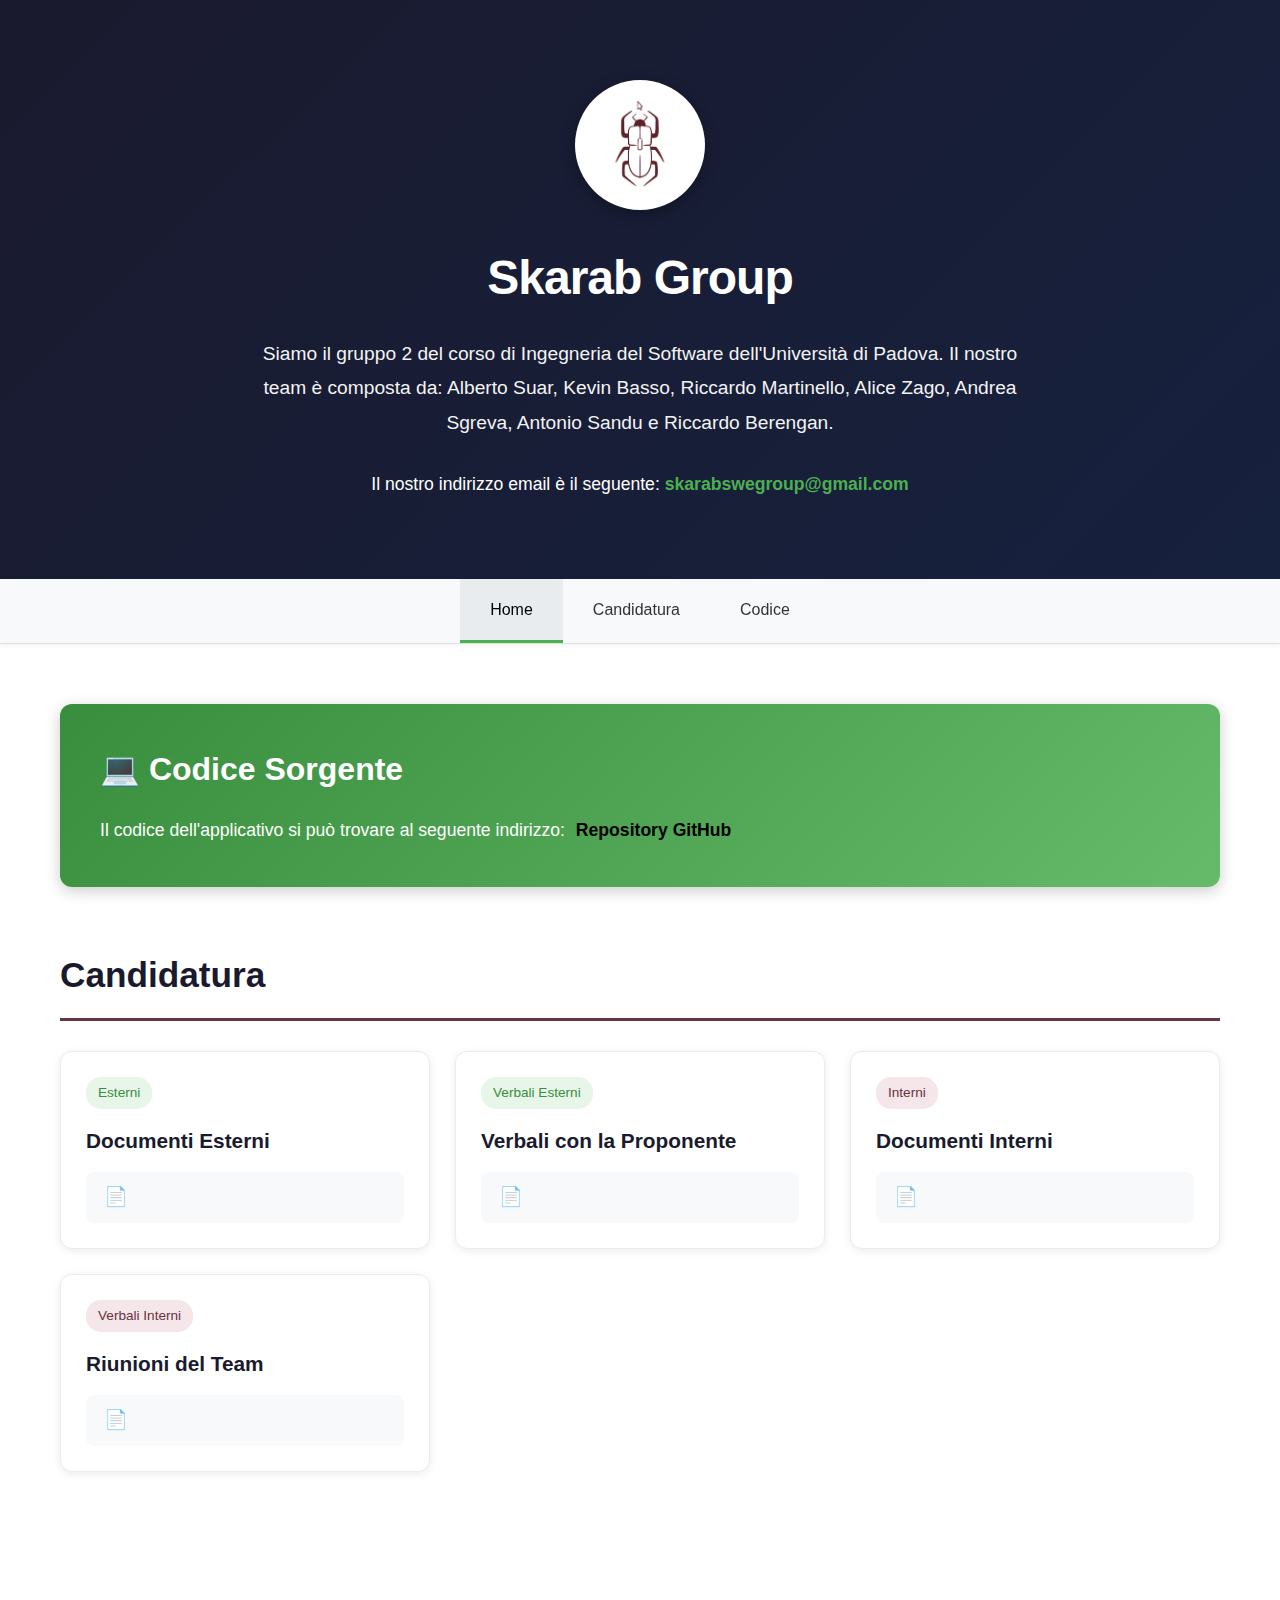
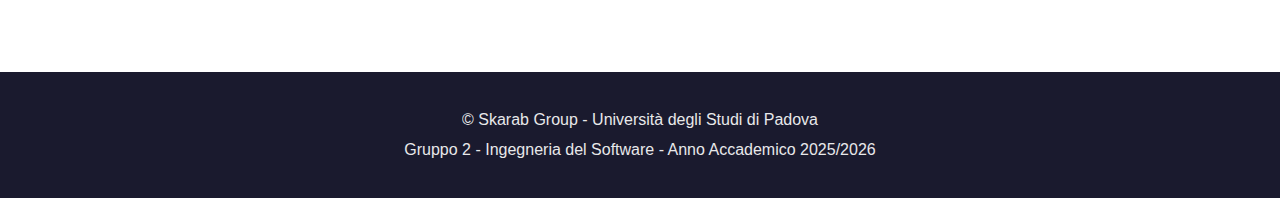
<file: website/index.html>
<!DOCTYPE html>
<html lang="it">
<head>
    <meta charset="UTF-8">
    <meta name="viewport" content="width=device-width, initial-scale=1.0">
    <title>Skarab Group - Documentazione</title>

    <link rel="stylesheet" href="style.css">
</head>
<body>
    <header>
        <!-- logo -->
      <div class="logo-circle">
        <img src="images/skarablogo_.jpg" alt="Skarab Group logo">
      </div>
        <h1>Skarab Group</h1>
        <p>Siamo il gruppo 2 del corso di Ingegneria del Software dell'Università di Padova. Il nostro team è composta da: Alberto Suar, Kevin Basso, Riccardo Martinello, Alice Zago, Andrea Sgreva, Antonio Sandu e Riccardo Berengan.</p>
        <div class="contact-info">
            Il nostro indirizzo email è il seguente:
            <a href="mailto:skarabswegroup@gmail.com">skarabswegroup@gmail.com</a>
        </div>
    </header>

    <nav>
        <ul>
            <li><a href="#home" class="active">Home</a></li>
            <!--<li><a href="#product-baseline">Product Baseline</a></li>-->
            <!--<li><a href="#rtb">RTB</a></li>-->
            <li><a href="#candidatura">Candidatura</a></li>
            <li><a href="#codice">Codice</a></li>
        </ul>
    </nav>

    <div class="container">
        <!-- Sezione Codice -->
        <div class="code-section" id="codice">
            <h2>💻 Codice Sorgente</h2>
            <p>Il codice dell'applicativo si può trovare al seguente indirizzo: 
                <a href="https://github.com/SkarabGroup" target="_blank">Repository GitHub</a>
            </p>
        </div>

        <!-- Product Baseline 
        <section class="section" id="product-baseline">
            <h2>Product Baseline</h2>
            
            <div class="doc-grid">
                <div class="doc-card esterni">
                    <span class="doc-category">Esterni</span>
                    <h3>Documenti Esterni</h3>
                    <div class="doc-links">
                        <a href="#" class="doc-link" target="_blank"></a>
                    </div>
                </div>

                <div class="doc-card esterni">
                    <span class="doc-category">Verbali Esterni</span>
                    <h3>Verbali con la Proponente</h3>
                    <div class="doc-links">
                        <a href="#" class="doc-link" target="_blank"></a>
                    </div>
                </div>

                <div class="doc-card interni">
                    <span class="doc-category">Interni</span>
                    <h3>Documenti Interni</h3>
                    <div class="doc-links">
                        <a href="#" class="doc-link" target="_blank"></a>
                    </div>
                </div>

                <div class="doc-card interni">
                    <span class="doc-category">Verbali Interni</span>
                    <h3>Riunioni del Team</h3>
                    <div class="doc-links">
                        <a href="#" class="doc-link" target="_blank"></a>
                    </div>
                </div>
            </div>
        </section>-->

        <!-- Requirements and Technology Baseline 
        <section class="section" id="rtb">
            <h2>Requirements and Technology Baseline</h2>
            
            <div class="doc-grid">
                <div class="doc-card esterni">
                    <span class="doc-category">Esterni</span>
                    <h3>Documenti Esterni</h3>
                    <div class="doc-links">
                        <a href="#" class="doc-link" target="_blank"></a>
                    </div>
                </div>

                <div class="doc-card esterni">
                    <span class="doc-category">Verbali Esterni</span>
                    <h3>Verbali con la Proponente</h3>
                    <div class="doc-links">
                        <a href="#" class="doc-link" target="_blank"></a>
                    </div>
                </div>

                <div class="doc-card interni">
                    <span class="doc-category">Interni</span>
                    <h3>Documenti Interni</h3>
                    <div class="doc-links">
                        <a href="#" class="doc-link" target="_blank"></a>
                    </div>
                </div>

                <div class="doc-card interni">
                    <span class="doc-category">Verbali Interni</span>
                    <h3>Riunioni del Team</h3>
                    <div class="doc-links">
                        <a href="#" class="doc-link" target="_blank"></a>
                    </div>
                </div>
            </div>
        </section>-->

        <!-- Candidatura -->
        <section class="section" id="candidatura">
            <h2>Candidatura</h2>
            
            <div class="doc-grid">
                <div class="doc-card esterni">
                    <span class="doc-category">Esterni</span>
                    <h3>Documenti Esterni</h3>
                    <div class="doc-links">
                        <a href="#" class="doc-link" target="_blank"></a>
                    </div>
                </div>

                <div class="doc-card esterni">
                    <span class="doc-category">Verbali Esterni</span>
                    <h3>Verbali con la Proponente</h3>
                    <div class="doc-links">
                        <a href="#" class="doc-link" target="_blank"></a>
                    </div>
                </div>

                <div class="doc-card interni">
                    <span class="doc-category">Interni</span>
                    <h3>Documenti Interni</h3>
                    <div class="doc-links">
                        <a href="#" class="doc-link" target="_blank"></a>
                    </div>
                </div>

                <div class="doc-card interni">
                    <span class="doc-category">Verbali Interni</span>
                    <h3>Riunioni del Team</h3>
                    <div class="doc-links">
                        <a href="#" class="doc-link" target="_blank"></a>
                    </div>
                </div>
            </div>
        </section>
    </div>

    <footer>
        <p>&copy; Skarab Group - Università degli Studi di Padova</p>
        <p>Gruppo 2 - Ingegneria del Software - Anno Accademico 2025/2026</p>
    </footer>

    <!-- Collega il file JavaScript -->
    <script src="script.js"></script>
</body>
</html>
</file>
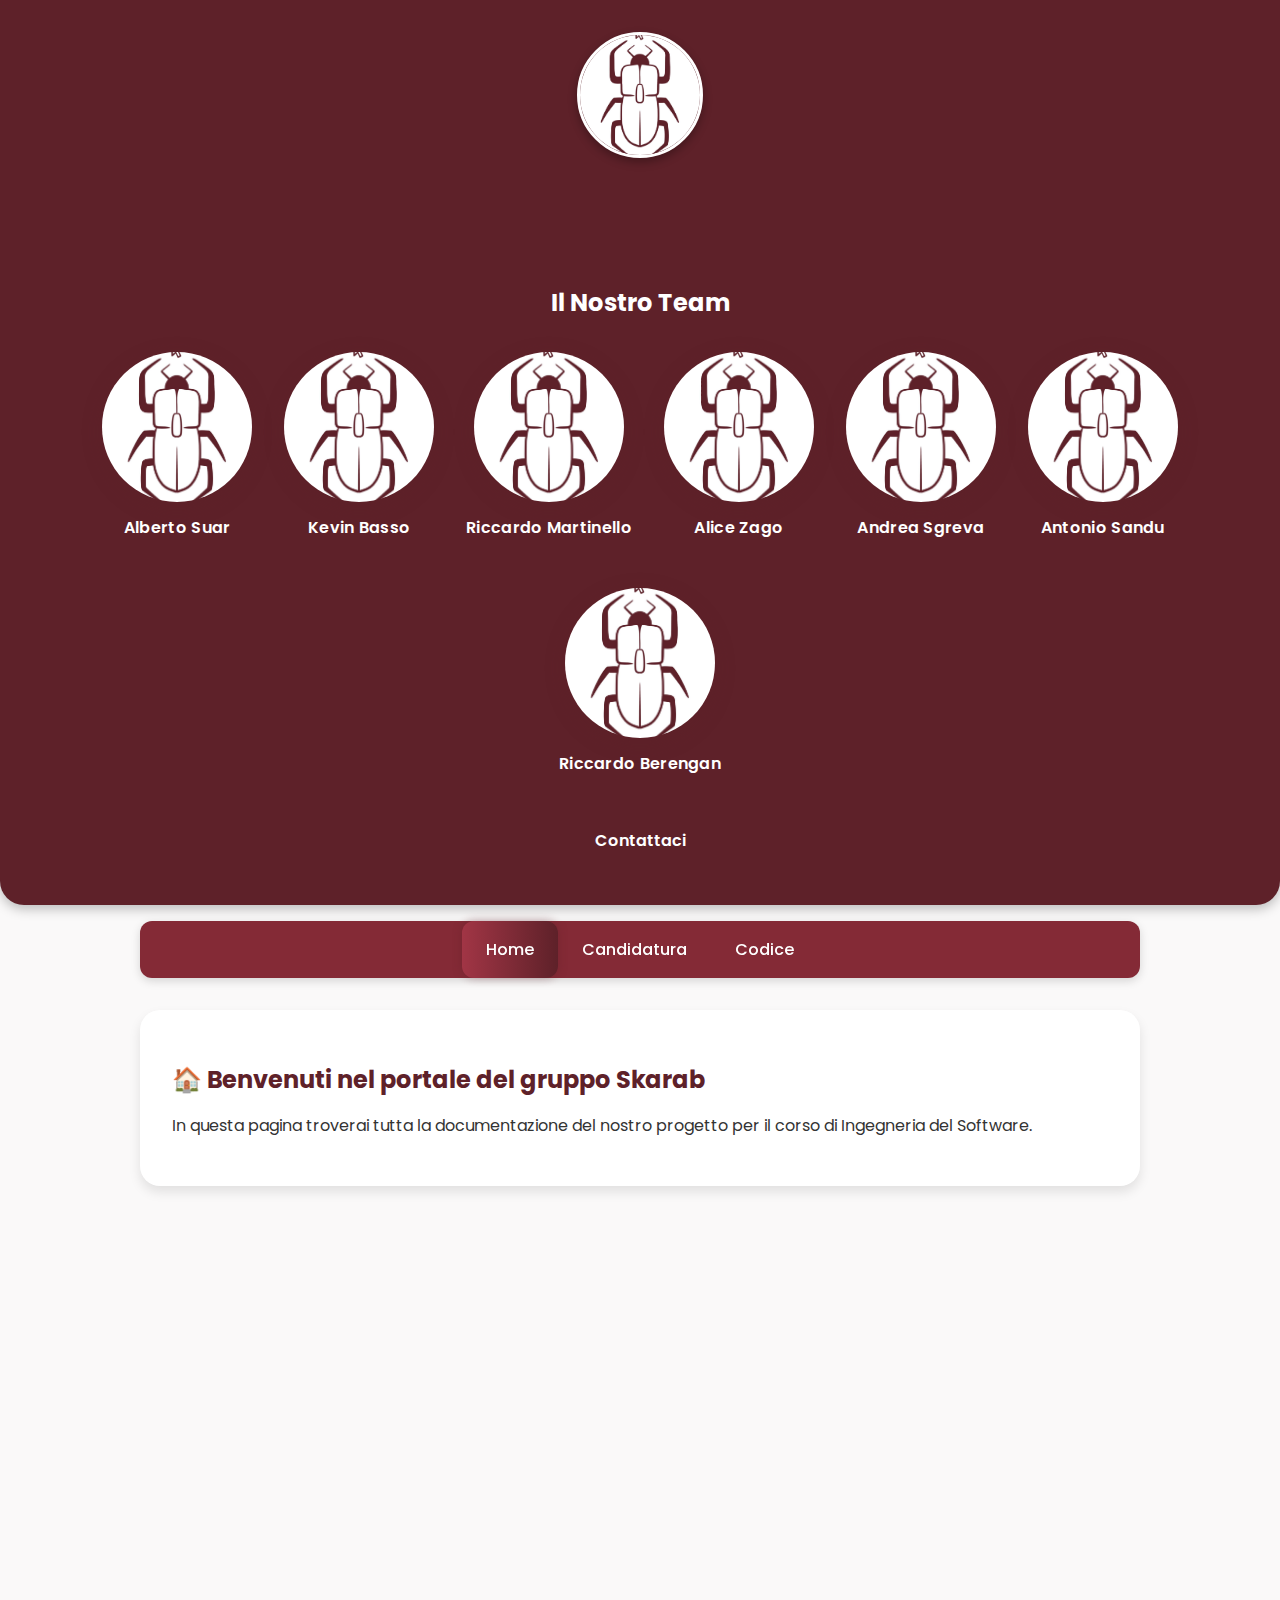
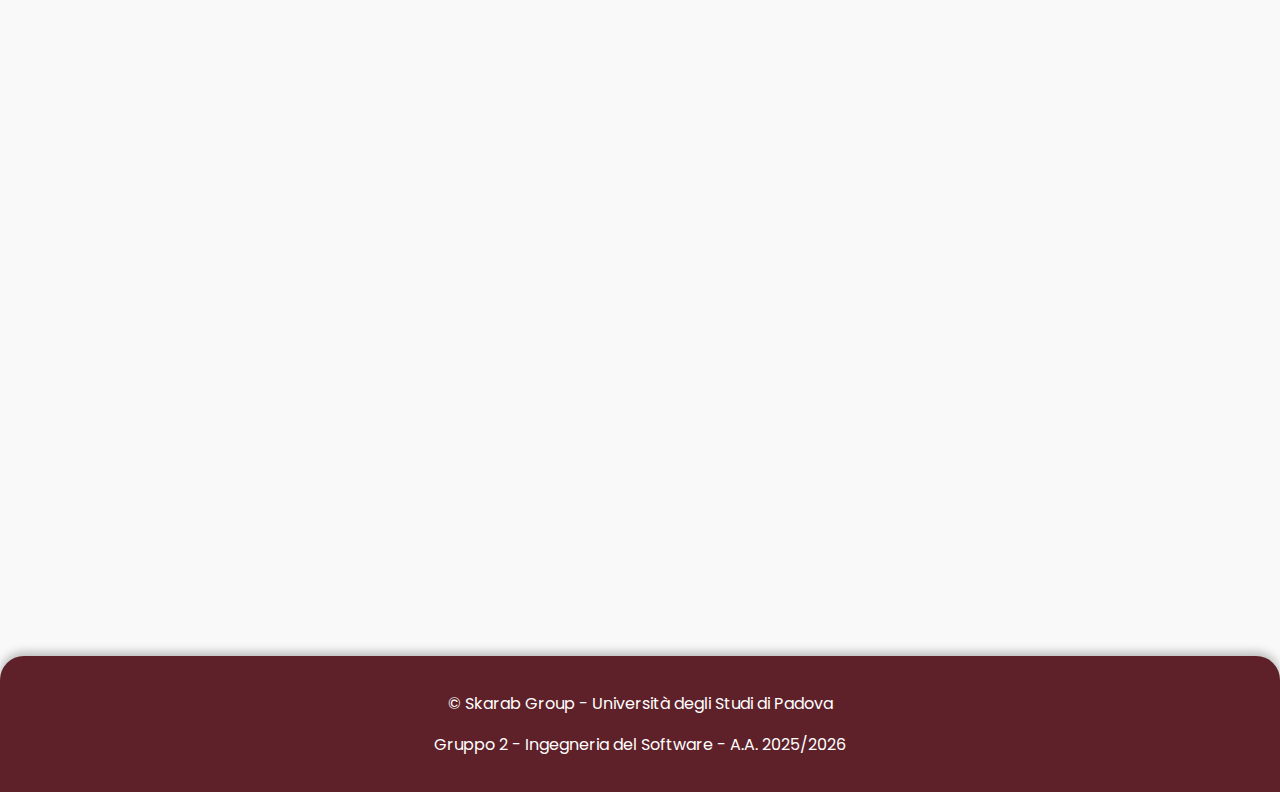
<file: test.html>
<!DOCTYPE html>
<html lang="it">
<head>
  <meta charset="UTF-8">
  <meta name="viewport" content="width=device-width, initial-scale=1.0">
  <title>Skarab Group - Documentazione</title>
  <link href="https://fonts.googleapis.com/css2?family=Poppins:wght@400;500;600;700&display=swap" rel="stylesheet">
  <link rel="stylesheet" href="website/test.css">
</head>
<body>
  <header>
    <div class="logo-circle">
      <img src="website/images/skarablogo_.jpg" alt="Skarab Group logo">
    </div>
    <h1>Skarab Group</h1>
    <section class="team-box">
      <h2>Il Nostro Team</h2>
      <div class="team-section">
        <div class="team-member">
          <img src="website/images/skarablogo_.jpg" alt="Alberto Suar">
          <p>Alberto Suar</p>
        </div>
        <div class="team-member">
          <img src="website/images/skarablogo_.jpg" alt="Kevin Basso">
          <p>Kevin Basso</p>
        </div>
        <div class="team-member">
          <img src="website/images/skarablogo_.jpg" alt="Riccardo Martinello">
          <p>Riccardo Martinello</p>
        </div>
        <div class="team-member">
          <img src="website/images/skarablogo_.jpg" alt="Alice Zago">
          <p>Alice Zago</p>
        </div>
        <div class="team-member">
          <img src="website/images/skarablogo_.jpg" alt="Andrea Sgreva">
          <p>Andrea Sgreva</p>
        </div>
        <div class="team-member">
          <img src="website/images/skarablogo_.jpg" alt="Antonio Sandu">
          <p>Antonio Sandu</p>
        </div>
        <div class="team-member">
          <img src="website/images/skarablogo_.jpg" alt="Riccardo Berengan">
          <p>Riccardo Berengan</p>
        </div>
      </div>
    </section>
    <div class="contact-button">
      <a href="https://mail.google.com/mail/?view=cm&fs=1&to=skarabswegroup@gmail.com" target="_blank" rel="noopener noreferrer">
        Contattaci
      </a>
    </div>
  </header>
  <nav>
    <ul>
      <li><a href="#home" class="active">Home</a></li>
      <li><a href="#candidatura">Candidatura</a></li>
      <li><a href="#codice">Codice</a></li>
    </ul>
  </nav>
  <main class="container">
    <section class="section" id="home">
      <h2>🏠 Benvenuti nel portale del gruppo Skarab</h2>
      <p>
        In questa pagina troverai tutta la documentazione del nostro progetto per il corso di Ingegneria del Software.
      </p>
    </section>
    <section class="section" id="codice">
      <h2>💻 Repository Documentazione</h2>
      <div class="doc-grid">
        <div class="doc-card codice">
          <span class="doc-category">Repository</span>
          <h3>Documentazione Ufficiale</h3>
          <div class="doc-links">
            <a href="https://github.com/SkarabGroup/DocumentazioneProgetto" class="doc-link" target="_blank">
              Vai al Repository GitHub →
            </a>
          </div>
        </div>
      </div>
    </section>
    <section class="section" id="candidatura">
      <h2>📄 Candidatura</h2>
      <div class="doc-grid">
        <div class="doc-card candidatura">
          <span class="doc-category">Candidatura</span>
          <h3>Proposta di Candidatura</h3>
          <div class="doc-links">
            <a href="candidatura/Proposta_di_Candidatura.pdf" class="doc-link" target="_blank">
              Proposta di Candidatura | v1.1
            </a>
          </div>
        </div>
        <div class="doc-card interni">
          <span class="doc-category">Interni</span>
          <h3>Documenti Interni</h3>
          <div class="doc-links">
            <a href="candidatura/Motivazioni_Scelta_Capitolato.pdf" class="doc-link" target="_blank">Motivazioni | v1.1</a>
            <a href="candidatura/Dichiarazione_Impegni.pdf" class="doc-link" target="_blank">Costi e Orari | v1.3</a>
            <a href="candidatura/WoW_Skarab_Group.pdf" class="doc-link" target="_blank">Way of Working | v1.1</a>
          </div>
        </div>
        <div class="doc-card esterni">
          <span class="doc-category">Verbali Esterni</span>
          <h3>Verbali con la Proponente</h3>
          <div class="doc-links">
            <a href="verbali/esterni/Ergon_22-10_firmato.pdf" class="doc-link" target="_blank">Verbale Ergon | 2025 - 10 - 22</a>
            <a href="verbali/esterni/skarab_M31_23-10_signed.pdf" class="doc-link" target="_blank">Verbale M31 | 2025 - 10 - 23</a>
          </div>
        </div>
        <div class="doc-card interni">
          <span class="doc-category">Verbali Interni</span>
          <h3>Riunioni del Team</h3>
          <div class="doc-links">
            <a href="verbali/interni/Riunione30_10_25.pdf" class="doc-link" target="_blank">Riunione 2025 - 10 - 30</a>
            <a href="verbali/interni/Riunione25_10_25.pdf" class="doc-link" target="_blank">Riunione 2025 - 10 - 25</a>
            <a href="verbali/interni/Riunione18_10_25.pdf" class="doc-link" target="_blank">Riunione 2025 - 10 - 18</a>
          </div>
        </div>
      </div>
    </section>
  </main>
  <footer>
    <p>&copy; Skarab Group - Università degli Studi di Padova</p>
    <p>Gruppo 2 - Ingegneria del Software - A.A. 2025/2026</p>
  </footer>
  <script src="website/test.js"></script>
</body>
</html>
</file>
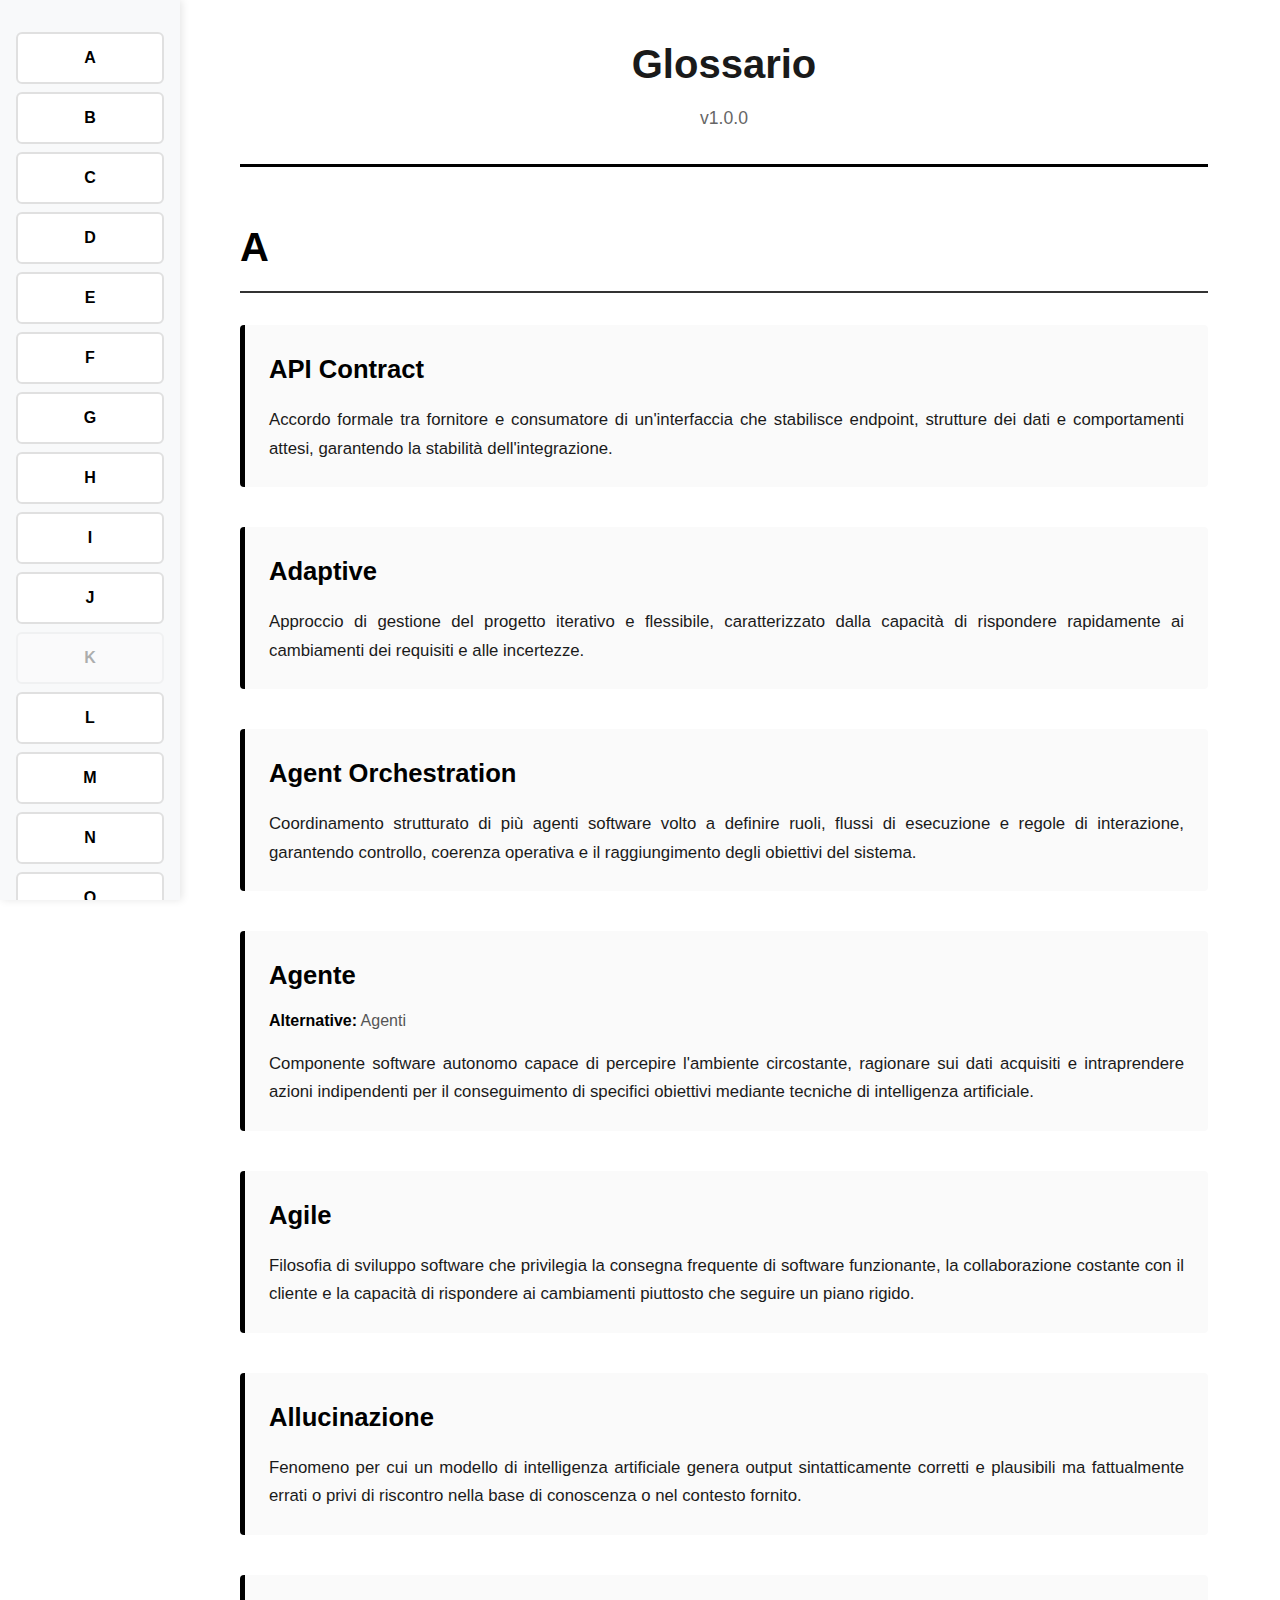
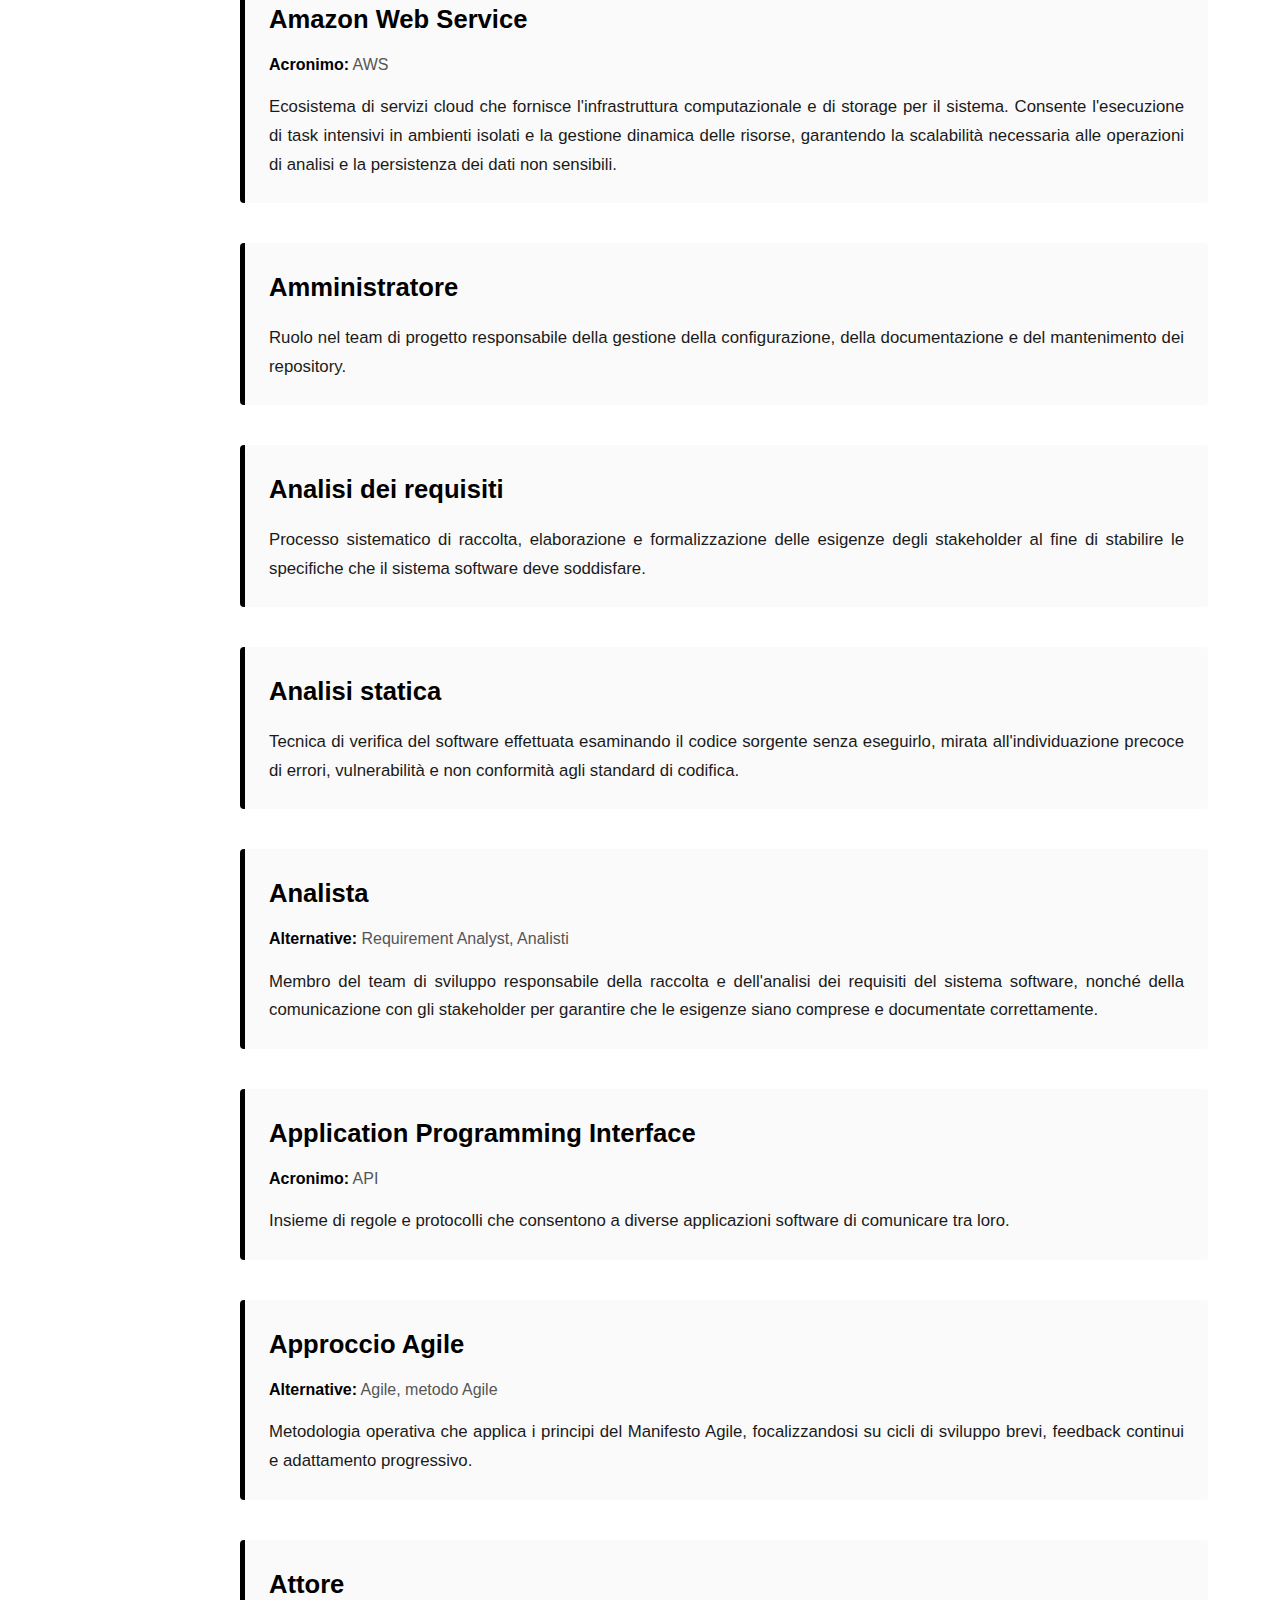
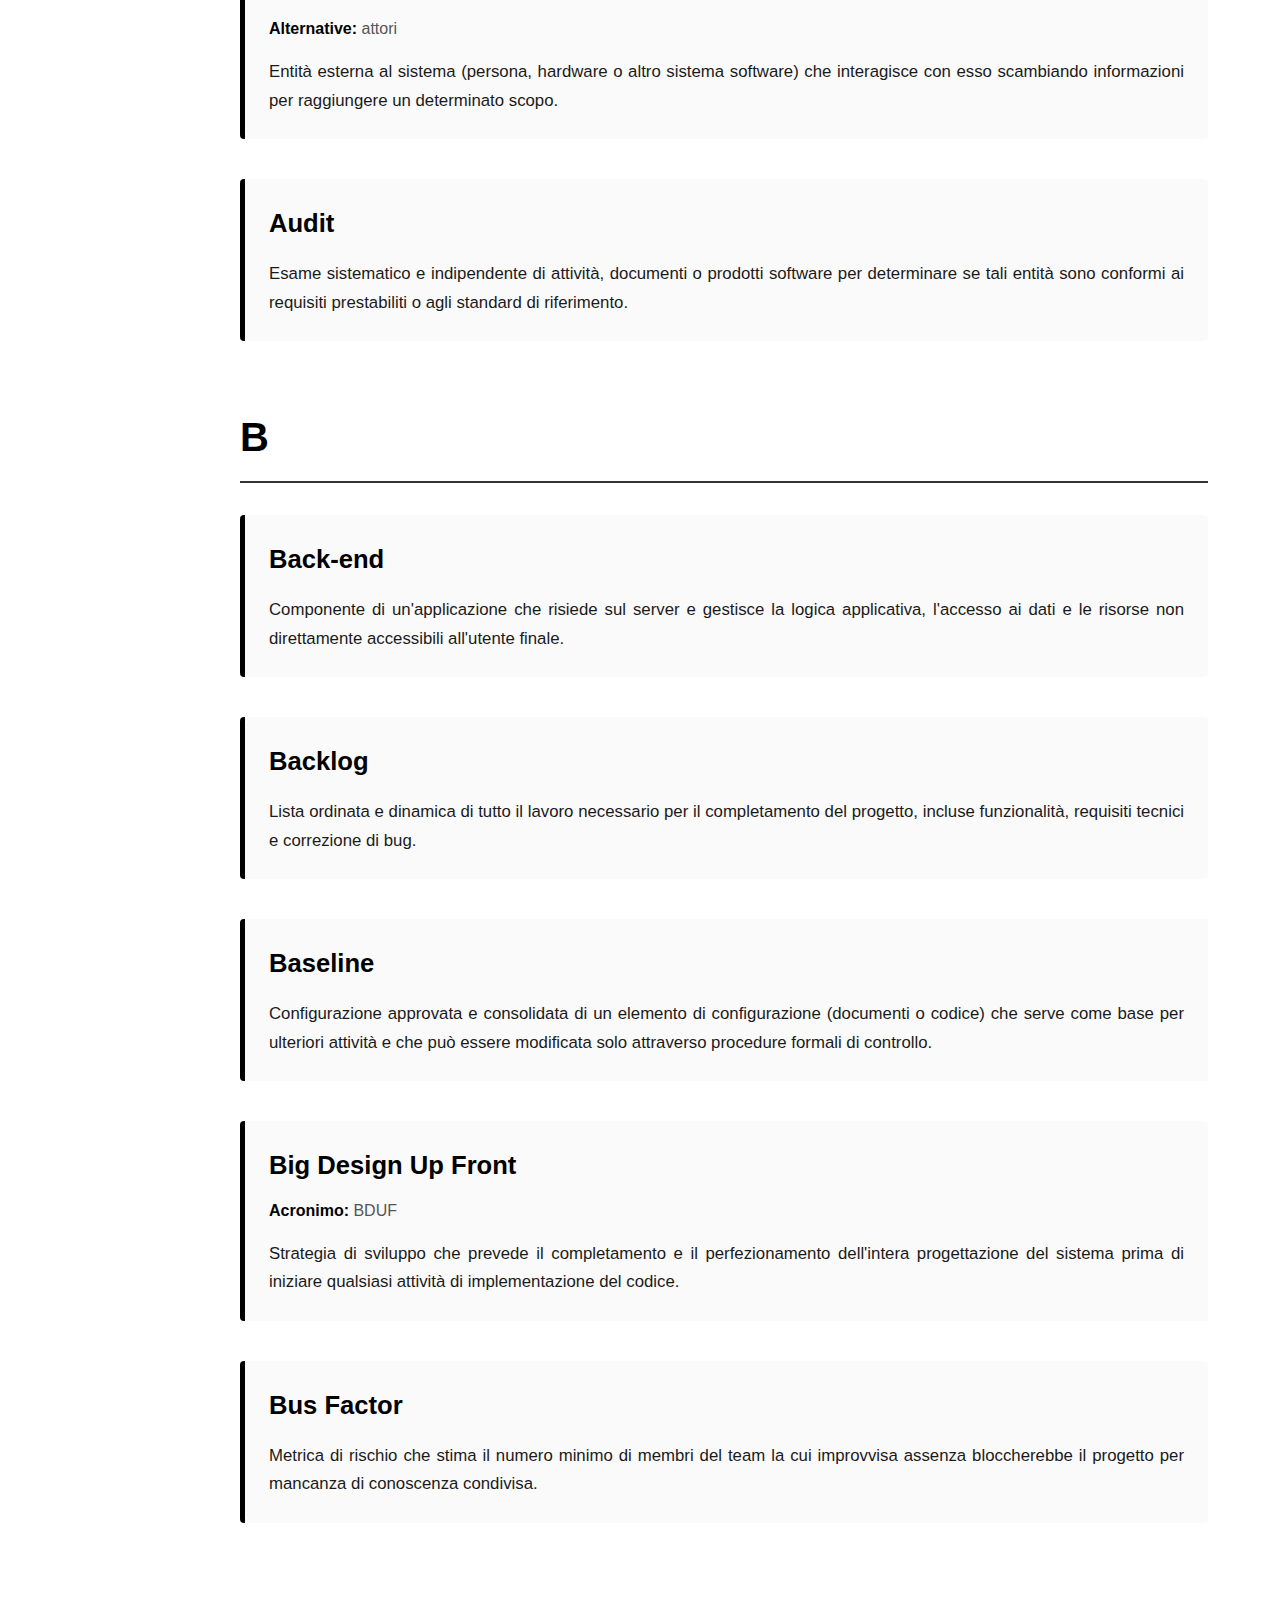
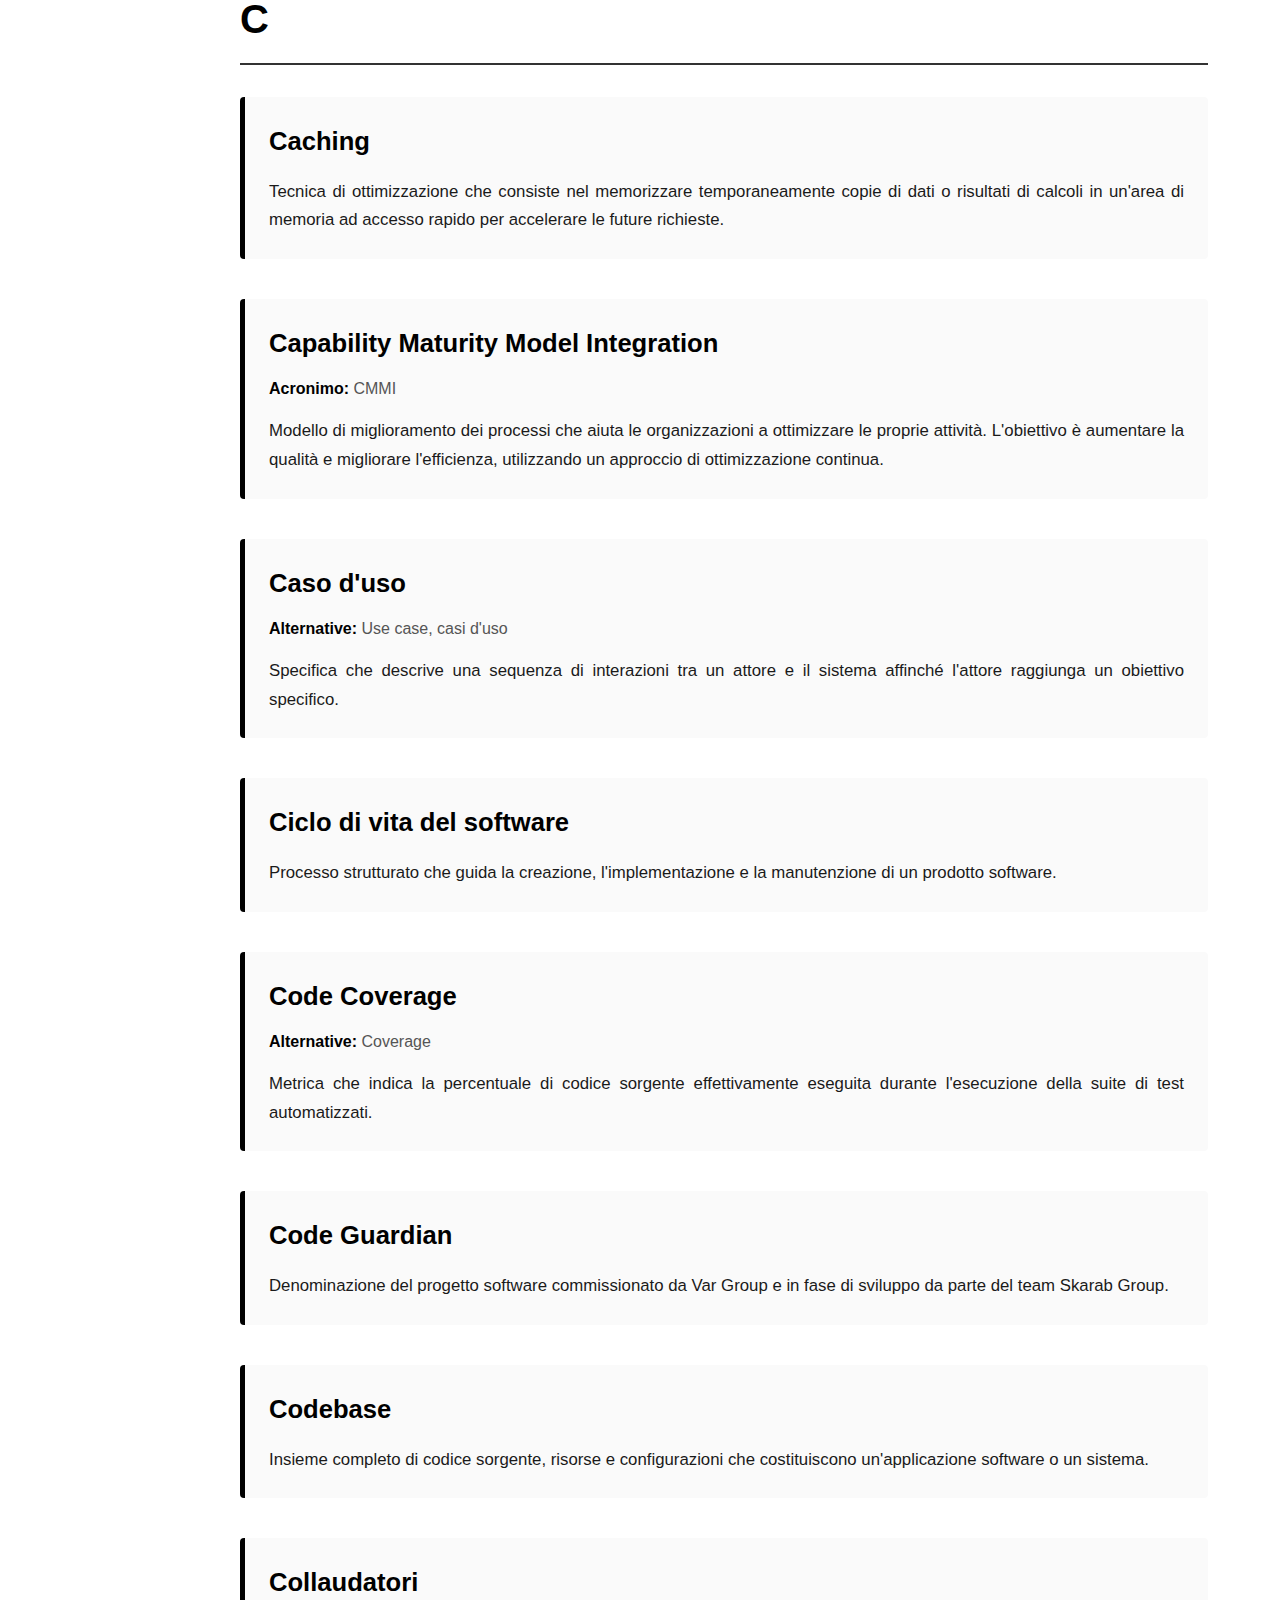
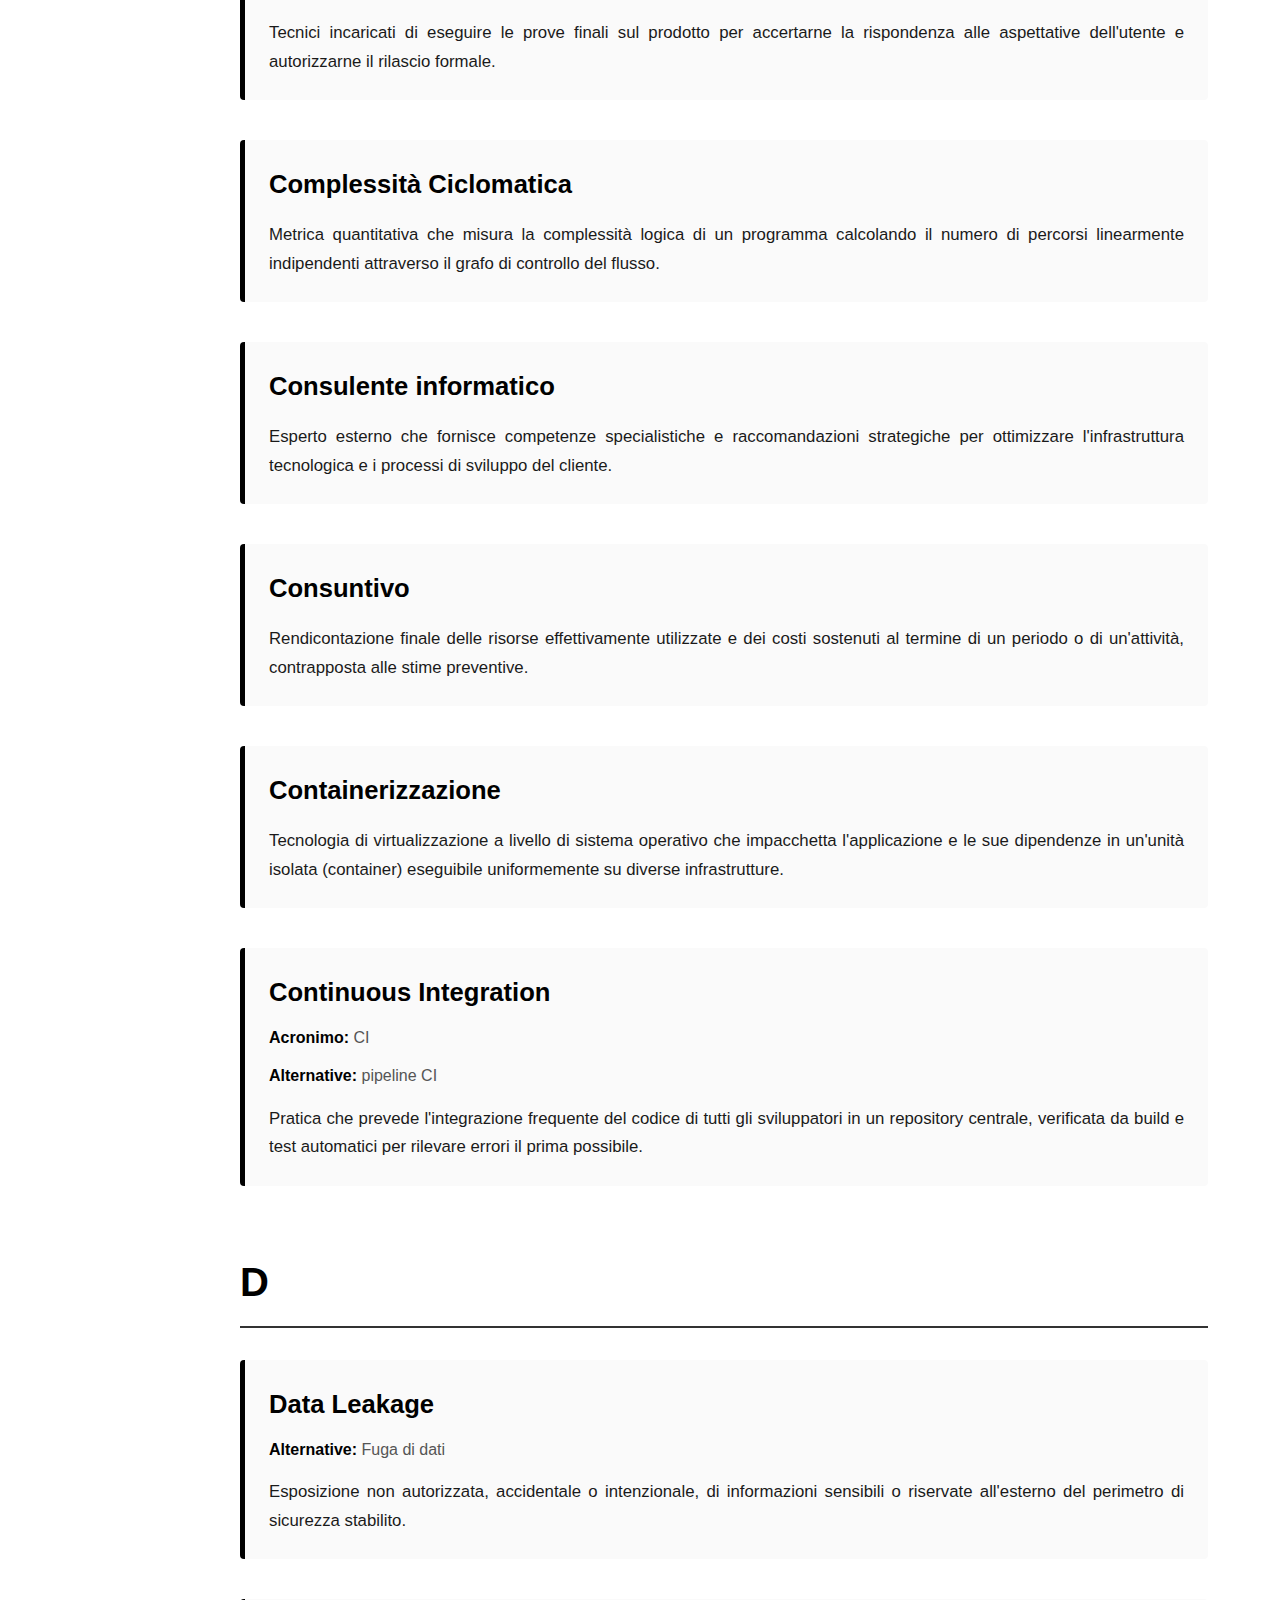
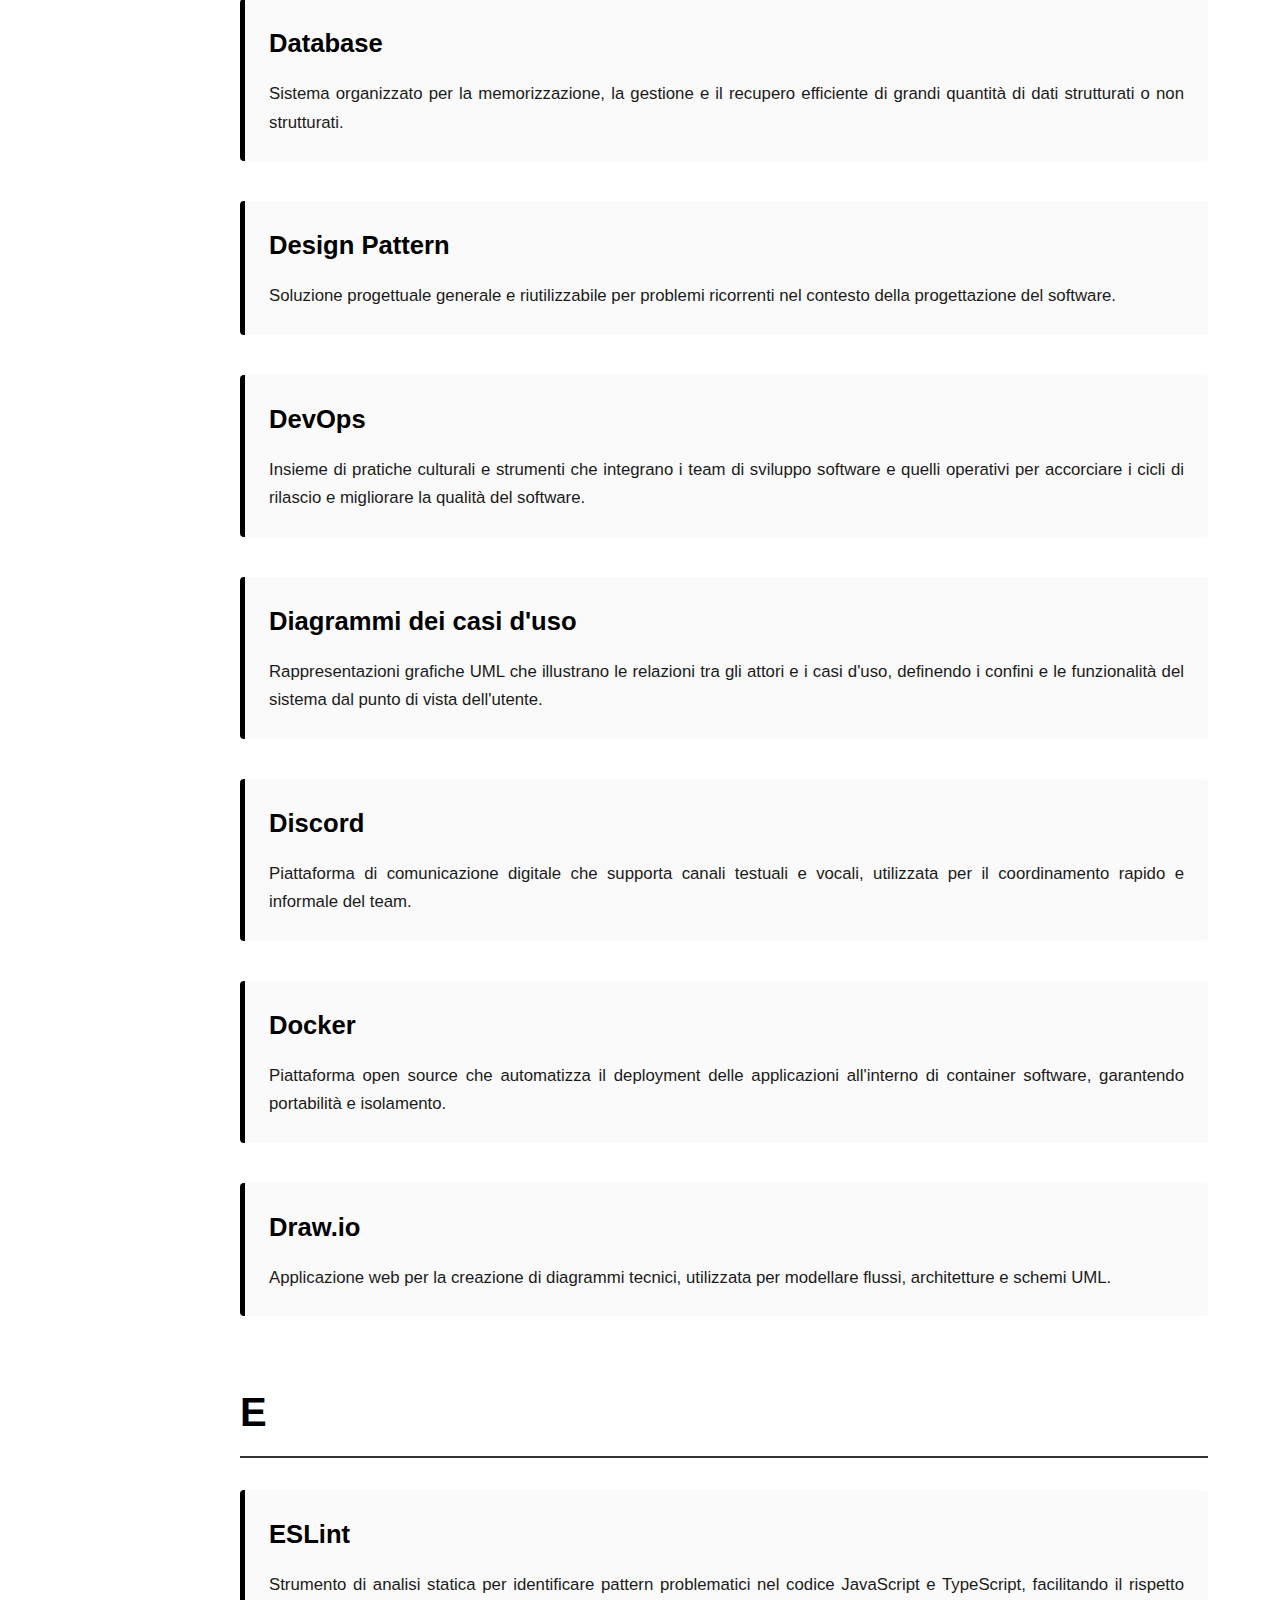
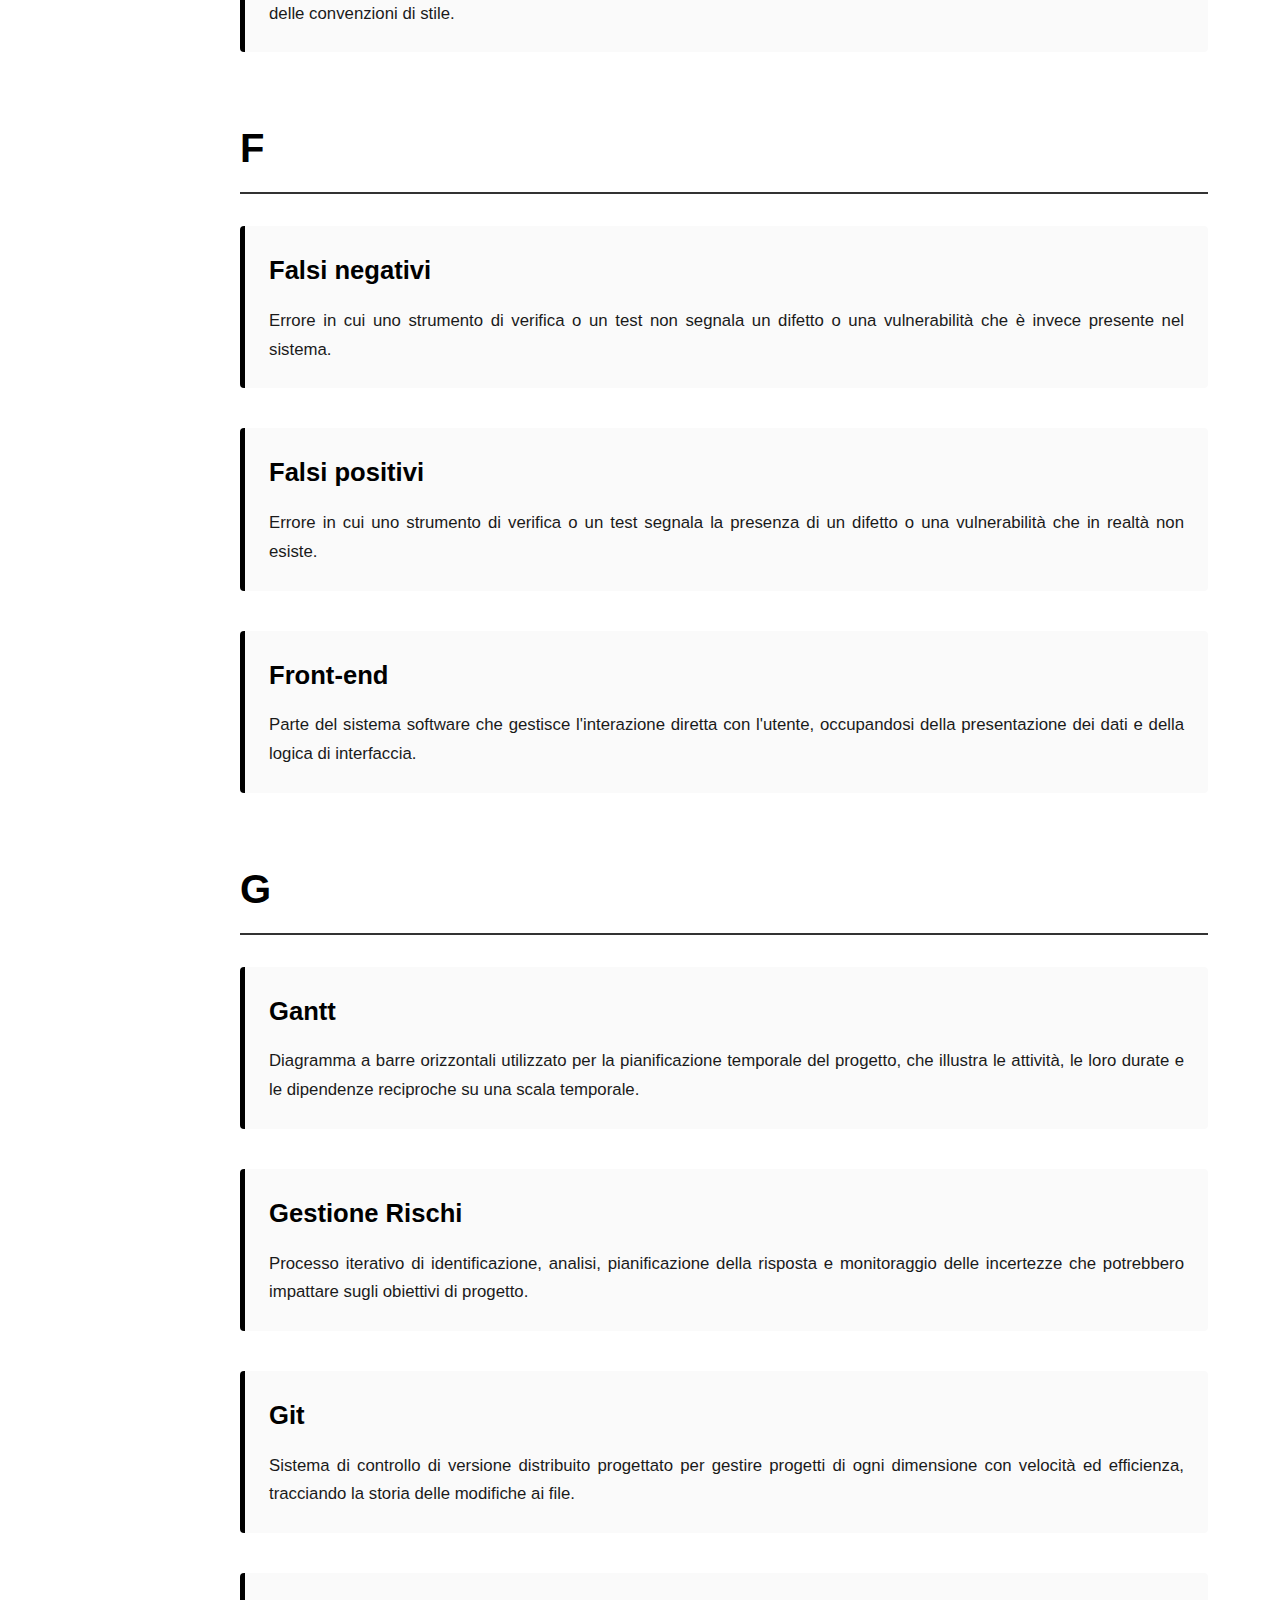
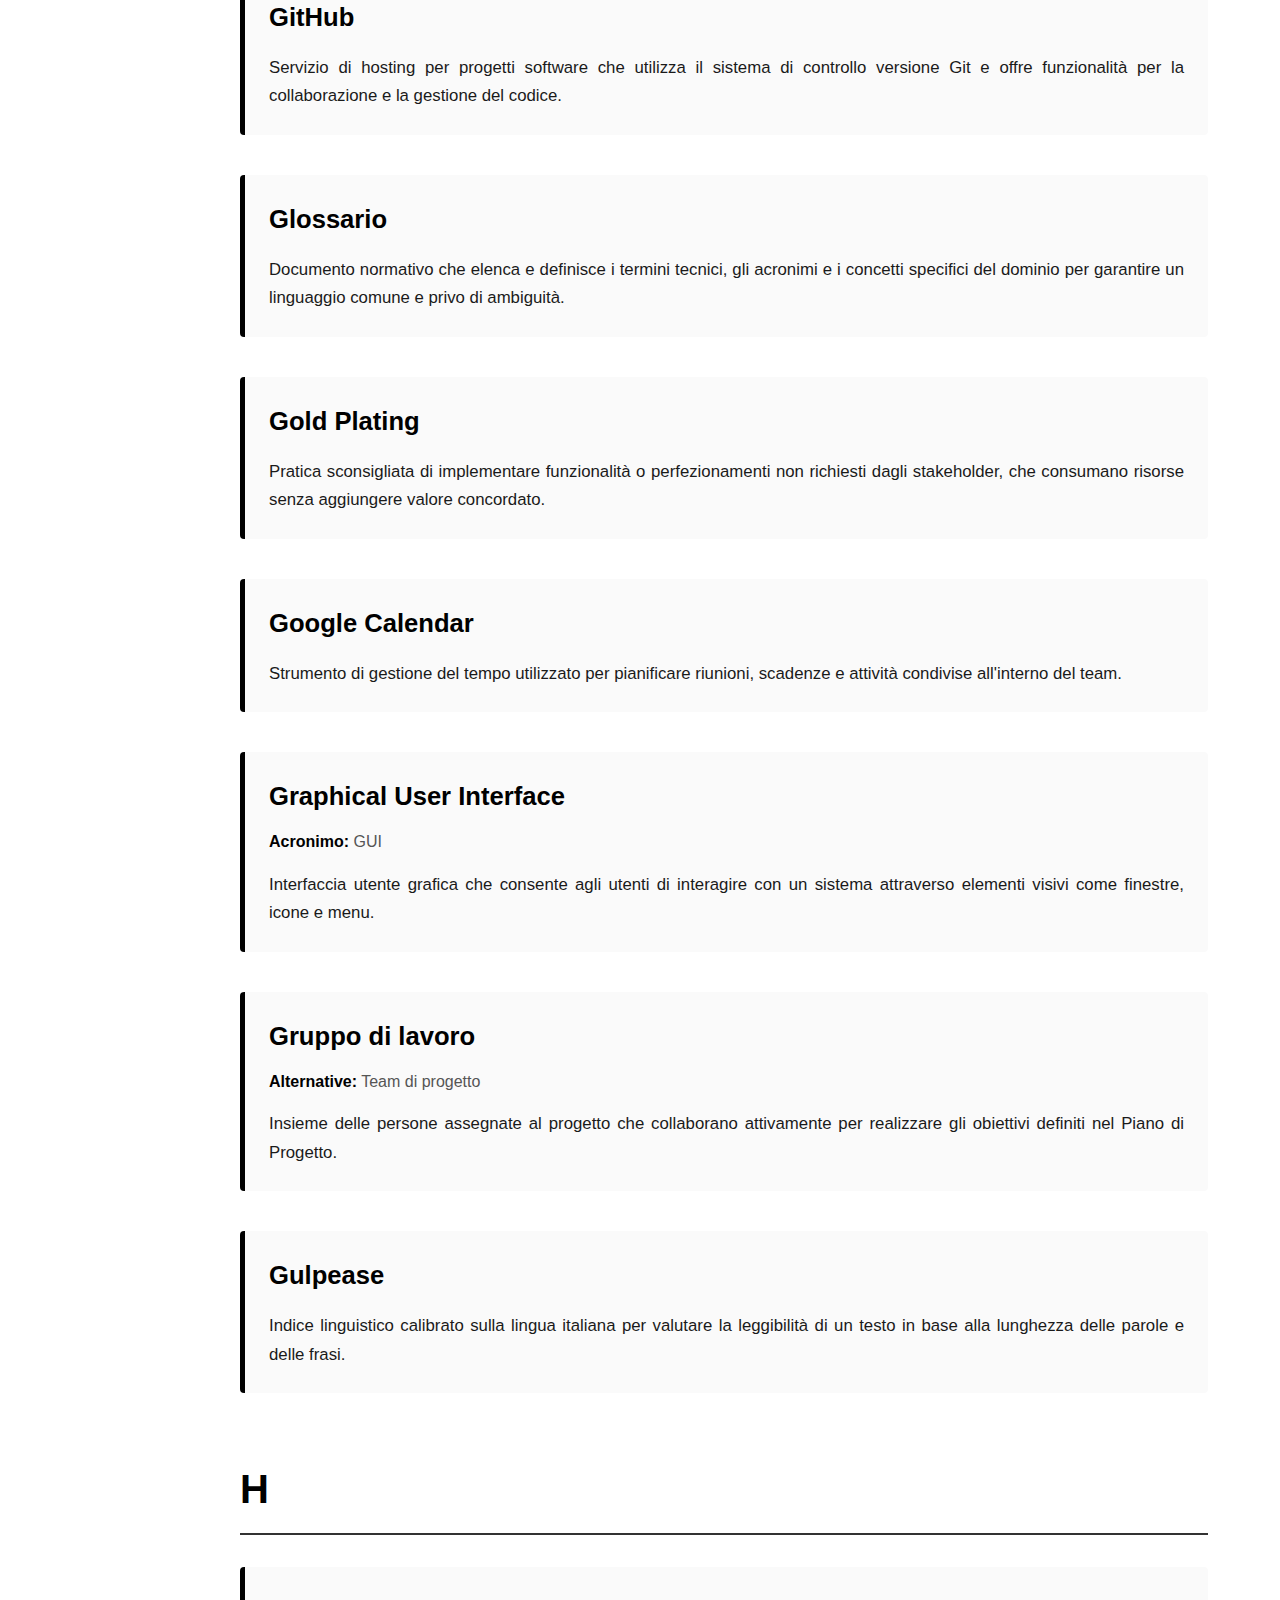
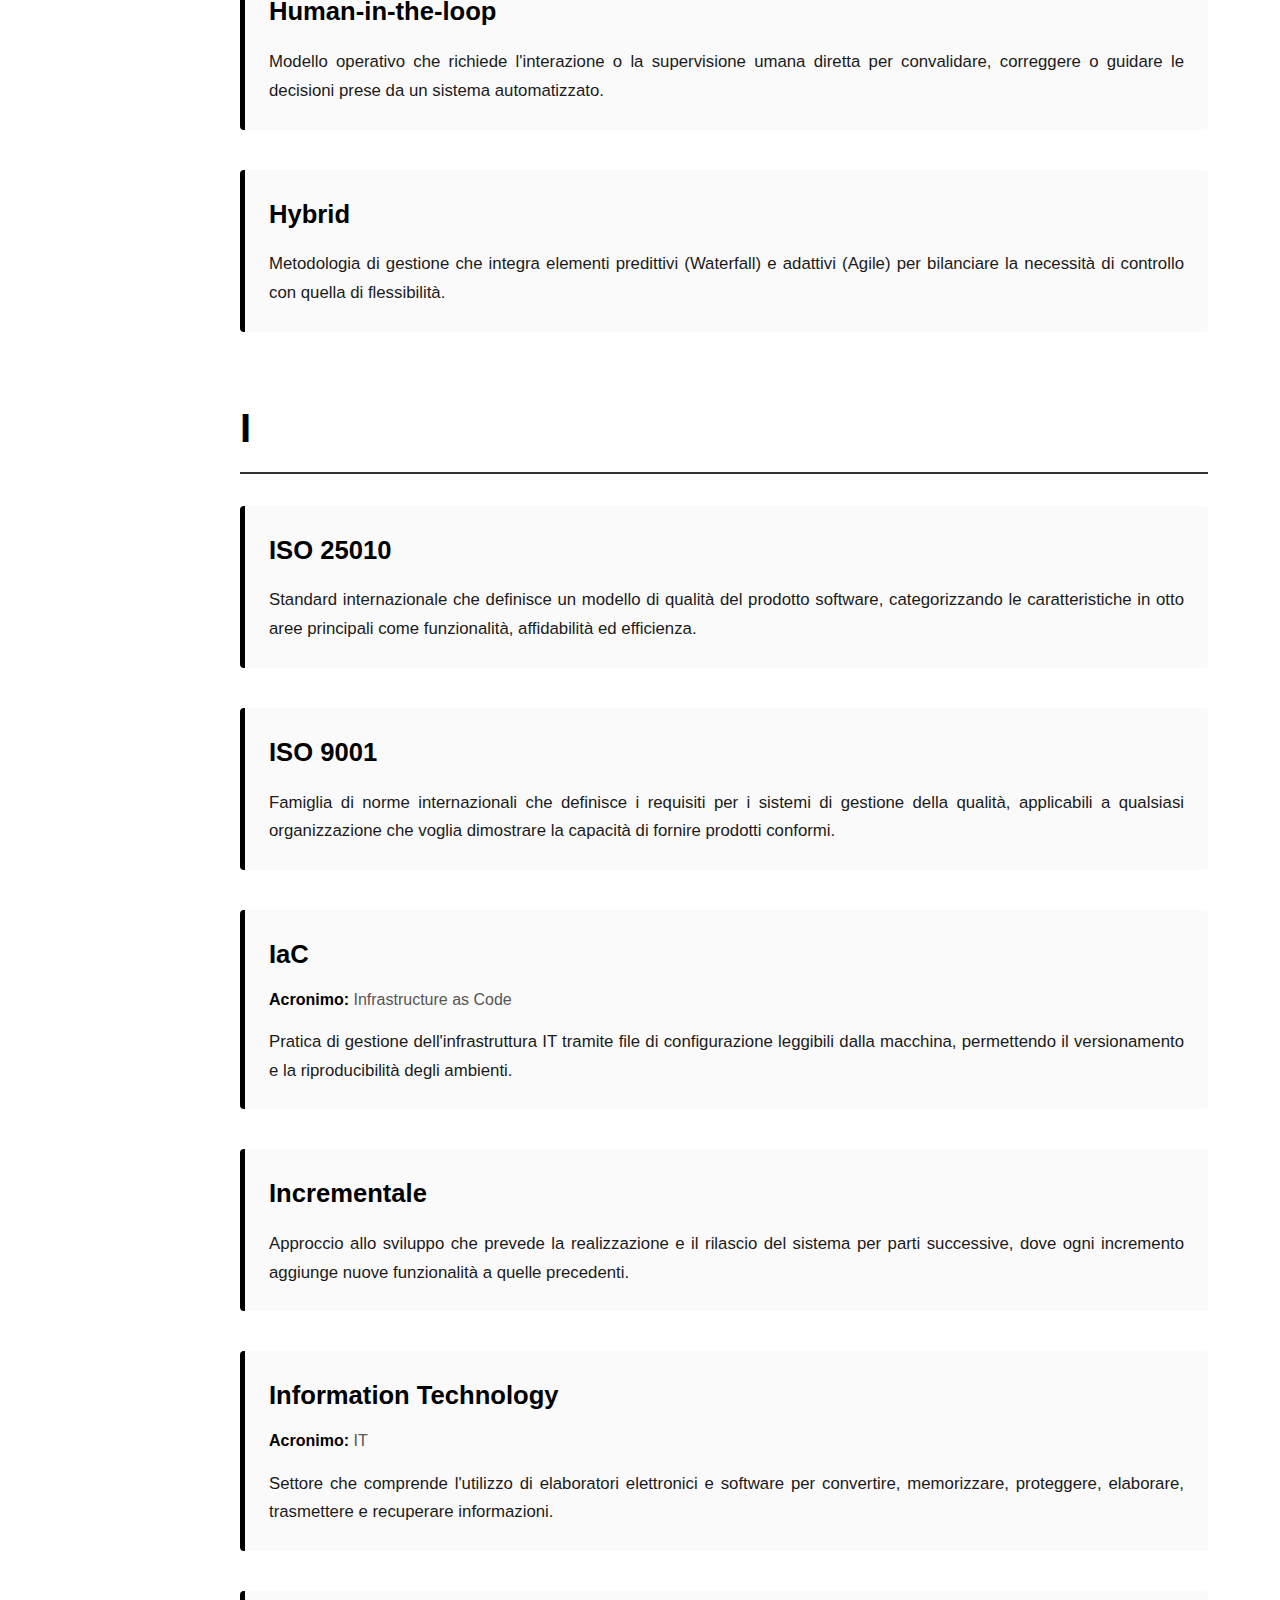
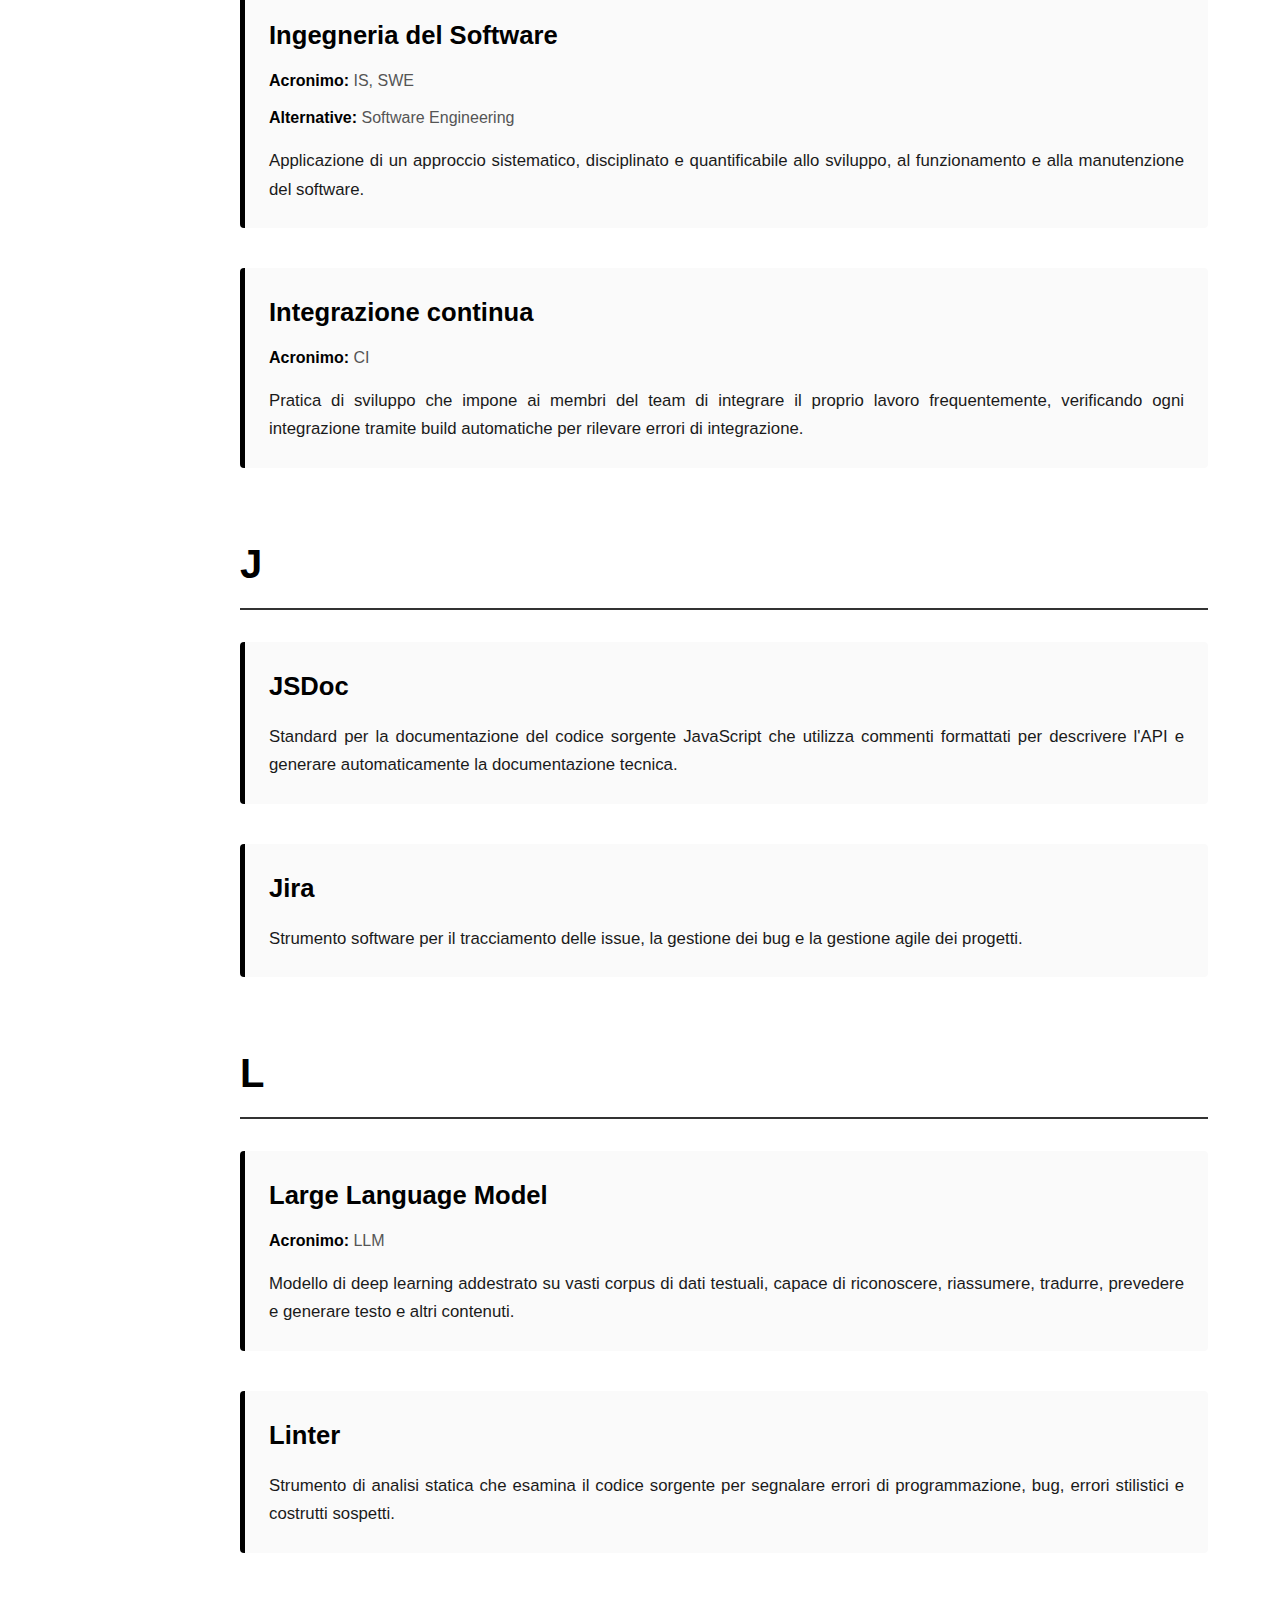
<file: Glossario/glossario.html>
<!DOCTYPE html>
<html lang="it">
<head>
    <meta charset="UTF-8">
    <meta name="viewport" content="width=device-width, initial-scale=1.0">
    <title>Glossario v1.0.0</title>
    <link rel="stylesheet" href="style.css">
</head>
<body>
    <header>
        <h1>Glossario</h1>
        <div class="version">v1.0.0</div>
    </header>

    <nav>
        <div class="alphabet-nav">
            <a href="#A">A</a>
            <a href="#B">B</a>
            <a href="#C">C</a>
            <a href="#D">D</a>
            <a href="#E">E</a>
            <a href="#F">F</a>
            <a href="#G">G</a>
            <a href="#H">H</a>
            <a href="#I">I</a>
            <a href="#J">J</a>
            <a href="#K" class="disabled">K</a>
            <a href="#L">L</a>
            <a href="#M">M</a>
            <a href="#N">N</a>
            <a href="#O">O</a>
            <a href="#P">P</a>
            <a href="#Q">Q</a>
            <a href="#R">R</a>
            <a href="#S">S</a>
            <a href="#T">T</a>
            <a href="#U">U</a>
            <a href="#V">V</a>
            <a href="#W">W</a>
            <a href="#X" class="disabled">X</a>
            <a href="#Y" class="disabled">Y</a>
            <a href="#Z" class="disabled">Z</a>
        </div>
    </nav>

    <main>
        <section class="letter-section" id="A">
            <h2 class="letter-heading">A</h2>

            <article class="term" id="api-contract">
                <h3 class="term-title">API Contract</h3>
                <p class="term-description">Accordo formale tra fornitore e consumatore di un'interfaccia che stabilisce endpoint, strutture dei dati e comportamenti attesi, garantendo la stabilità dell'integrazione.</p>
            </article>

            <article class="term" id="adaptive">
                <h3 class="term-title">Adaptive</h3>
                <p class="term-description">Approccio di gestione del progetto iterativo e flessibile, caratterizzato dalla capacità di rispondere rapidamente ai cambiamenti dei requisiti e alle incertezze.</p>
            </article>

            <article class="term" id="agent-orchestration">
                <h3 class="term-title">Agent Orchestration</h3>
                <p class="term-description">Coordinamento strutturato di più agenti software volto a definire ruoli, flussi di esecuzione e regole di interazione, garantendo controllo, coerenza operativa e il raggiungimento degli obiettivi del sistema.</p>
            </article>

            <article class="term" id="agente">
                <h3 class="term-title">Agente</h3>
                <div class="term-meta">
                    <span class="term-label">Alternative:</span> Agenti
                </div>
                <p class="term-description">Componente software autonomo capace di percepire l'ambiente circostante, ragionare sui dati acquisiti e intraprendere azioni indipendenti per il conseguimento di specifici obiettivi mediante tecniche di intelligenza artificiale.</p>
            </article>

            <article class="term" id="agile">
                <h3 class="term-title">Agile</h3>
                <p class="term-description">Filosofia di sviluppo software che privilegia la consegna frequente di software funzionante, la collaborazione costante con il cliente e la capacità di rispondere ai cambiamenti piuttosto che seguire un piano rigido.</p>
            </article>

            <article class="term" id="allucinazione">
                <h3 class="term-title">Allucinazione</h3>
                <p class="term-description">Fenomeno per cui un modello di intelligenza artificiale genera output sintatticamente corretti e plausibili ma fattualmente errati o privi di riscontro nella base di conoscenza o nel contesto fornito.</p>
            </article>

            <article class="term" id="amazon-web-service">
                <h3 class="term-title">Amazon Web Service</h3>
                <div class="term-meta">
                    <span class="term-label">Acronimo:</span> AWS
                </div>
                <p class="term-description">Ecosistema di servizi cloud che fornisce l'infrastruttura computazionale e di storage per il sistema. Consente l'esecuzione di task intensivi in ambienti isolati e la gestione dinamica delle risorse, garantendo la scalabilità necessaria alle operazioni di analisi e la persistenza dei dati non sensibili.</p>
            </article>

            <article class="term" id="amministratore">
                <h3 class="term-title">Amministratore</h3>
                <p class="term-description">Ruolo nel team di progetto responsabile della gestione della configurazione, della documentazione e del mantenimento dei repository.</p>
            </article>

            <article class="term" id="analisi-dei-requisiti">
                <h3 class="term-title">Analisi dei requisiti</h3>
                <p class="term-description">Processo sistematico di raccolta, elaborazione e formalizzazione delle esigenze degli stakeholder al fine di stabilire le specifiche che il sistema software deve soddisfare.</p>
            </article>

            <article class="term" id="analisi-statica">
                <h3 class="term-title">Analisi statica</h3>
                <p class="term-description">Tecnica di verifica del software effettuata esaminando il codice sorgente senza eseguirlo, mirata all'individuazione precoce di errori, vulnerabilità e non conformità agli standard di codifica.</p>
            </article>

            <article class="term" id="analista">
                <h3 class="term-title">Analista</h3>
                <div class="term-meta">
                    <span class="term-label">Alternative:</span> Requirement Analyst, Analisti
                </div>
                <p class="term-description">Membro del team di sviluppo responsabile della raccolta e dell'analisi dei requisiti del sistema software, nonché della comunicazione con gli stakeholder per garantire che le esigenze siano comprese e documentate correttamente.</p>
            </article>

            <article class="term" id="application-programming-interface">
                <h3 class="term-title">Application Programming Interface</h3>
                <div class="term-meta">
                    <span class="term-label">Acronimo:</span> API
                </div>
                <p class="term-description">Insieme di regole e protocolli che consentono a diverse applicazioni software di comunicare tra loro.</p>
            </article>

            <article class="term" id="approccio-agile">
                <h3 class="term-title">Approccio Agile</h3>
                <div class="term-meta">
                    <span class="term-label">Alternative:</span> Agile, metodo Agile
                </div>
                <p class="term-description">Metodologia operativa che applica i principi del Manifesto Agile, focalizzandosi su cicli di sviluppo brevi, feedback continui e adattamento progressivo.</p>
            </article>

            <article class="term" id="attore">
                <h3 class="term-title">Attore</h3>
                <div class="term-meta">
                    <span class="term-label">Alternative:</span> attori
                </div>
                <p class="term-description">Entità esterna al sistema (persona, hardware o altro sistema software) che interagisce con esso scambiando informazioni per raggiungere un determinato scopo.</p>
            </article>

            <article class="term" id="audit">
                <h3 class="term-title">Audit</h3>
                <p class="term-description">Esame sistematico e indipendente di attività, documenti o prodotti software per determinare se tali entità sono conformi ai requisiti prestabiliti o agli standard di riferimento.</p>
            </article>

        </section>

        <section class="letter-section" id="B">
            <h2 class="letter-heading">B</h2>

            <article class="term" id="back-end">
                <h3 class="term-title">Back-end</h3>
                <p class="term-description">Componente di un'applicazione che risiede sul server e gestisce la logica applicativa, l'accesso ai dati e le risorse non direttamente accessibili all'utente finale.</p>
            </article>

            <article class="term" id="backlog">
                <h3 class="term-title">Backlog</h3>
                <p class="term-description">Lista ordinata e dinamica di tutto il lavoro necessario per il completamento del progetto, incluse funzionalità, requisiti tecnici e correzione di bug.</p>
            </article>

            <article class="term" id="baseline">
                <h3 class="term-title">Baseline</h3>
                <p class="term-description">Configurazione approvata e consolidata di un elemento di configurazione (documenti o codice) che serve come base per ulteriori attività e che può essere modificata solo attraverso procedure formali di controllo.</p>
            </article>

            <article class="term" id="big-design-up-front">
                <h3 class="term-title">Big Design Up Front</h3>
                <div class="term-meta">
                    <span class="term-label">Acronimo:</span> BDUF
                </div>
                <p class="term-description">Strategia di sviluppo che prevede il completamento e il perfezionamento dell'intera progettazione del sistema prima di iniziare qualsiasi attività di implementazione del codice.</p>
            </article>

            <article class="term" id="bus-factor">
                <h3 class="term-title">Bus Factor</h3>
                <p class="term-description">Metrica di rischio che stima il numero minimo di membri del team la cui improvvisa assenza bloccherebbe il progetto per mancanza di conoscenza condivisa.</p>
            </article>

        </section>

        <section class="letter-section" id="C">
            <h2 class="letter-heading">C</h2>

            <article class="term" id="caching">
                <h3 class="term-title">Caching</h3>
                <p class="term-description">Tecnica di ottimizzazione che consiste nel memorizzare temporaneamente copie di dati o risultati di calcoli in un'area di memoria ad accesso rapido per accelerare le future richieste.</p>
            </article>

            <article class="term" id="capability-maturity-model-integration">
                <h3 class="term-title">Capability Maturity Model Integration</h3>
                <div class="term-meta">
                    <span class="term-label">Acronimo:</span> CMMI
                </div>
                <p class="term-description">Modello di miglioramento dei processi che aiuta le organizzazioni a ottimizzare le proprie attività. L'obiettivo è aumentare la qualità e migliorare l'efficienza, utilizzando un approccio di ottimizzazione continua.</p>
            </article>

            <article class="term" id="caso-d-uso">
                <h3 class="term-title">Caso d'uso</h3>
                <div class="term-meta">
                    <span class="term-label">Alternative:</span> Use case, casi d'uso
                </div>
                <p class="term-description">Specifica che descrive una sequenza di interazioni tra un attore e il sistema affinché l'attore raggiunga un obiettivo specifico.</p>
            </article>

            <article class="term" id="ciclo-di-vita-del-software">
                <h3 class="term-title">Ciclo di vita del software</h3>
                <p class="term-description">Processo strutturato che guida la creazione, l'implementazione e la manutenzione di un prodotto software.</p>
            </article>

            <article class="term" id="code-coverage">
                <h3 class="term-title">Code Coverage</h3>
                <div class="term-meta">
                    <span class="term-label">Alternative:</span> Coverage
                </div>
                <p class="term-description">Metrica che indica la percentuale di codice sorgente effettivamente eseguita durante l'esecuzione della suite di test automatizzati.</p>
            </article>

            <article class="term" id="code-guardian">
                <h3 class="term-title">Code Guardian</h3>
                <p class="term-description">Denominazione del progetto software commissionato da Var Group e in fase di sviluppo da parte del team Skarab Group.</p>
            </article>

            <article class="term" id="codebase">
                <h3 class="term-title">Codebase</h3>
                <p class="term-description">Insieme completo di codice sorgente, risorse e configurazioni che costituiscono un'applicazione software o un sistema.</p>
            </article>

            <article class="term" id="collaudatori">
                <h3 class="term-title">Collaudatori</h3>
                <p class="term-description">Tecnici incaricati di eseguire le prove finali sul prodotto per accertarne la rispondenza alle aspettative dell'utente e autorizzarne il rilascio formale.</p>
            </article>

            <article class="term" id="complessita-ciclomatica">
                <h3 class="term-title">Complessità Ciclomatica</h3>
                <p class="term-description">Metrica quantitativa che misura la complessità logica di un programma calcolando il numero di percorsi linearmente indipendenti attraverso il grafo di controllo del flusso.</p>
            </article>

            <article class="term" id="consulente-informatico">
                <h3 class="term-title">Consulente informatico</h3>
                <p class="term-description">Esperto esterno che fornisce competenze specialistiche e raccomandazioni strategiche per ottimizzare l'infrastruttura tecnologica e i processi di sviluppo del cliente.</p>
            </article>

            <article class="term" id="consuntivo">
                <h3 class="term-title">Consuntivo</h3>
                <p class="term-description">Rendicontazione finale delle risorse effettivamente utilizzate e dei costi sostenuti al termine di un periodo o di un'attività, contrapposta alle stime preventive.</p>
            </article>

            <article class="term" id="containerizzazione">
                <h3 class="term-title">Containerizzazione</h3>
                <p class="term-description">Tecnologia di virtualizzazione a livello di sistema operativo che impacchetta l'applicazione e le sue dipendenze in un'unità isolata (container) eseguibile uniformemente su diverse infrastrutture.</p>
            </article>

            <article class="term" id="continuous-integration">
                <h3 class="term-title">Continuous Integration</h3>
                <div class="term-meta">
                    <span class="term-label">Acronimo:</span> CI
                </div>
                <div class="term-meta">
                    <span class="term-label">Alternative:</span> pipeline CI
                </div>
                <p class="term-description">Pratica che prevede l'integrazione frequente del codice di tutti gli sviluppatori in un repository centrale, verificata da build e test automatici per rilevare errori il prima possibile.</p>
            </article>

        </section>

        <section class="letter-section" id="D">
            <h2 class="letter-heading">D</h2>

            <article class="term" id="data-leakage">
                <h3 class="term-title">Data Leakage</h3>
                <div class="term-meta">
                    <span class="term-label">Alternative:</span> Fuga di dati
                </div>
                <p class="term-description">Esposizione non autorizzata, accidentale o intenzionale, di informazioni sensibili o riservate all'esterno del perimetro di sicurezza stabilito.</p>
            </article>

            <article class="term" id="database">
                <h3 class="term-title">Database</h3>
                <p class="term-description">Sistema organizzato per la memorizzazione, la gestione e il recupero efficiente di grandi quantità di dati strutturati o non strutturati.</p>
            </article>

            <article class="term" id="design-pattern">
                <h3 class="term-title">Design Pattern</h3>
                <p class="term-description">Soluzione progettuale generale e riutilizzabile per problemi ricorrenti nel contesto della progettazione del software.</p>
            </article>

            <article class="term" id="devops">
                <h3 class="term-title">DevOps</h3>
                <p class="term-description">Insieme di pratiche culturali e strumenti che integrano i team di sviluppo software e quelli operativi per accorciare i cicli di rilascio e migliorare la qualità del software.</p>
            </article>

            <article class="term" id="diagrammi-dei-casi-duso">
                <h3 class="term-title">Diagrammi dei casi d'uso</h3>
                <p class="term-description">Rappresentazioni grafiche UML che illustrano le relazioni tra gli attori e i casi d'uso, definendo i confini e le funzionalità del sistema dal punto di vista dell'utente.</p>
            </article>

            <article class="term" id="discord">
                <h3 class="term-title">Discord</h3>
                <p class="term-description">Piattaforma di comunicazione digitale che supporta canali testuali e vocali, utilizzata per il coordinamento rapido e informale del team.</p>
            </article>

            <article class="term" id="docker">
                <h3 class="term-title">Docker</h3>
                <p class="term-description">Piattaforma open source che automatizza il deployment delle applicazioni all'interno di container software, garantendo portabilità e isolamento.</p>
            </article>

            <article class="term" id="drawio">
                <h3 class="term-title">Draw.io</h3>
                <p class="term-description">Applicazione web per la creazione di diagrammi tecnici, utilizzata per modellare flussi, architetture e schemi UML.</p>
            </article>

        </section>

        <section class="letter-section" id="E">
            <h2 class="letter-heading">E</h2>

            <article class="term" id="eslint">
                <h3 class="term-title">ESLint</h3>
                <p class="term-description">Strumento di analisi statica per identificare pattern problematici nel codice JavaScript e TypeScript, facilitando il rispetto delle convenzioni di stile.</p>
            </article>

        </section>

        <section class="letter-section" id="F">
            <h2 class="letter-heading">F</h2>

            <article class="term" id="falsi-negativi">
                <h3 class="term-title">Falsi negativi</h3>
                <p class="term-description">Errore in cui uno strumento di verifica o un test non segnala un difetto o una vulnerabilità che è invece presente nel sistema.</p>
            </article>

            <article class="term" id="falsi-positivi">
                <h3 class="term-title">Falsi positivi</h3>
                <p class="term-description">Errore in cui uno strumento di verifica o un test segnala la presenza di un difetto o una vulnerabilità che in realtà non esiste.</p>
            </article>

            <article class="term" id="front-end">
                <h3 class="term-title">Front-end</h3>
                <p class="term-description">Parte del sistema software che gestisce l'interazione diretta con l'utente, occupandosi della presentazione dei dati e della logica di interfaccia.</p>
            </article>

        </section>

        <section class="letter-section" id="G">
            <h2 class="letter-heading">G</h2>

            <article class="term" id="gantt">
                <h3 class="term-title">Gantt</h3>
                <p class="term-description">Diagramma a barre orizzontali utilizzato per la pianificazione temporale del progetto, che illustra le attività, le loro durate e le dipendenze reciproche su una scala temporale.</p>
            </article>

            <article class="term" id="gestione-rischi">
                <h3 class="term-title">Gestione Rischi</h3>
                <p class="term-description">Processo iterativo di identificazione, analisi, pianificazione della risposta e monitoraggio delle incertezze che potrebbero impattare sugli obiettivi di progetto.</p>
            </article>

            <article class="term" id="git">
                <h3 class="term-title">Git</h3>
                <p class="term-description">Sistema di controllo di versione distribuito progettato per gestire progetti di ogni dimensione con velocità ed efficienza, tracciando la storia delle modifiche ai file.</p>
            </article>

            <article class="term" id="github">
                <h3 class="term-title">GitHub</h3>
                <p class="term-description">Servizio di hosting per progetti software che utilizza il sistema di controllo versione Git e offre funzionalità per la collaborazione e la gestione del codice.</p>
            </article>

            <article class="term" id="glossario">
                <h3 class="term-title">Glossario</h3>
                <p class="term-description">Documento normativo che elenca e definisce i termini tecnici, gli acronimi e i concetti specifici del dominio per garantire un linguaggio comune e privo di ambiguità.</p>
            </article>

            <article class="term" id="gold-plating">
                <h3 class="term-title">Gold Plating</h3>
                <p class="term-description">Pratica sconsigliata di implementare funzionalità o perfezionamenti non richiesti dagli stakeholder, che consumano risorse senza aggiungere valore concordato.</p>
            </article>

            <article class="term" id="google-calendar">
                <h3 class="term-title">Google Calendar</h3>
                <p class="term-description">Strumento di gestione del tempo utilizzato per pianificare riunioni, scadenze e attività condivise all'interno del team.</p>
            </article>

            <article class="term" id="graphical-user-interface">
                <h3 class="term-title">Graphical User Interface</h3>
                <div class="term-meta">
                    <span class="term-label">Acronimo:</span> GUI
                </div>
                <p class="term-description">Interfaccia utente grafica che consente agli utenti di interagire con un sistema attraverso elementi visivi come finestre, icone e menu.</p>
            </article>

            <article class="term" id="gruppo-di-lavoro">
                <h3 class="term-title">Gruppo di lavoro</h3>
                <div class="term-meta">
                    <span class="term-label">Alternative:</span> Team di progetto
                </div>
                <p class="term-description">Insieme delle persone assegnate al progetto che collaborano attivamente per realizzare gli obiettivi definiti nel Piano di Progetto.</p>
            </article>

            <article class="term" id="gulpease">
                <h3 class="term-title">Gulpease</h3>
                <p class="term-description">Indice linguistico calibrato sulla lingua italiana per valutare la leggibilità di un testo in base alla lunghezza delle parole e delle frasi.</p>
            </article>

        </section>

        <section class="letter-section" id="H">
            <h2 class="letter-heading">H</h2>

            <article class="term" id="human-in-the-loop">
                <h3 class="term-title">Human-in-the-loop</h3>
                <p class="term-description">Modello operativo che richiede l'interazione o la supervisione umana diretta per convalidare, correggere o guidare le decisioni prese da un sistema automatizzato.</p>
            </article>

            <article class="term" id="hybrid">
                <h3 class="term-title">Hybrid</h3>
                <p class="term-description">Metodologia di gestione che integra elementi predittivi (Waterfall) e adattivi (Agile) per bilanciare la necessità di controllo con quella di flessibilità.</p>
            </article>

        </section>

        <section class="letter-section" id="I">
            <h2 class="letter-heading">I</h2>

            <article class="term" id="iso-25010">
                <h3 class="term-title">ISO 25010</h3>
                <p class="term-description">Standard internazionale che definisce un modello di qualità del prodotto software, categorizzando le caratteristiche in otto aree principali come funzionalità, affidabilità ed efficienza.</p>
            </article>

            <article class="term" id="iso-9001">
                <h3 class="term-title">ISO 9001</h3>
                <p class="term-description">Famiglia di norme internazionali che definisce i requisiti per i sistemi di gestione della qualità, applicabili a qualsiasi organizzazione che voglia dimostrare la capacità di fornire prodotti conformi.</p>
            </article>

            <article class="term" id="iac">
                <h3 class="term-title">IaC</h3>
                <div class="term-meta">
                    <span class="term-label">Acronimo:</span> Infrastructure as Code
                </div>
                <p class="term-description">Pratica di gestione dell'infrastruttura IT tramite file di configurazione leggibili dalla macchina, permettendo il versionamento e la riproducibilità degli ambienti.</p>
            </article>

            <article class="term" id="incrementale">
                <h3 class="term-title">Incrementale</h3>
                <p class="term-description">Approccio allo sviluppo che prevede la realizzazione e il rilascio del sistema per parti successive, dove ogni incremento aggiunge nuove funzionalità a quelle precedenti.</p>
            </article>

            <article class="term" id="information-technology">
                <h3 class="term-title">Information Technology</h3>
                <div class="term-meta">
                    <span class="term-label">Acronimo:</span> IT
                </div>
                <p class="term-description">Settore che comprende l'utilizzo di elaboratori elettronici e software per convertire, memorizzare, proteggere, elaborare, trasmettere e recuperare informazioni.</p>
            </article>

            <article class="term" id="ingegneria-del-software">
                <h3 class="term-title">Ingegneria del Software</h3>
                <div class="term-meta">
                    <span class="term-label">Acronimo:</span> IS, SWE
                </div>
                <div class="term-meta">
                    <span class="term-label">Alternative:</span> Software Engineering
                </div>
                <p class="term-description">Applicazione di un approccio sistematico, disciplinato e quantificabile allo sviluppo, al funzionamento e alla manutenzione del software.</p>
            </article>

            <article class="term" id="integrazione-continua">
                <h3 class="term-title">Integrazione continua</h3>
                <div class="term-meta">
                    <span class="term-label">Acronimo:</span> CI
                </div>
                <p class="term-description">Pratica di sviluppo che impone ai membri del team di integrare il proprio lavoro frequentemente, verificando ogni integrazione tramite build automatiche per rilevare errori di integrazione.</p>
            </article>

        </section>

        <section class="letter-section" id="J">
            <h2 class="letter-heading">J</h2>

            <article class="term" id="jsdoc">
                <h3 class="term-title">JSDoc</h3>
                <p class="term-description">Standard per la documentazione del codice sorgente JavaScript che utilizza commenti formattati per descrivere l'API e generare automaticamente la documentazione tecnica.</p>
            </article>

            <article class="term" id="jira">
                <h3 class="term-title">Jira</h3>
                <p class="term-description">Strumento software per il tracciamento delle issue, la gestione dei bug e la gestione agile dei progetti.</p>
            </article>

        </section>

        <section class="letter-section" id="L">
            <h2 class="letter-heading">L</h2>

            <article class="term" id="large-language-model">
                <h3 class="term-title">Large Language Model</h3>
                <div class="term-meta">
                    <span class="term-label">Acronimo:</span> LLM
                </div>
                <p class="term-description">Modello di deep learning addestrato su vasti corpus di dati testuali, capace di riconoscere, riassumere, tradurre, prevedere e generare testo e altri contenuti.</p>
            </article>

            <article class="term" id="linter">
                <h3 class="term-title">Linter</h3>
                <p class="term-description">Strumento di analisi statica che esamina il codice sorgente per segnalare errori di programmazione, bug, errori stilistici e costrutti sospetti.</p>
            </article>

        </section>

        <section class="letter-section" id="M">
            <h2 class="letter-heading">M</h2>

            <article class="term" id="metriche-di-processo">
                <h3 class="term-title">Metriche di Processo</h3>
                <div class="term-meta">
                    <span class="term-label">Acronimo:</span> MPC
                </div>
                <p class="term-description">Misure quantitative utilizzate per analizzare l'efficienza e l'efficacia delle attività di sviluppo e gestione, come la varianza dei tempi o dei costi.</p>
            </article>

            <article class="term" id="metriche-di-prodotto-documentale">
                <h3 class="term-title">Metriche di Prodotto Documentale</h3>
                <div class="term-meta">
                    <span class="term-label">Acronimo:</span> MPD
                </div>
                <p class="term-description">Indicatori quantitativi utilizzati per valutare la qualità, la leggibilità e la correttezza della documentazione tecnica prodotta durante il ciclo di vita.</p>
            </article>

            <article class="term" id="metriche-di-prodotto-software">
                <h3 class="term-title">Metriche di Prodotto Software</h3>
                <div class="term-meta">
                    <span class="term-label">Acronimo:</span> MPS
                </div>
                <p class="term-description">Misure quantitative applicate al codice o all'eseguibile per valutarne attributi interni ed esterni, come la complessità, la dimensione o la copertura dei test.</p>
            </article>

            <article class="term" id="microsoft-teams">
                <h3 class="term-title">Microsoft Teams</h3>
                <p class="term-description">Hub digitale che integra conversazioni, contenuti e strumenti in un unico spazio di lavoro per favorire la collaborazione e la comunicazione aziendale.</p>
            </article>

            <article class="term" id="milestone">
                <h3 class="term-title">Milestone</h3>
                <p class="term-description">Evento significativo nel piano di progetto che segna il completamento di una fase principale o il raggiungimento di un obiettivo critico, utilizzato per monitorare il progresso.</p>
            </article>

            <article class="term" id="minimum-viable-product">
                <h3 class="term-title">Minimum Viable Product</h3>
                <div class="term-meta">
                    <span class="term-label">Acronimo:</span> MVP
                </div>
                <p class="term-description">Versione del prodotto con caratteristiche appena sufficienti per essere utilizzabile dai primi clienti e fornire feedback per lo sviluppo futuro.</p>
            </article>

            <article class="term" id="mock">
                <h3 class="term-title">Mock</h3>
                <p class="term-description">Oggetto simulato che riproduce in modo controllato il comportamento di componenti reali complessi o non disponibili, utilizzato principalmente nei test unitari.</p>
            </article>

            <article class="term" id="modello-di-processo-per-la-software-industry">
                <h3 class="term-title">Modello di Processo per la Software Industry</h3>
                <div class="term-meta">
                    <span class="term-label">Acronimo:</span> MPS
                </div>
                <p class="term-description">Framework metodologico progettato per valutare e migliorare la capacità dei processi software all'interno delle organizzazioni del settore.</p>
            </article>

            <article class="term" id="mongodb">
                <h3 class="term-title">MongoDB</h3>
                <p class="term-description">Sistema di gestione di database NoSQL orientato ai documenti, che offre scalabilità e flessibilità memorizzando i dati in formato simile a JSON.</p>
            </article>

            <article class="term" id="monitoraggio">
                <h3 class="term-title">Monitoraggio</h3>
                <p class="term-description">Attività sistematica di raccolta, analisi e reportistica dei dati di progetto per valutare le prestazioni rispetto al piano e identificare la necessità di azioni correttive.</p>
            </article>

            <article class="term" id="multi-dealer-platform">
                <h3 class="term-title">Multi-Dealer Platform</h3>
                <div class="term-meta">
                    <span class="term-label">Acronimo:</span> MDP
                </div>
                <p class="term-description">Piattaforma digitale che aggrega diversi fornitori (dealer), permettendo agli utenti di accedere a servizi o prodotti multipli attraverso un unico punto di accesso.</p>
            </article>

            <article class="term" id="multi-party-computation">
                <h3 class="term-title">Multi-Party Computation</h3>
                <div class="term-meta">
                    <span class="term-label">Acronimo:</span> MPC
                </div>
                <p class="term-description">Protocollo crittografico che consente a diverse parti di calcolare congiuntamente una funzione sui propri input privati mantenendo tali input segreti agli altri partecipanti.</p>
            </article>

            <article class="term" id="multi-party-data">
                <h3 class="term-title">Multi-Party Data</h3>
                <div class="term-meta">
                    <span class="term-label">Acronimo:</span> MPD
                </div>
                <p class="term-description">Tipologia di dati che coinvolge la condivisione o l'elaborazione di informazioni provenienti da più entità distinte, richiedendo spesso protocolli specifici di privacy e sicurezza.</p>
            </article>

        </section>

        <section class="letter-section" id="N">
            <h2 class="letter-heading">N</h2>

            <article class="term" id="nestjs">
                <h3 class="term-title">NestJS</h3>
                <p class="term-description">Framework open-source per lo sviluppo di applicazioni back-end scalabili e manutenibili in ambiente Node.js. Scritto in TypeScript, utilizza un'architettura modulare e supporta nativamente design pattern come la Dependency Injection</p>
            </article>

            <article class="term" id="nodejs">
                <h3 class="term-title">Node.js</h3>
                <p class="term-description">Ambiente di esecuzione JavaScript basato sul motore V8 di Chrome che permette l'esecuzione di codice JavaScript lato server per costruire applicazioni scalabili.</p>
            </article>

            <article class="term" id="norme-di-progetto">
                <h3 class="term-title">Norme di Progetto</h3>
                <p class="term-description">Insieme codificato di regole, convenzioni, strumenti e procedure che il team si impegna a seguire per garantire uniformità e qualità nel lavoro svolto.</p>
            </article>

        </section>

        <section class="letter-section" id="O">
            <h2 class="letter-heading">O</h2>

            <article class="term" id="open-web-application-security-project">
                <h3 class="term-title">Open Web Application Security Project</h3>
                <div class="term-meta">
                    <span class="term-label">Acronimo:</span> OWASP
                </div>
                <p class="term-description">Organizzazione no-profit che si dedica a migliorare la sicurezza delle applicazioni web attraverso la creazione di risorse, strumenti e linee guida.</p>
            </article>

            <article class="term" id="optimism-bias">
                <h3 class="term-title">Optimism Bias</h3>
                <p class="term-description">Bias cognitivo che porta a sottostimare la probabilità di eventi negativi e i tempi necessari per completare un compito, basandosi su scenari ideali (il cosiddetto "Happy Path") piuttosto che su dati storici o realistici.</p>
            </article>

        </section>

        <section class="letter-section" id="P">
            <h2 class="letter-heading">P</h2>

            <article class="term" id="pair-programming">
                <h3 class="term-title">Pair Programming</h3>
                <p class="term-description">Tecnica di sviluppo software in cui due programmatori lavorano insieme alla stessa postazione, uno scrivendo il codice e l'altro revisionandolo istantaneamente.</p>
            </article>

            <article class="term" id="pianificazione">
                <h3 class="term-title">Pianificazione</h3>
                <p class="term-description">Processo di definizione degli obiettivi, delle attività, delle risorse e delle tempistiche necessarie per portare a termine un progetto.</p>
            </article>

            <article class="term" id="piano-di-progetto">
                <h3 class="term-title">Piano di Progetto</h3>
                <div class="term-meta">
                    <span class="term-label">Acronimo:</span> PdP
                </div>
                <p class="term-description">Documento formale approvato che definisce come il progetto verrà eseguito, monitorato, controllato e chiuso.</p>
            </article>

            <article class="term" id="piano-di-qualifica">
                <h3 class="term-title">Piano di Qualifica</h3>
                <div class="term-meta">
                    <span class="term-label">Acronimo:</span> PdQ
                </div>
                <p class="term-description">Documento che descrive le strategie, gli standard, le procedure e le risorse necessarie per garantire che i deliverable del progetto soddisfino i requisiti di qualità stabiliti.</p>
            </article>

            <article class="term" id="predictive">
                <h3 class="term-title">Predictive</h3>
                <p class="term-description">Approccio di gestione in cui ambito, tempi e costi sono determinati nelle fasi iniziali del ciclo di vita e le modifiche sono gestite rigorosamente.</p>
            </article>

            <article class="term" id="preventivo">
                <h3 class="term-title">Preventivo</h3>
                <p class="term-description">Calcolo preliminare dei costi e delle risorse necessarie per l'esecuzione di un progetto o di una sua parte.</p>
            </article>

            <article class="term" id="product-baseline">
                <h3 class="term-title">Product Baseline</h3>
                <div class="term-meta">
                    <span class="term-label">Alternative:</span> PB
                </div>
                <p class="term-description">Milestone che definisce la configurazione tecnica completa e approvata del prodotto finale, pronta per la produzione o il rilascio.</p>
            </article>

            <article class="term" id="progettisti">
                <h3 class="term-title">Progettisti</h3>
                <div class="term-meta">
                    <span class="term-label">Alternative:</span> Designer, Progettista
                </div>
                <p class="term-description">Membri del team responsabili della definizione dell'architettura software, delle strutture dati e delle interfacce del sistema.</p>
            </article>

            <article class="term" id="progetto">
                <h3 class="term-title">Progetto</h3>
                <p class="term-description">Impresa temporanea intrapresa per creare un prodotto, servizio o risultato unico, vincolata da limiti di tempo, costi e risorse.</p>
            </article>

            <article class="term" id="programmatori">
                <h3 class="term-title">Programmatori</h3>
                <div class="term-meta">
                    <span class="term-label">Alternative:</span> Developer, Programmatore
                </div>
                <p class="term-description">Professionisti tecnici che traducono le specifiche di progettazione in codice sorgente funzionante ed eseguibile.</p>
            </article>

            <article class="term" id="project-management-institute">
                <h3 class="term-title">Project Management Institute</h3>
                <div class="term-meta">
                    <span class="term-label">Acronimo:</span> PMI
                </div>
                <p class="term-description">Associazione professionale leader mondiale per la gestione dei progetti, nota per lo sviluppo di standard, certificazioni e ricerca nel campo.</p>
            </article>

            <article class="term" id="prompt-engineering">
                <h3 class="term-title">Prompt Engineering</h3>
                <p class="term-description">Disciplina che si occupa di progettare e ottimizzare gli input testuali forniti ai modelli di intelligenza artificiale generativa per ottenere output precisi e pertinenti.</p>
            </article>

            <article class="term" id="proof-of-concept">
                <h3 class="term-title">Proof of Concept</h3>
                <div class="term-meta">
                    <span class="term-label">Acronimo:</span> PoC
                </div>
                <p class="term-description">Realizzazione sperimentale ridotta volta a dimostrare la fattibilità tecnica di un'idea o di un metodo prima dello sviluppo completo.</p>
            </article>

            <article class="term" id="proponente">
                <h3 class="term-title">Proponente</h3>
                <p class="term-description">Organizzazione o entità che presenta la richiesta o il capitolato iniziale per la realizzazione di un progetto.</p>
            </article>

            <article class="term" id="python">
                <h3 class="term-title">Python</h3>
                <p class="term-description">Linguaggio di programmazione ad alto livello, interpretato e versatile, noto per la sua leggibilità e ampiamente utilizzato nello sviluppo di agenti e intelligenza artificiale.</p>
            </article>

        </section>

        <section class="letter-section" id="Q">
            <h2 class="letter-heading">Q</h2>

            <article class="term" id="qualita">
                <h3 class="term-title">Qualità</h3>
                <p class="term-description">Grado in cui un insieme di caratteristiche intrinseche di un oggetto soddisfa i requisiti stabiliti.</p>
            </article>

        </section>

        <section class="letter-section" id="R">
            <h2 class="letter-heading">R</h2>

            <article class="term" id="react">
                <h3 class="term-title">React</h3>
                <p class="term-description">Libreria JavaScript dichiarativa ed efficiente per la costruzione di interfacce utente interattive basate su componenti.</p>
            </article>

            <article class="term" id="remediation">
                <h3 class="term-title">Remediation</h3>
                <p class="term-description">Azione correttiva intrapresa per risolvere vulnerabilità di sicurezza, bug o difetti identificati nel sistema.</p>
            </article>

            <article class="term" id="repository">
                <h3 class="term-title">Repository</h3>
                <p class="term-description">Archivio centralizzato per l'archiviazione e la gestione dei dati, del codice sorgente e della documentazione, con supporto per il versionamento.</p>
            </article>

            <article class="term" id="requirements-and-technology-baseline">
                <h3 class="term-title">Requirements and Technology Baseline</h3>
                <div class="term-meta">
                    <span class="term-label">Alternative:</span> RTB
                </div>
                <p class="term-description">Milestone che segna il consolidamento dei requisiti iniziali e la definizione dell'architettura tecnologica di base del progetto.</p>
            </article>

            <article class="term" id="requisiti-desiderabili">
                <h3 class="term-title">Requisiti desiderabili</h3>
                <div class="term-meta">
                    <span class="term-label">Alternative:</span> desiderabili
                </div>
                <p class="term-description">Funzionalità che apportano valore aggiunto al prodotto ma la cui omissione non ne pregiudica l'accettazione o l'utilità fondamentale.</p>
            </article>

            <article class="term" id="requisiti-di-qualita">
                <h3 class="term-title">Requisiti di qualità</h3>
                <div class="term-meta">
                    <span class="term-label">Alternative:</span> di qualità
                </div>
                <p class="term-description">Specifiche che definiscono gli attributi qualitativi del sistema, come prestazioni, affidabilità, sicurezza e manutenibilità.</p>
            </article>

            <article class="term" id="requisiti-di-vincolo">
                <h3 class="term-title">Requisiti di vincolo</h3>
                <div class="term-meta">
                    <span class="term-label">Alternative:</span> di vincolo
                </div>
                <p class="term-description">Condizioni che impongono limiti alle decisioni progettuali o implementative, come l'uso di specifici standard, tecnologie o normative legali.</p>
            </article>

            <article class="term" id="requisiti-funzionali">
                <h3 class="term-title">Requisiti funzionali</h3>
                <p class="term-description">Dichiarazioni che descrivono i comportamenti specifici, le funzioni o i servizi che il sistema deve obbligatoriamente fornire.</p>
            </article>

            <article class="term" id="requisiti-non-funzionali">
                <h3 class="term-title">Requisiti non funzionali</h3>
                <p class="term-description">Criteri che specificano come il sistema deve comportarsi piuttosto che cosa deve fare, ponendo vincoli sulle sue operazioni.</p>
            </article>

            <article class="term" id="requisiti-obbligatori">
                <h3 class="term-title">Requisiti obbligatori</h3>
                <div class="term-meta">
                    <span class="term-label">Alternative:</span> obbligatori
                </div>
                <p class="term-description">Funzionalità essenziali e irrinunciabili che il sistema deve possedere per essere considerato conforme e accettabile.</p>
            </article>

            <article class="term" id="requisiti-opzionali">
                <h3 class="term-title">Requisiti opzionali</h3>
                <div class="term-meta">
                    <span class="term-label">Alternative:</span> opzionali
                </div>
                <p class="term-description">Funzionalità accessorie che possono essere implementate solo se le risorse e i tempi lo permettono, senza impattare sugli obiettivi primari.</p>
            </article>

            <article class="term" id="responsabile">
                <h3 class="term-title">Responsabile</h3>
                <div class="term-meta">
                    <span class="term-label">Alternative:</span> Responsabile di progetto, Project Manager
                </div>
                <p class="term-description">Persona incaricata della guida del team e della responsabilità complessiva per la pianificazione, l'esecuzione e la chiusura del progetto.</p>
            </article>

            <article class="term" id="responsabile-di-progetto">
                <h3 class="term-title">Responsabile di Progetto</h3>
                <p class="term-description">Ruolo specifico focalizzato sul coordinamento delle risorse, sulla gestione delle comunicazioni con gli stakeholder e sul rispetto dei vincoli di progetto.</p>
            </article>

            <article class="term" id="rischio">
                <h3 class="term-title">Rischio</h3>
                <div class="term-meta">
                    <span class="term-label">Alternative:</span> Risk, rischi
                </div>
                <p class="term-description">Evento o condizione incerta che, se si verifica, ha un effetto positivo o negativo su uno o più obiettivi del progetto.</p>
            </article>

            <article class="term" id="risorse-umane">
                <h3 class="term-title">Risorse umane</h3>
                <p class="term-description">L'insieme del personale coinvolto nel progetto, considerato in termini di competenze, disponibilità e organizzazione.</p>
            </article>

            <article class="term" id="rolling-wave-planning">
                <h3 class="term-title">Rolling Wave Planning</h3>
                <p class="term-description">Tecnica di pianificazione iterativa in cui il lavoro imminente è pianificato in dettaglio, mentre il lavoro futuro è pianificato a un livello superiore, dettagliandolo progressivamente man mano che il progetto avanza.</p>
            </article>

        </section>

        <section class="letter-section" id="S">
            <h2 class="letter-heading">S</h2>

            <article class="term" id="schedulazione">
                <h3 class="term-title">Schedulazione</h3>
                <p class="term-description">Processo di determinazione delle date di inizio e fine previste per le attività di progetto, creando una sequenza temporale logica.</p>
            </article>

            <article class="term" id="sistema-multiagente">
                <h3 class="term-title">Sistema multiagente</h3>
                <div class="term-meta">
                    <span class="term-label">Alternative:</span> Multi-agent system, sistema multi agente, multiagente
                </div>
                <p class="term-description">Sistema composto da molteplici agenti intelligenti che interagiscono per risolvere problemi che sono difficili o impossibili per un singolo agente o sistema monolitico.</p>
            </article>

            <article class="term" id="sistema-software">
                <h3 class="term-title">Sistema software</h3>
                <div class="term-meta">
                    <span class="term-label">Alternative:</span> Software system, sistema
                </div>
                <p class="term-description">Insieme integrato di componenti software organizzati per realizzare una serie specifica di funzionalità.</p>
            </article>

            <article class="term" id="skarab-group">
                <h3 class="term-title">Skarab Group</h3>
                <p class="term-description">Identificativo del gruppo di lavoro universitario incaricato dello sviluppo del progetto Code Guardian.</p>
            </article>

            <article class="term" id="slack">
                <h3 class="term-title">Slack</h3>
                <p class="term-description">Piattaforma di messaggistica basata su canali, progettata per facilitare la comunicazione e la collaborazione all'interno dei team.</p>
            </article>

            <article class="term" id="software-quality-assurance">
                <h3 class="term-title">Software Quality Assurance</h3>
                <div class="term-meta">
                    <span class="term-label">Acronimo:</span> SQA
                </div>
                <p class="term-description">Insieme di attività pianificate e sistematiche necessarie per fornire adeguata confidenza che i processi e i prodotti soddisfino i requisiti di qualità.</p>
            </article>

            <article class="term" id="sprint">
                <h3 class="term-title">Sprint</h3>
                <p class="term-description">Intervallo di tempo prefissato e breve all'interno delle metodologie agili durante il quale viene completato un incremento di lavoro specifico e utilizzabile.</p>
            </article>

            <article class="term" id="stakeholder">
                <h3 class="term-title">Stakeholder</h3>
                <div class="term-meta">
                    <span class="term-label">Alternative:</span> stakeholders, portatori di interesse
                </div>
                <p class="term-description">Chiunque abbia un interesse nel progetto o ne sia influenzato, inclusi clienti, team di sviluppo, utenti finali e fornitori.</p>
            </article>

            <article class="term" id="stato-avanzamento-lavori">
                <h3 class="term-title">Stato Avanzamento Lavori</h3>
                <div class="term-meta">
                    <span class="term-label">Acronimo:</span> SAL
                </div>
                <p class="term-description">Valutazione periodica che misura il progresso fisico ed economico del progetto rispetto alla pianificazione iniziale.</p>
            </article>

            <article class="term" id="stima">
                <h3 class="term-title">Stima</h3>
                <p class="term-description">Previsione quantitativa delle probabili quantità di risorse, costi o tempi richiesti per completare le attività di progetto.</p>
            </article>

            <article class="term" id="storming">
                <h3 class="term-title">Storming</h3>
                <p class="term-description">Fase dello sviluppo del team caratterizzata da conflitti interpersonali e resistenza alle influenze del gruppo, mentre si stabiliscono ruoli e processi.</p>
            </article>

            <article class="term" id="sviluppatore-software">
                <h3 class="term-title">Sviluppatore software</h3>
                <div class="term-meta">
                    <span class="term-label">Alternative:</span> software developer, sviluppatori software, sviluppatori
                </div>
                <p class="term-description">Professionista che si occupa della creazione, del testing e della manutenzione del codice che costituisce le applicazioni software.</p>
            </article>

        </section>

        <section class="letter-section" id="T">
            <h2 class="letter-heading">T</h2>

            <article class="term" id="t-shaped-skills">
                <h3 class="term-title">T-Shaped Skills</h3>
                <p class="term-description">Metafora usata per descrivere persone che hanno competenze profonde in una specifica area (barra verticale) e competenze generali in altre aree (barra orizzontale), favorendo la collaborazione interdisciplinare.</p>
            </article>

            <article class="term" id="task">
                <h3 class="term-title">Task</h3>
                <p class="term-description">Attività lavorativa elementare e definita, assegnabile a una risorsa e necessaria per contribuire al completamento di un pacchetto di lavoro.</p>
            </article>

            <article class="term" id="telegram">
                <h3 class="term-title">Telegram</h3>
                <p class="term-description">Servizio di messaggistica istantanea basato su cloud, focalizzato su velocità e sicurezza.</p>
            </article>

            <article class="term" id="test-di-accettazione">
                <h3 class="term-title">Test di Accettazione</h3>
                <p class="term-description">Fase di collaudo condotta per determinare se il sistema soddisfa i criteri di accettazione e per permettere all'utente di decidere se accettare il sistema.</p>
            </article>

            <article class="term" id="test-di-sistema">
                <h3 class="term-title">Test di Sistema</h3>
                <p class="term-description">Test condotti su un sistema completo e integrato per valutare la conformità del sistema ai requisiti specificati.</p>
            </article>

            <article class="term" id="test-di-unita">
                <h3 class="term-title">Test di Unità</h3>
                <p class="term-description">Verifica della più piccola parte testabile di un'applicazione (come funzioni o metodi) in isolamento dal resto del codice.</p>
            </article>

            <article class="term" id="tinymist">
                <h3 class="term-title">Tinymist</h3>
                <p class="term-description">Strumento di supporto per l'editor Visual Studio Code che fornisce funzionalità di anteprima e assistenza per il linguaggio Typst.</p>
            </article>

            <article class="term" id="typescript">
                <h3 class="term-title">TypeScript</h3>
                <p class="term-description">Superset tipizzato di JavaScript che compila in JavaScript puro, aggiungendo tipizzazione statica opzionale per migliorare la robustezza del codice.</p>
            </article>

            <article class="term" id="typst">
                <h3 class="term-title">Typst</h3>
                <p class="term-description">Sistema di composizione tipografica basato su markup, moderno e performante, progettato come alternativa user-friendly ai sistemi tradizionali.</p>
            </article>

        </section>

        <section class="letter-section" id="U">
            <h2 class="letter-heading">U</h2>

            <article class="term" id="unified-modeling-language">
                <h3 class="term-title">Unified Modeling Language</h3>
                <div class="term-meta">
                    <span class="term-label">Acronimo:</span> UML
                </div>
                <p class="term-description">Linguaggio standardizzato di modellazione visuale utilizzato per specificare, costruire e documentare gli artefatti di un sistema software.</p>
            </article>

            <article class="term" id="uniform-resource-locator">
                <h3 class="term-title">Uniform Resource Locator</h3>
                <div class="term-meta">
                    <span class="term-label">Acronimo:</span> URL
                </div>
                <p class="term-description">Riferimento a una risorsa web che specifica la sua posizione su una rete di computer e il meccanismo per recuperarla.</p>
            </article>

            <article class="term" id="utente">
                <h3 class="term-title">Utente</h3>
                <div class="term-meta">
                    <span class="term-label">Alternative:</span> User, Utenti
                </div>
                <p class="term-description">Individuo che interagisce con il software per eseguire compiti o accedere a informazioni.</p>
            </article>

        </section>

        <section class="letter-section" id="V">
            <h2 class="letter-heading">V</h2>

            <article class="term" id="vs-code">
                <h3 class="term-title">VS code</h3>
                <p class="term-description">Editor di codice sorgente sviluppato da Microsoft, altamente estensibile e ampiamente utilizzato nella comunità di sviluppo.</p>
            </article>

            <article class="term" id="validazione">
                <h3 class="term-title">Validazione</h3>
                <p class="term-description">Processo di valutazione di un sistema o componente durante o alla fine del processo di sviluppo per determinare se soddisfa i requisiti specificati dall'utente.</p>
            </article>

            <article class="term" id="var-group">
                <h3 class="term-title">Var Group</h3>
                <p class="term-description">Impresa committente che ha definito il capitolato e i requisiti per il progetto Code Guardian.</p>
            </article>

            <article class="term" id="verifica">
                <h3 class="term-title">Verifica</h3>
                <p class="term-description">Processo di valutazione di un sistema o componente per determinare se i prodotti di una data fase di sviluppo soddisfano le condizioni imposte all'inizio di quella fase.</p>
            </article>

            <article class="term" id="verificatori">
                <h3 class="term-title">Verificatori</h3>
                <div class="term-meta">
                    <span class="term-label">Alternative:</span> Tester, Verificatore
                </div>
                <p class="term-description">Membri del team responsabili dell'esecuzione delle procedure di test per identificare difetti e assicurare la qualità del prodotto.</p>
            </article>

            <article class="term" id="visual-studio-code">
                <h3 class="term-title">Visual Studio Code</h3>
                <div class="term-meta">
                    <span class="term-label">Acronimo:</span> VS Code
                </div>
                <p class="term-description">Editor di codice sorgente leggero ma potente, che supporta il debugging, l'evidenziazione della sintassi e il controllo Git integrato.</p>
            </article>

        </section>

        <section class="letter-section" id="W">
            <h2 class="letter-heading">W</h2>

            <article class="term" id="way-of-working">
                <h3 class="term-title">Way of Working</h3>
                <div class="term-meta">
                    <span class="term-label">Alternative:</span> WoW
                </div>
                <p class="term-description">Insieme concordato di pratiche, strumenti e valori che un team adotta per collaborare efficacemente e gestire il proprio lavoro.</p>
            </article>

            <article class="term" id="web-application">
                <h3 class="term-title">Web Application</h3>
                <div class="term-meta">
                    <span class="term-label">Alternative:</span> Applicazione Web, Webapp
                </div>
                <p class="term-description">Programma applicativo memorizzato su un server remoto e distribuito attraverso Internet tramite un'interfaccia browser.</p>
            </article>

            <article class="term" id="whatsapp">
                <h3 class="term-title">WhatsApp</h3>
                <p class="term-description">Applicazione di messaggistica multipiattaforma che consente agli utenti di comunicare tramite Internet.</p>
            </article>

        </section>

    </main>

    <a href="#" class="back-to-top" id="backToTop">↑</a>

    <script src="scrypt.js"></script>
</body>
</html>
</file>
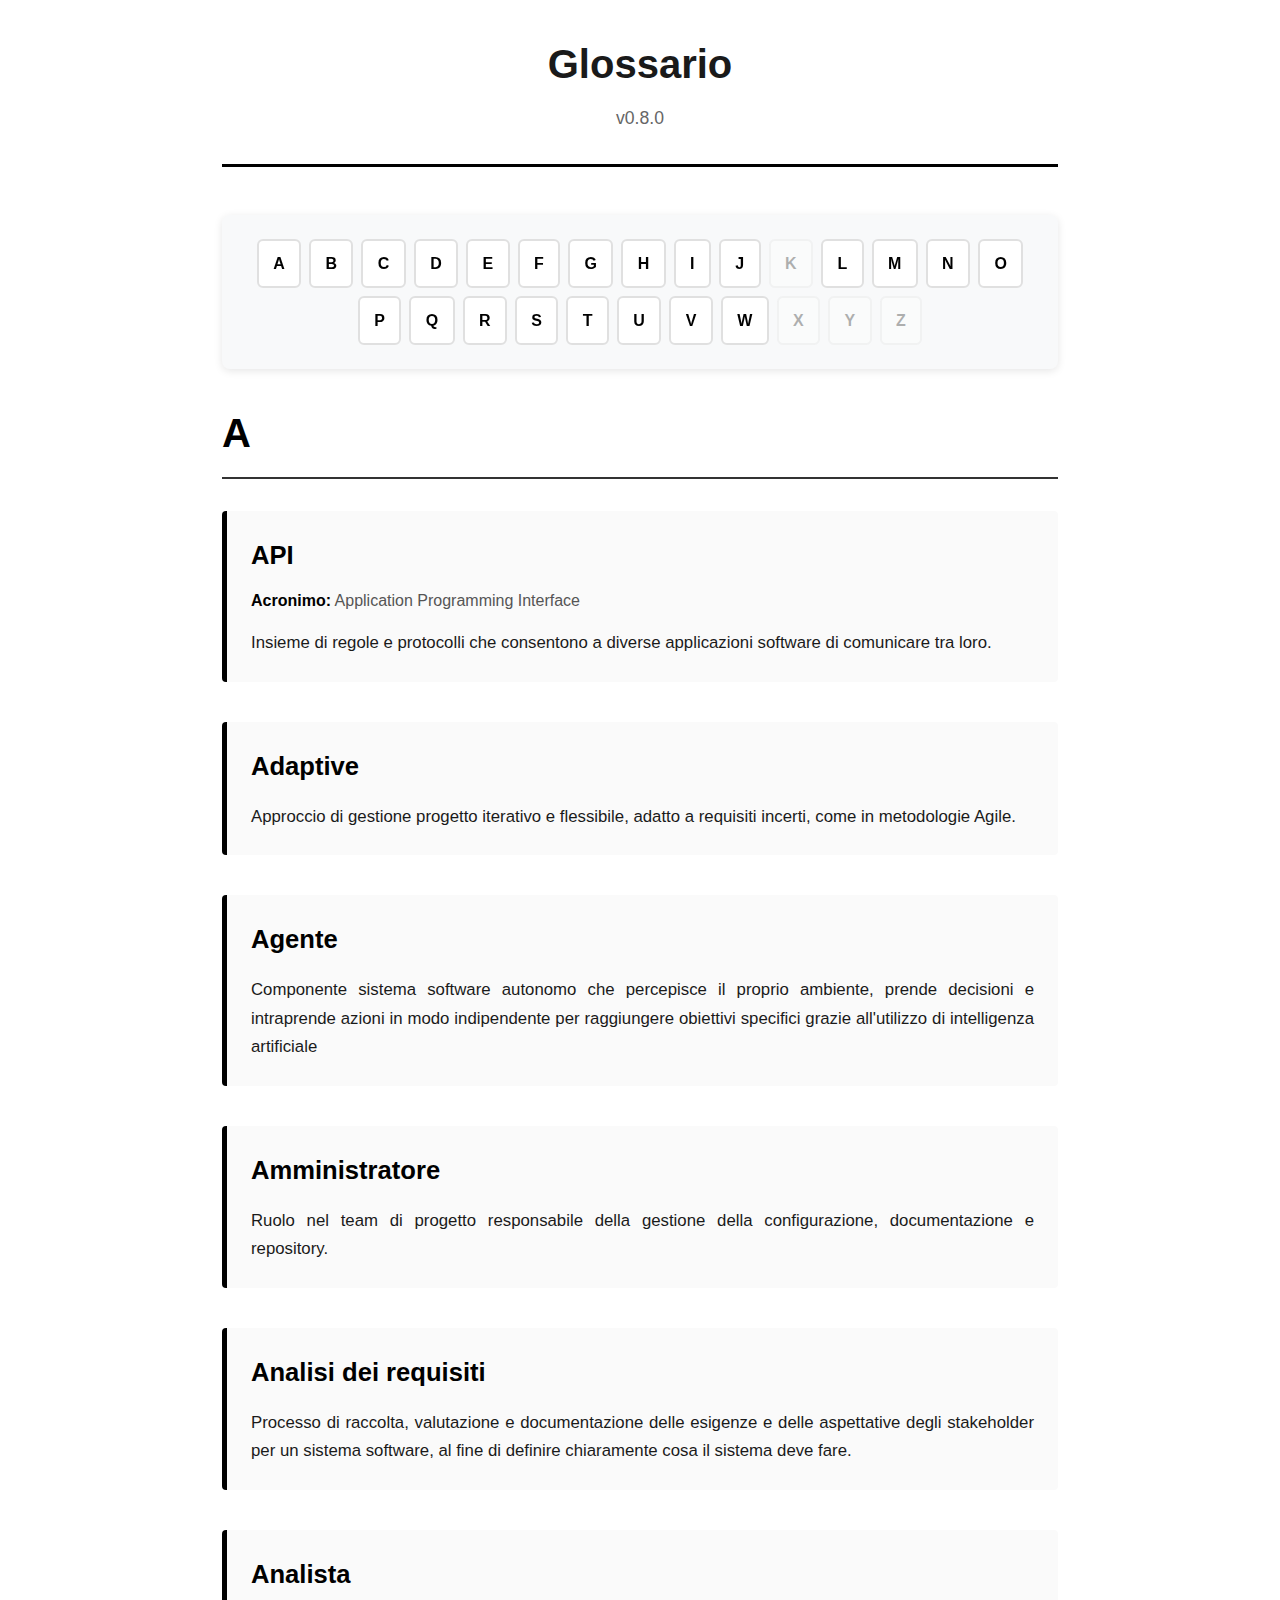
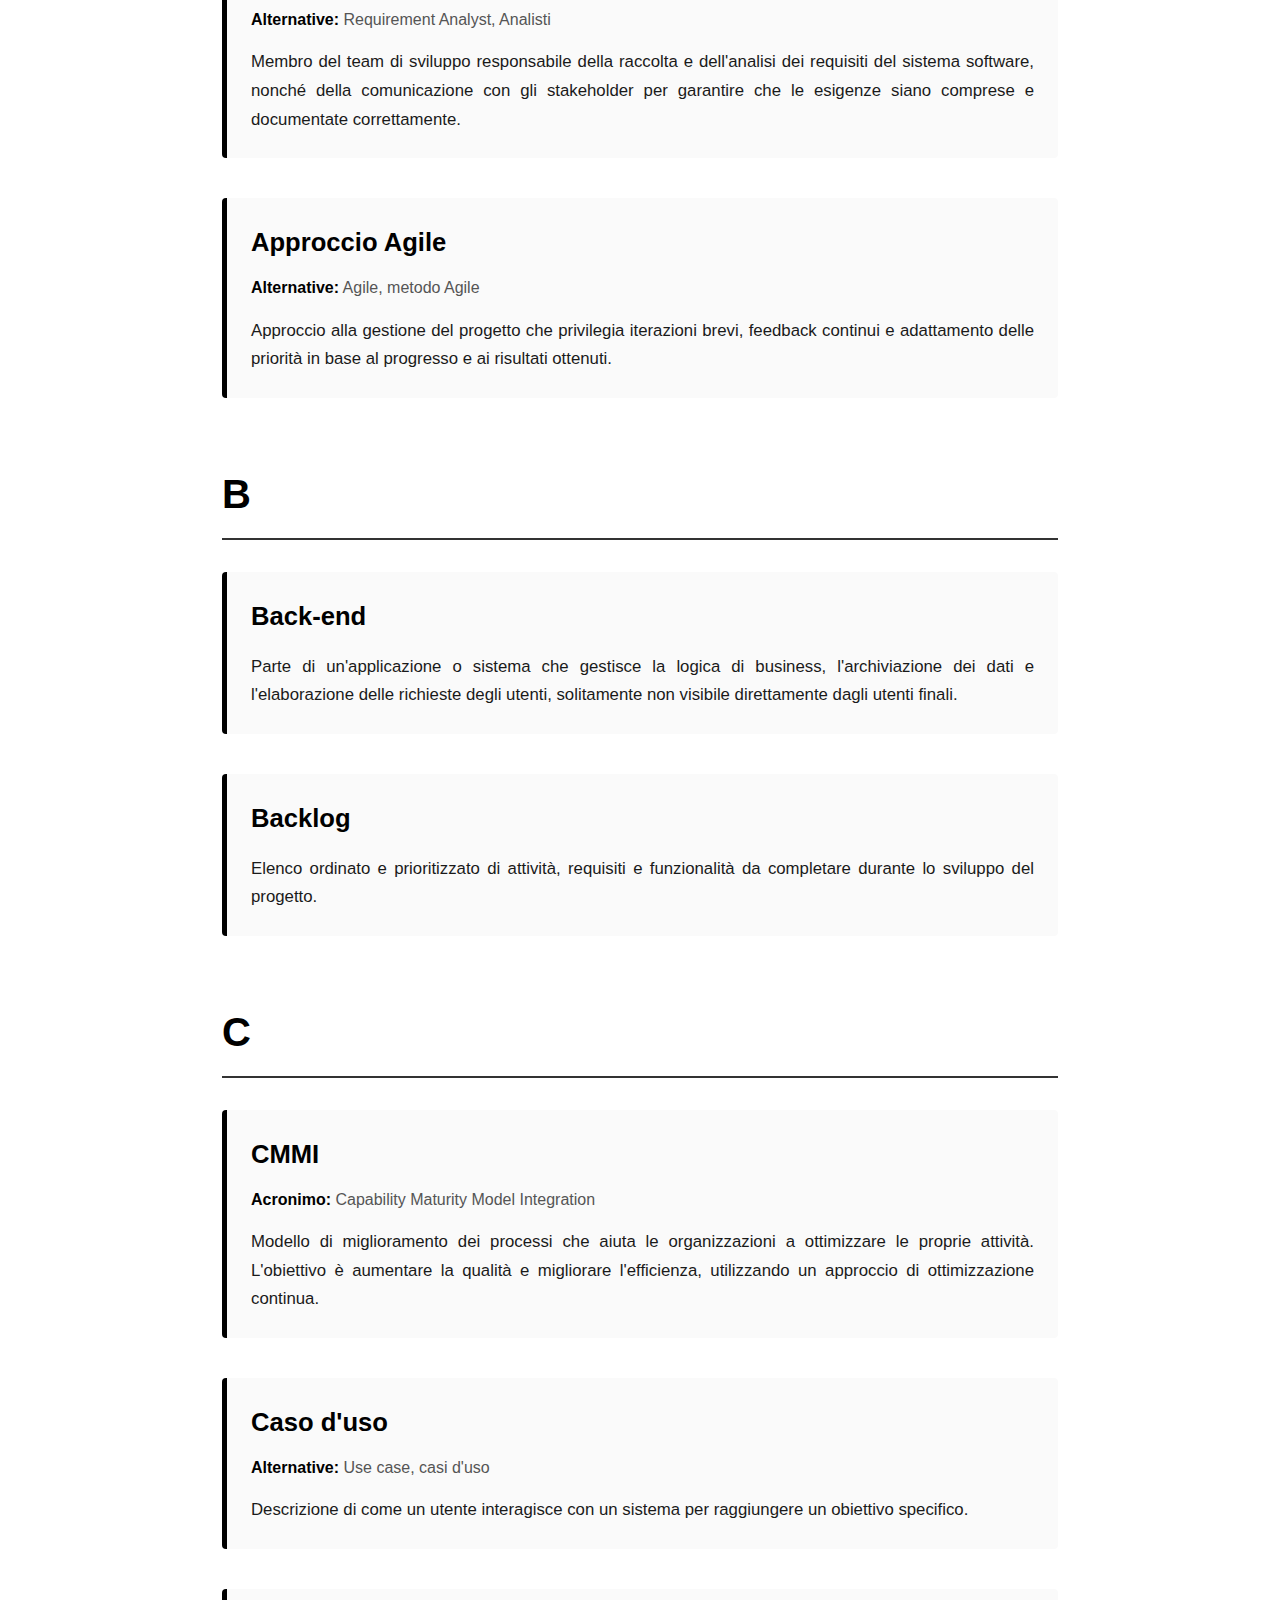
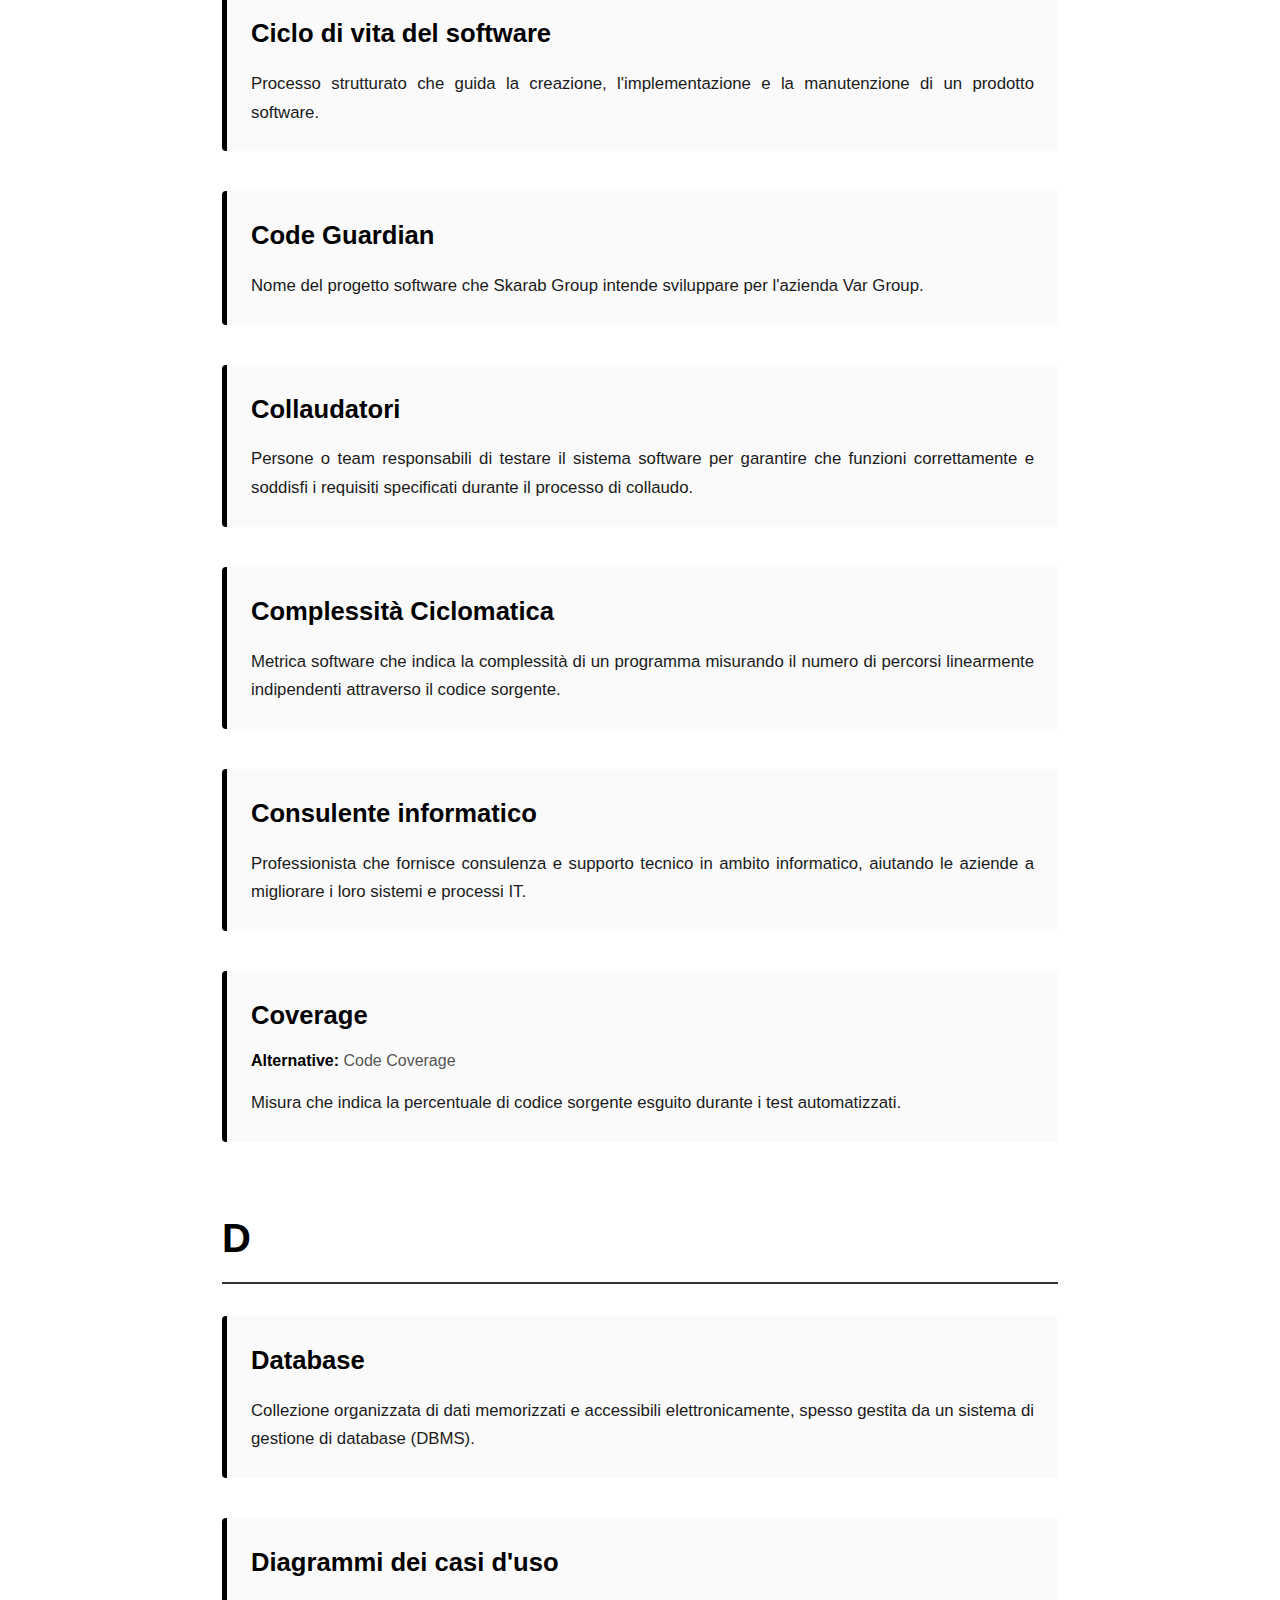
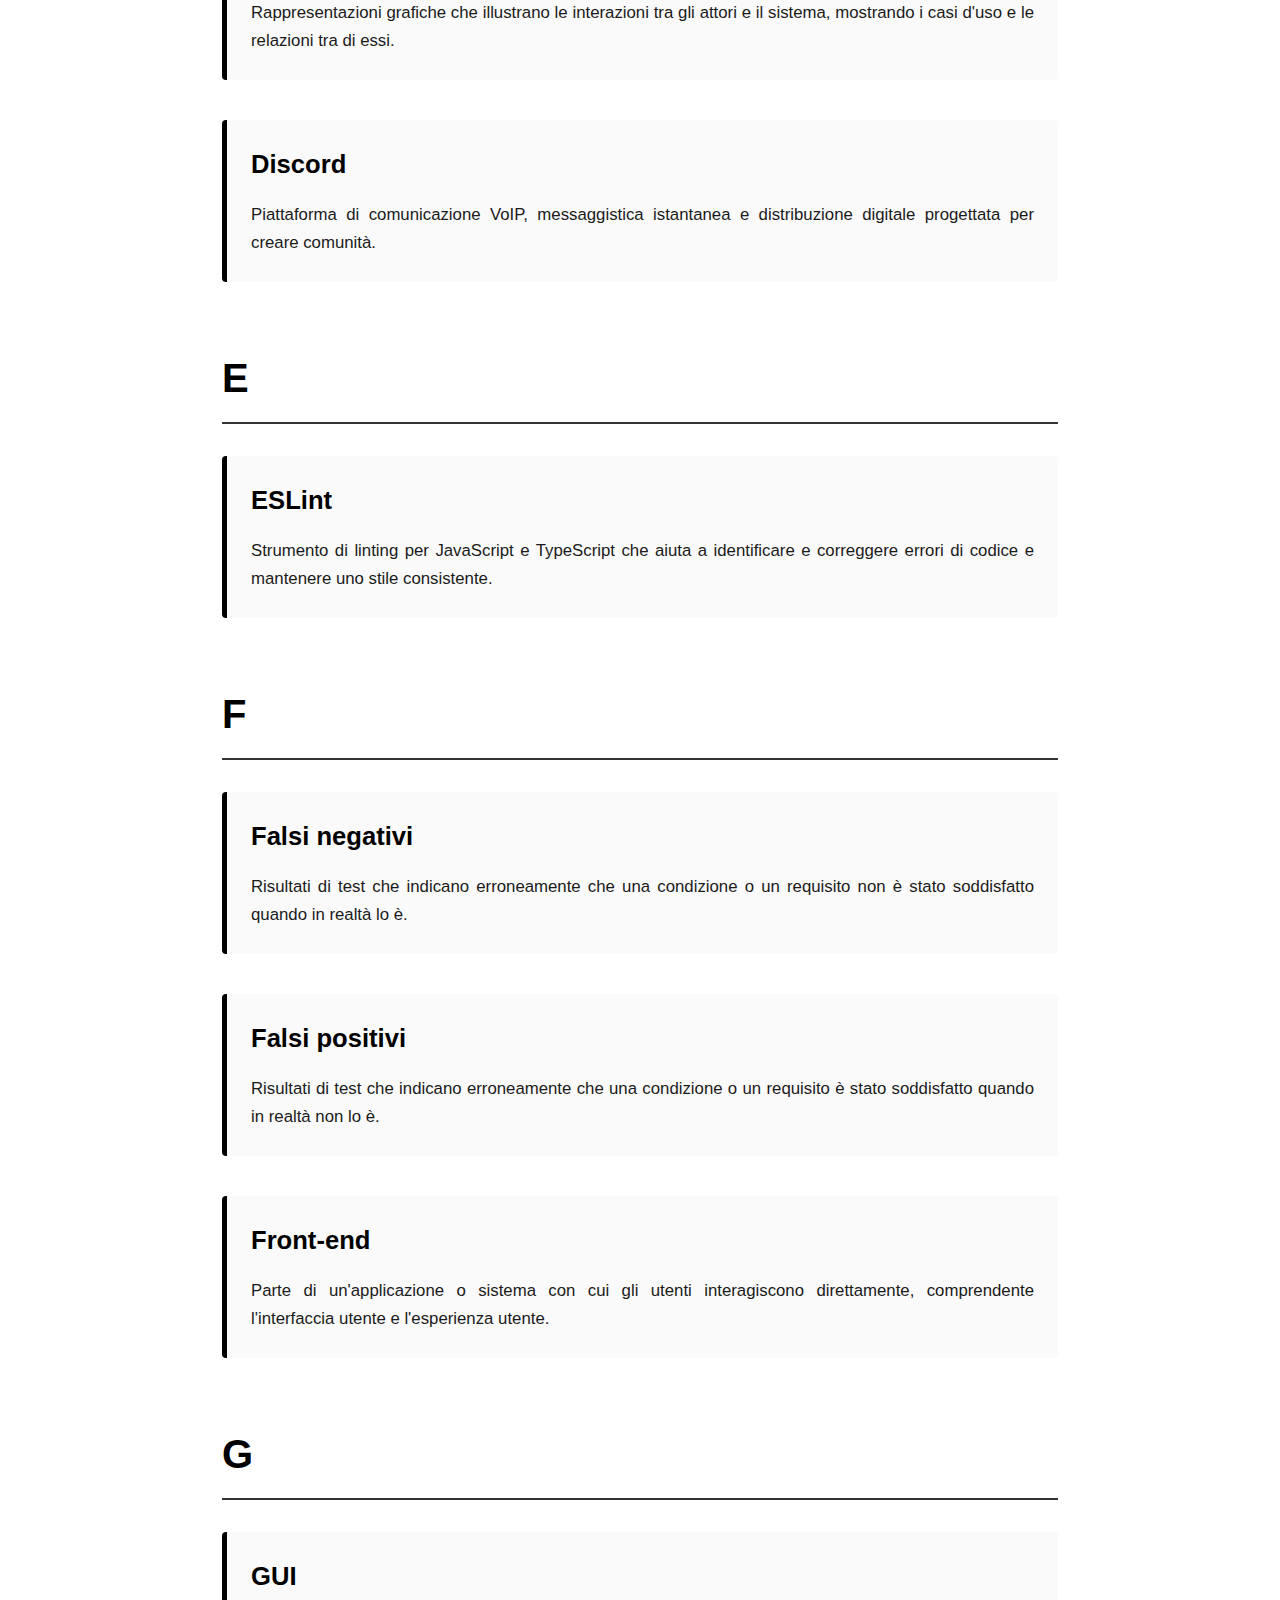
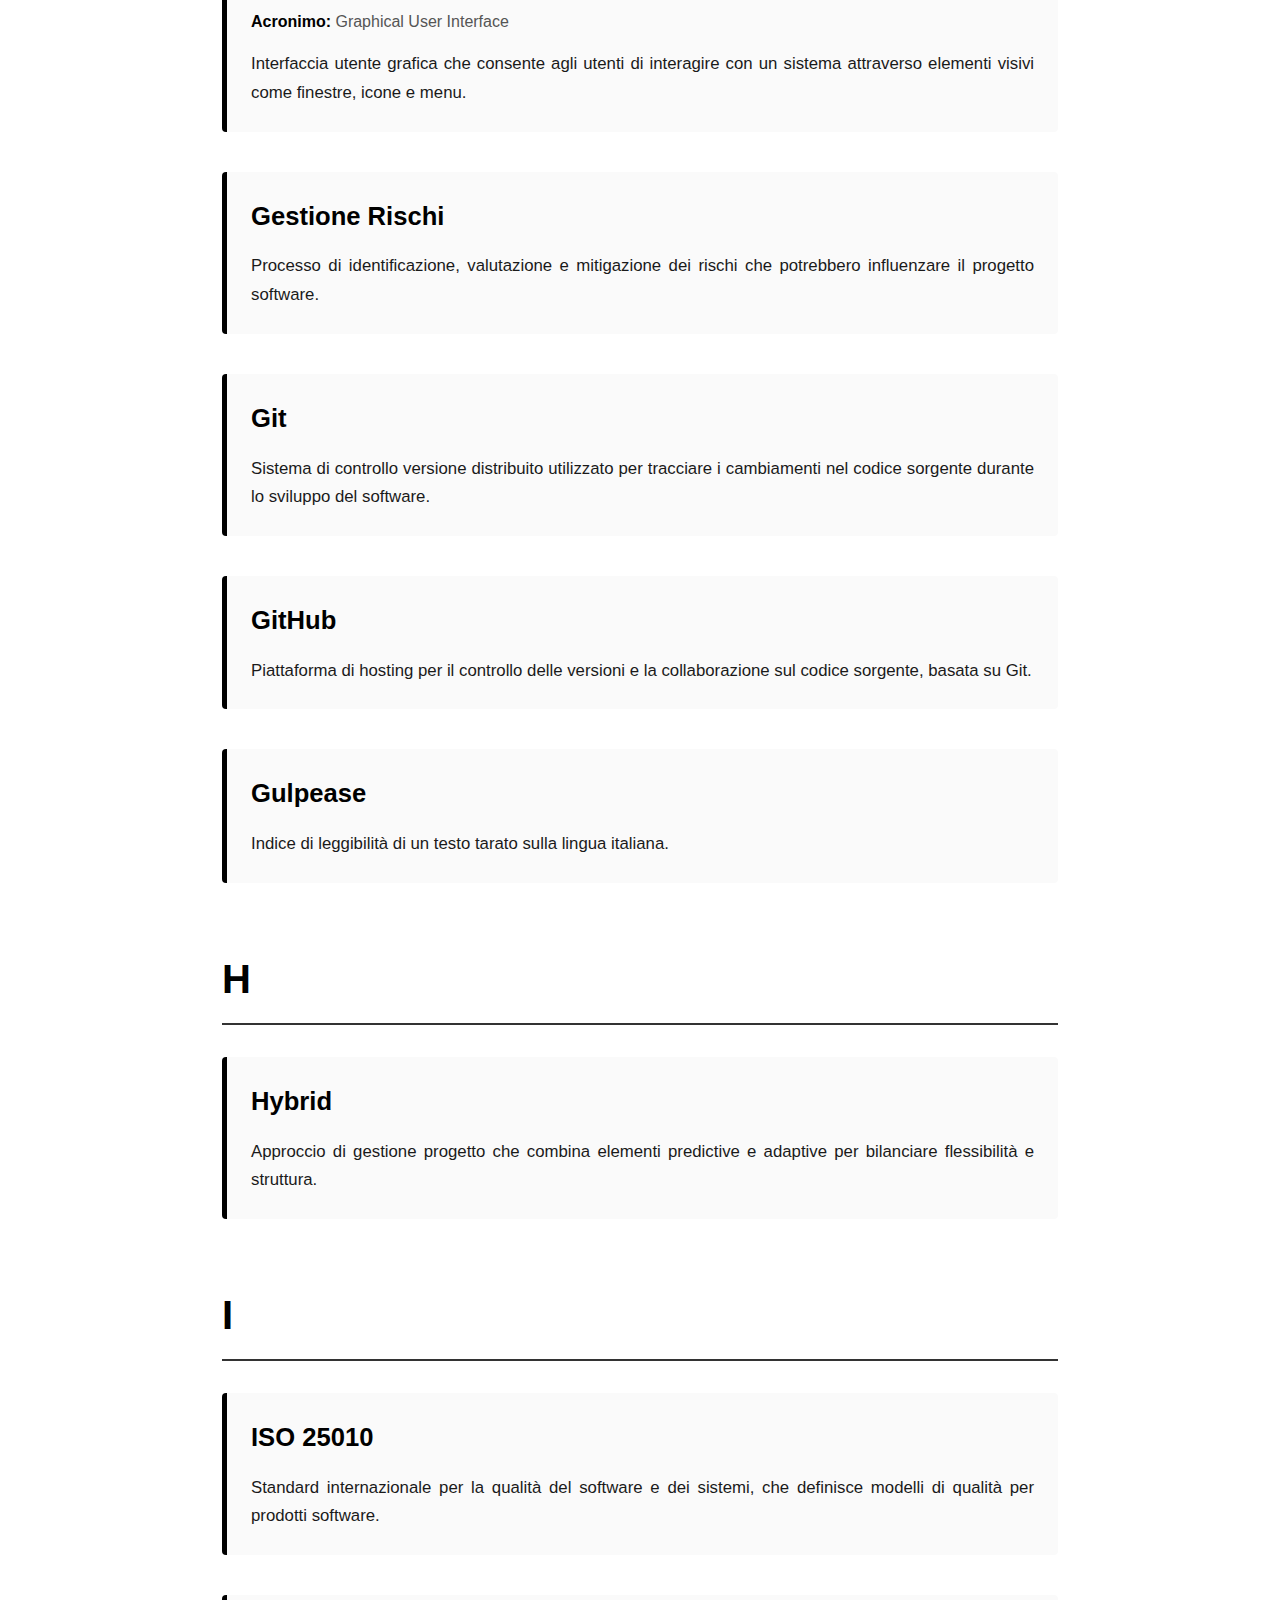
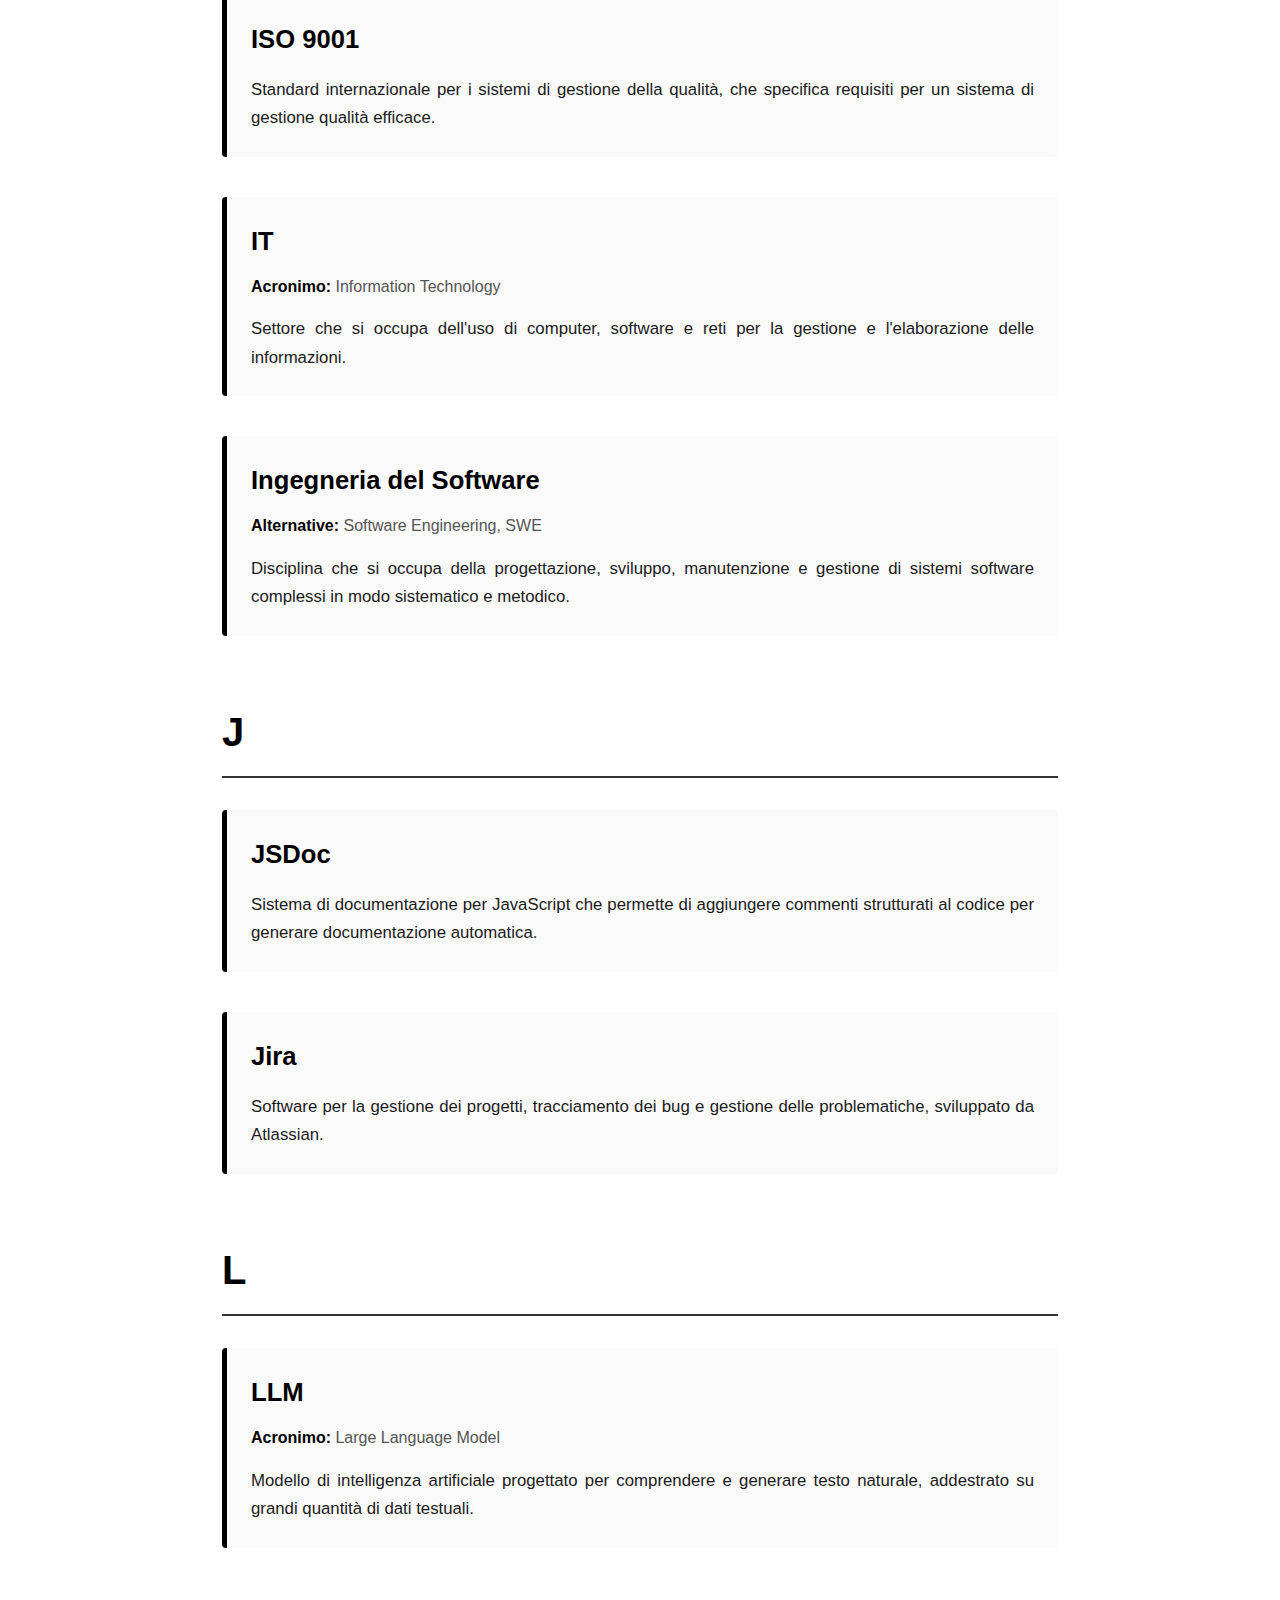
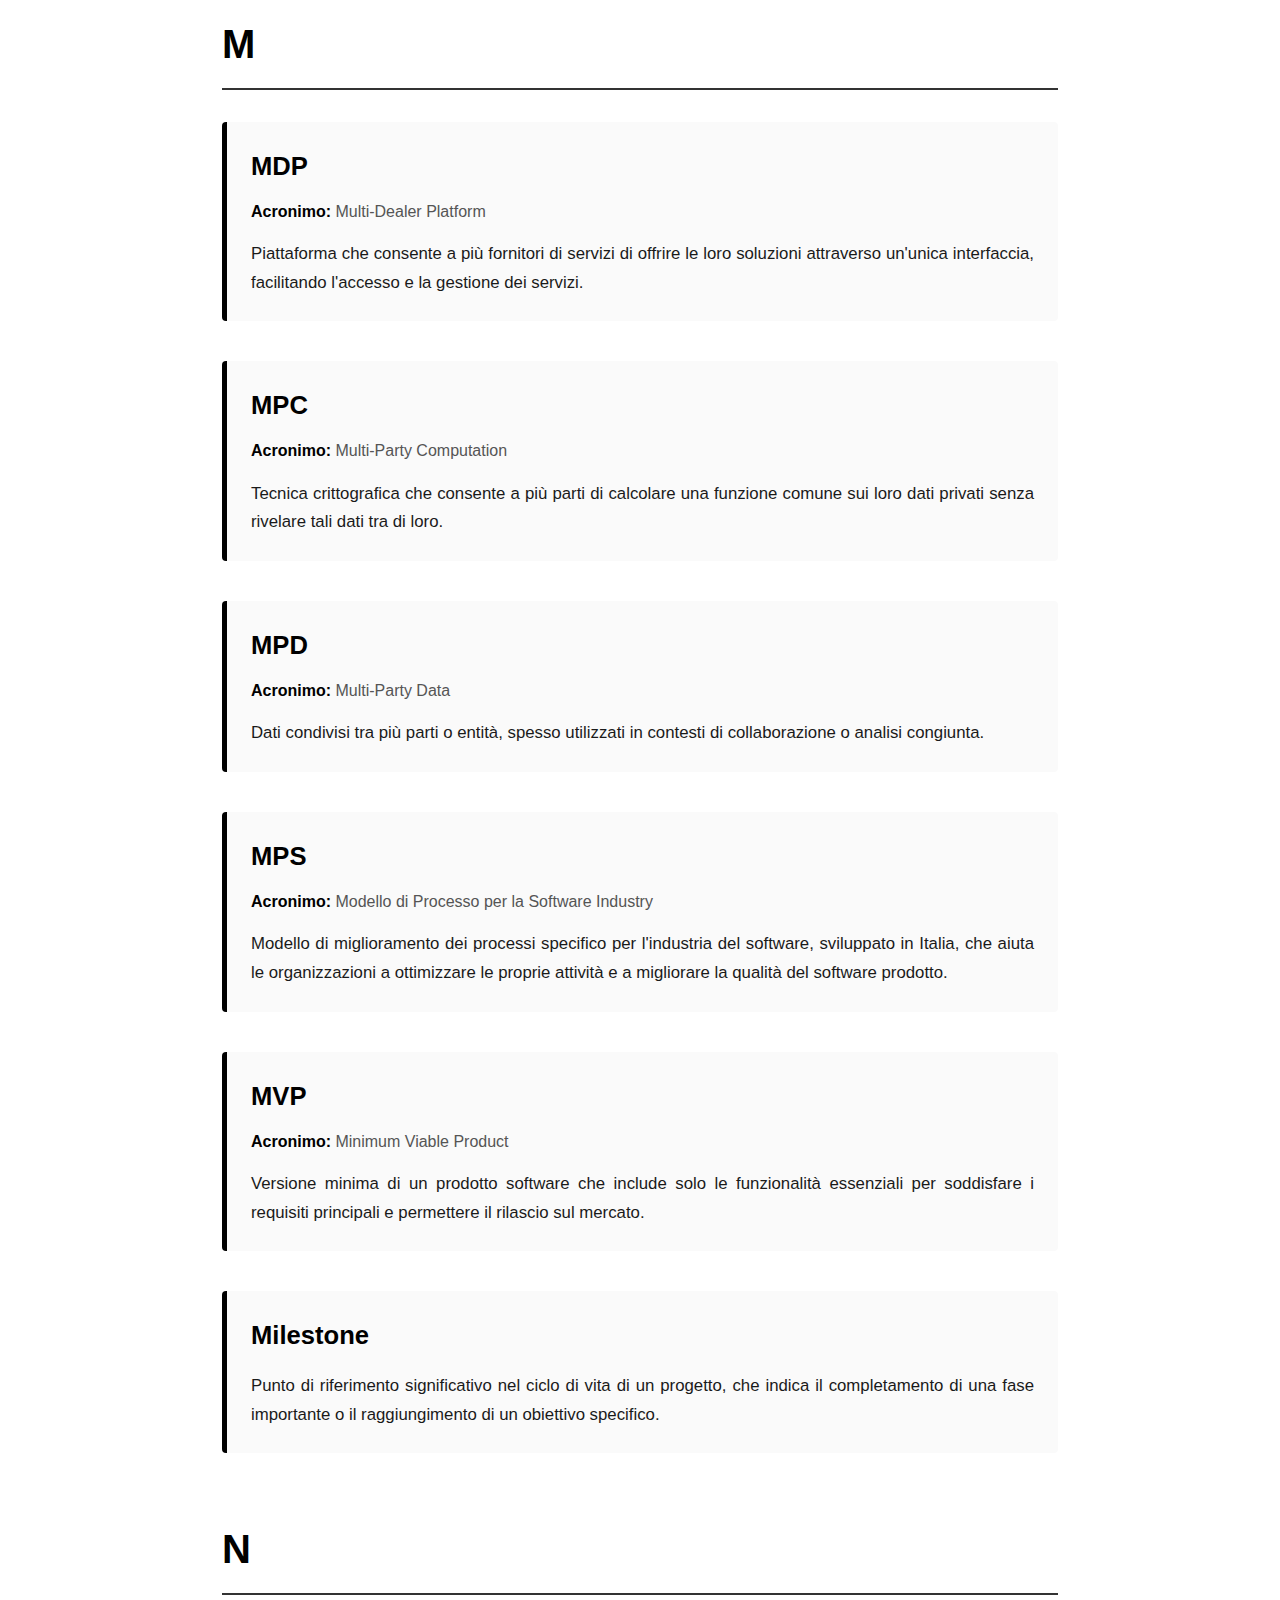
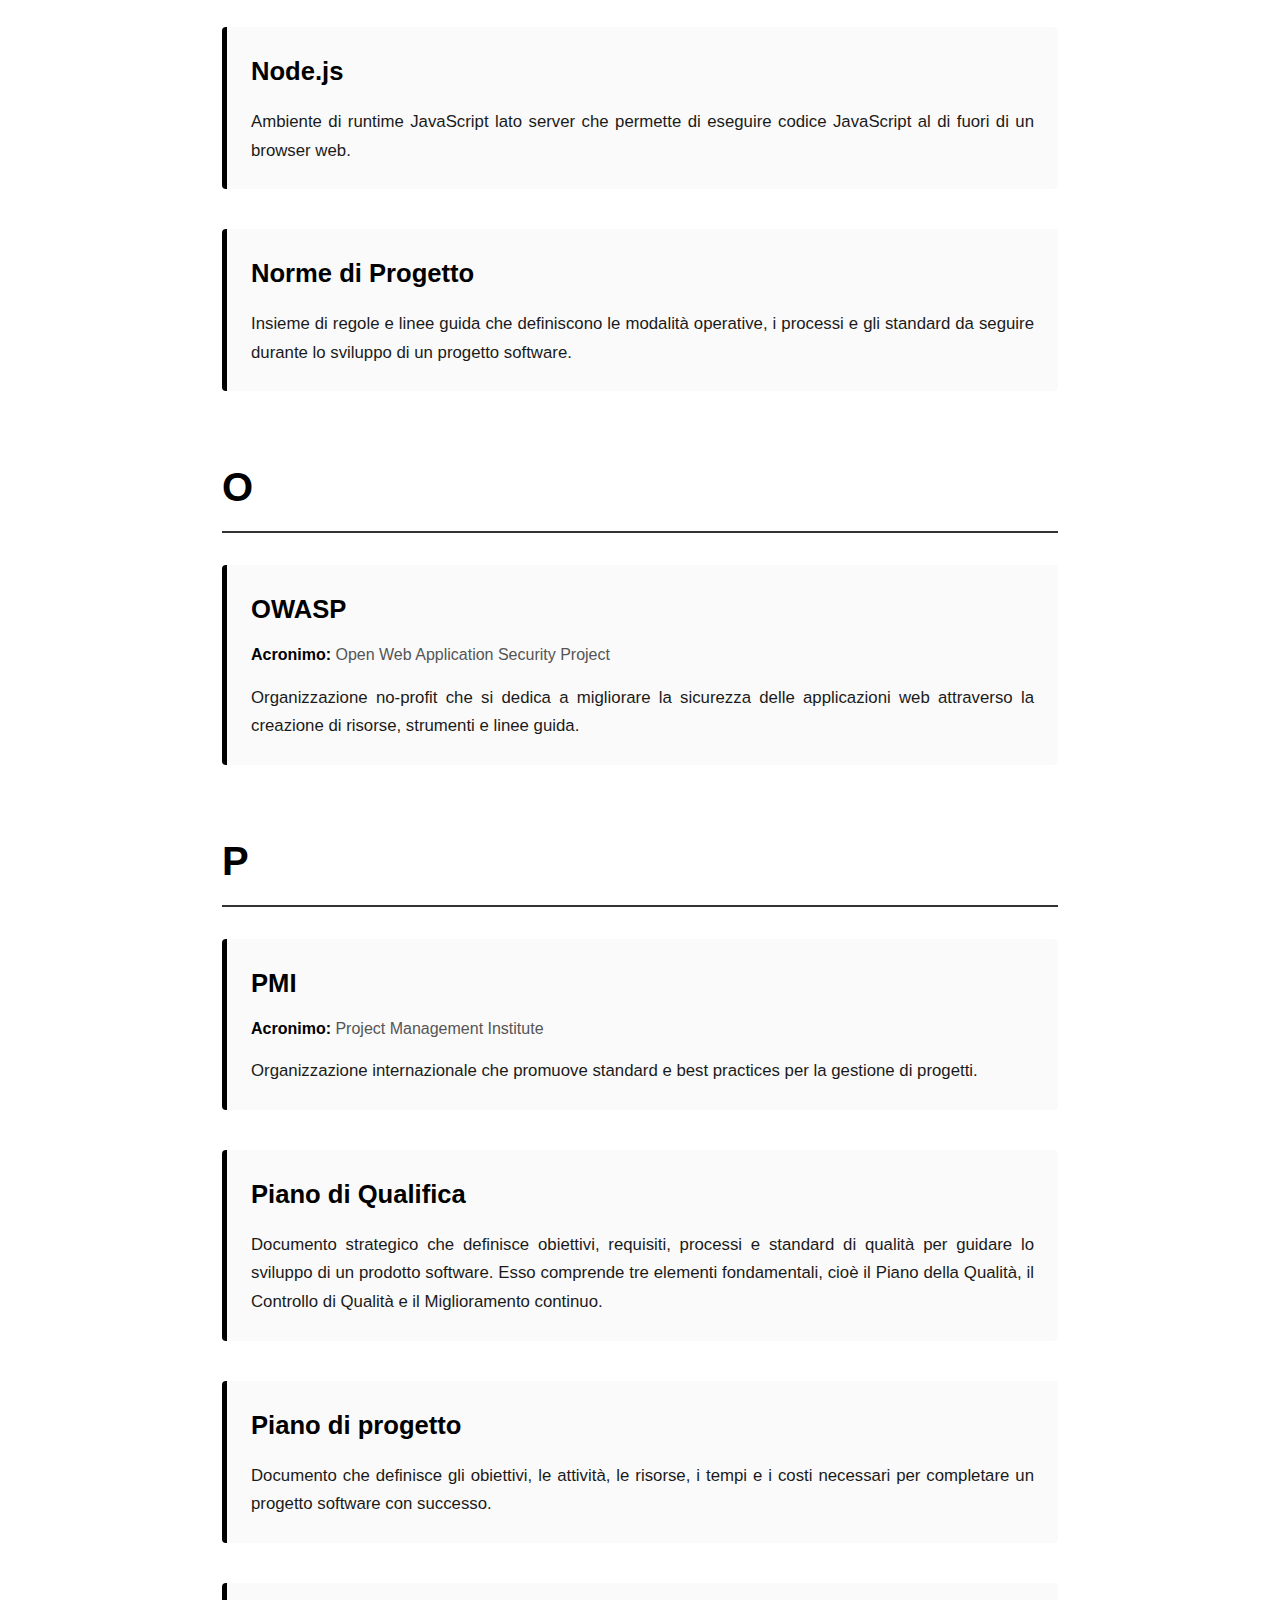
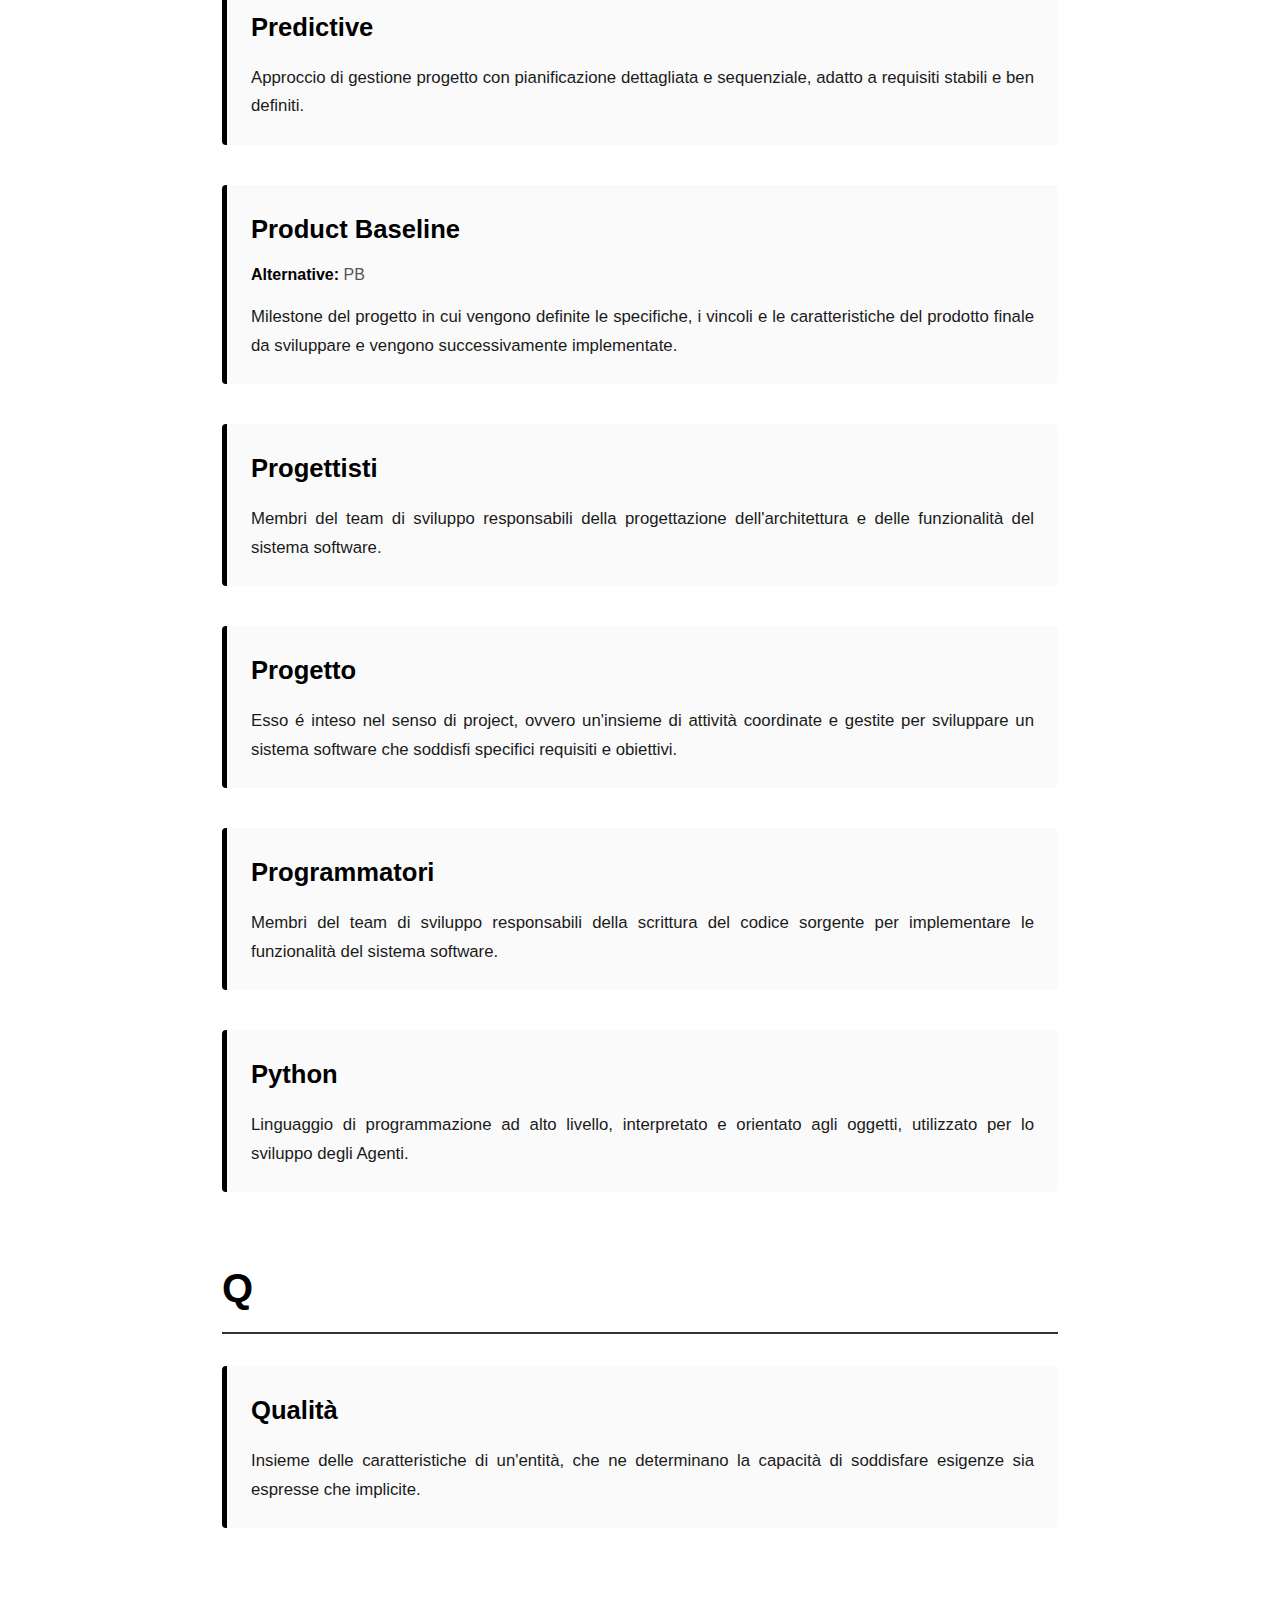
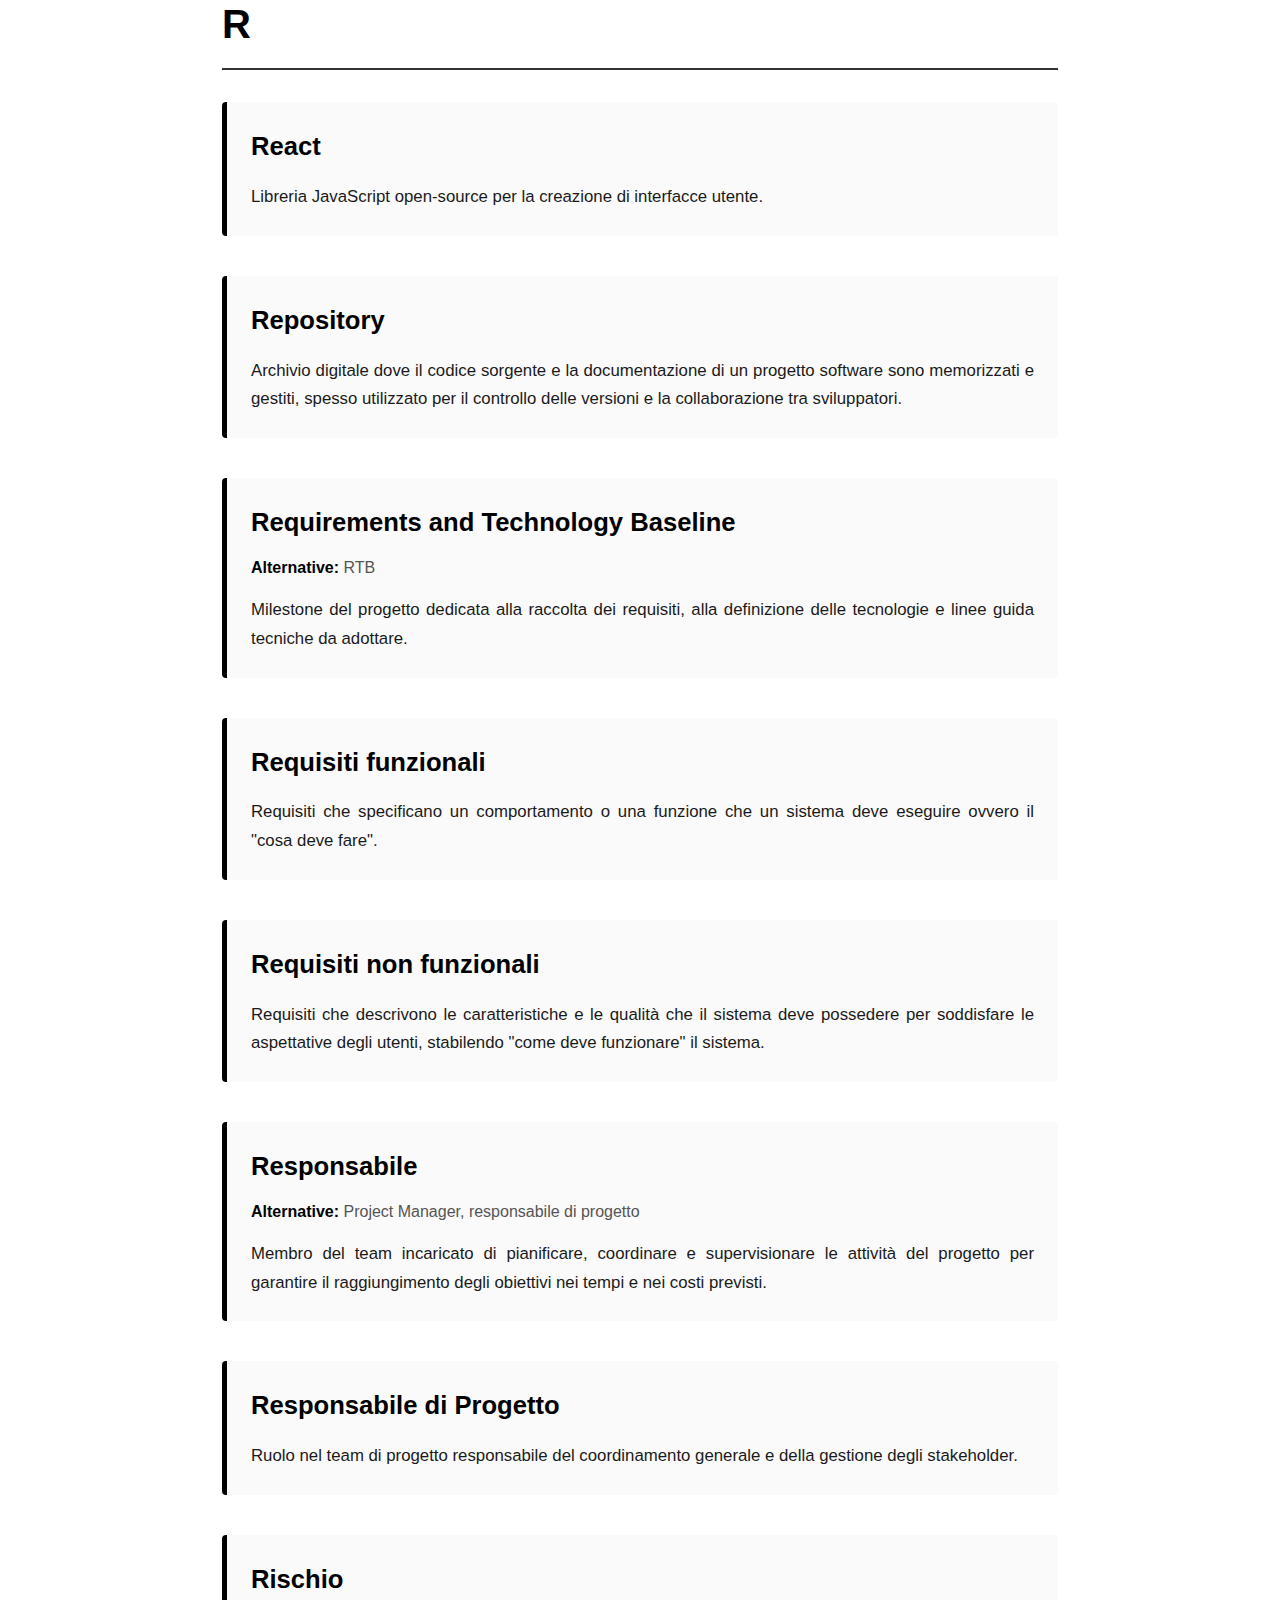
<file: RTB/glossario.html>
<!DOCTYPE html>
<html lang="it">
<head>
    <meta charset="UTF-8">
    <meta name="viewport" content="width=device-width, initial-scale=1.0">
    <title>Glossario v0.8.0</title>
    <style>
        * {
            margin: 0;
            padding: 0;
            box-sizing: border-box;
        }

        body {
            font-family: -apple-system, BlinkMacSystemFont, 'Segoe UI', Roboto, Oxygen, Ubuntu, Cantarell, sans-serif;
            line-height: 1.6;
            color: #1a1a1a;
            background: #ffffff;
            padding: 2rem;
            max-width: 900px;
            margin: 0 auto;
        }

        header {
            text-align: center;
            margin-bottom: 3rem;
            padding-bottom: 2rem;
            border-bottom: 3px solid #000;
        }

        h1 {
            font-size: 2.5rem;
            font-weight: 700;
            margin-bottom: 0.5rem;
        }

        .version {
            color: #666;
            font-size: 1.1rem;
            font-weight: 500;
        }

        nav {
            background: #f8f9fa;
            padding: 1.5rem;
            margin-bottom: 2rem;
            border-radius: 8px;
            position: sticky;
            top: 1rem;
            z-index: 100;
            box-shadow: 0 2px 8px rgba(0,0,0,0.1);
        }

        .alphabet-nav {
            display: flex;
            flex-wrap: wrap;
            gap: 0.5rem;
            justify-content: center;
        }

        .alphabet-nav a {
            padding: 0.6rem 0.9rem;
            background: #fff;
            border: 2px solid #e0e0e0;
            text-decoration: none;
            color: #000;
            font-weight: 600;
            border-radius: 6px;
            transition: all 0.2s ease;
        }

        .alphabet-nav a:hover {
            background: #000;
            color: #fff;
            border-color: #000;
            transform: translateY(-2px);
        }

        .alphabet-nav a.disabled {
            opacity: 0.3;
            pointer-events: none;
        }

        .letter-section {
            margin-bottom: 4rem;
        }

        .letter-heading {
            font-size: 2.5rem;
            font-weight: 700;
            margin-bottom: 2rem;
            padding-bottom: 0.75rem;
            border-bottom: 2px solid #333;
            color: #000;
        }

        .term {
            margin-bottom: 2.5rem;
            padding: 1.5rem;
            background: #fafafa;
            border-left: 5px solid #000;
            border-radius: 4px;
            scroll-margin-top: 7rem;
            transition: all 0.3s ease;
        }

        .term:target {
            background: #fff3cd;
            box-shadow: 0 0 0 3px #ffc107;
        }

        .term:hover {
            background: #f5f5f5;
        }

        .term-title {
            font-size: 1.6rem;
            font-weight: 700;
            margin-bottom: 0.75rem;
            color: #000;
        }

        .term-meta {
            margin-bottom: 0.75rem;
            font-size: 1rem;
            color: #555;
        }

        .term-label {
            font-weight: 600;
            color: #000;
        }

        .term-description {
            margin-top: 1rem;
            font-size: 1.05rem;
            line-height: 1.7;
            text-align: justify;
        }

        .back-to-top {
            position: fixed;
            bottom: 2rem;
            right: 2rem;
            background: #000;
            color: #fff;
            width: 50px;
            height: 50px;
            border-radius: 50%;
            display: flex;
            align-items: center;
            justify-content: center;
            text-decoration: none;
            font-weight: bold;
            font-size: 1.5rem;
            box-shadow: 0 4px 12px rgba(0,0,0,0.3);
            transition: all 0.3s ease;
            opacity: 0;
            pointer-events: none;
        }

        .back-to-top.visible {
            opacity: 1;
            pointer-events: all;
        }

        .back-to-top:hover {
            background: #333;
            transform: translateY(-3px);
            box-shadow: 0 6px 16px rgba(0,0,0,0.4);
        }

        @media (max-width: 768px) {
            body {
                padding: 1rem;
            }

            h1 {
                font-size: 2rem;
            }

            .letter-heading {
                font-size: 2rem;
            }

            .term-title {
                font-size: 1.3rem;
            }

            .alphabet-nav a {
                padding: 0.5rem 0.7rem;
                font-size: 0.9rem;
            }

            .term {
                padding: 1rem;
            }
        }

        /* Animazione per highlight */
        @keyframes highlight {
            0%, 100% { background: #fafafa; }
            50% { background: #fff3cd; }
        }
    </style>
</head>
<body>
    <header>
        <h1>Glossario</h1>
        <div class="version">v0.8.0</div>
    </header>

    <nav>
        <div class="alphabet-nav">
            <a href="#A">A</a>
            <a href="#B">B</a>
            <a href="#C">C</a>
            <a href="#D">D</a>
            <a href="#E">E</a>
            <a href="#F">F</a>
            <a href="#G">G</a>
            <a href="#H">H</a>
            <a href="#I">I</a>
            <a href="#J">J</a>
            <a href="#K" class="disabled">K</a>
            <a href="#L">L</a>
            <a href="#M">M</a>
            <a href="#N">N</a>
            <a href="#O">O</a>
            <a href="#P">P</a>
            <a href="#Q">Q</a>
            <a href="#R">R</a>
            <a href="#S">S</a>
            <a href="#T">T</a>
            <a href="#U">U</a>
            <a href="#V">V</a>
            <a href="#W">W</a>
            <a href="#X" class="disabled">X</a>
            <a href="#Y" class="disabled">Y</a>
            <a href="#Z" class="disabled">Z</a>
        </div>
    </nav>

    <main>
        <section class="letter-section" id="A">
            <h2 class="letter-heading">A</h2>

            <article class="term" id="api">
                <h3 class="term-title">API</h3>
                <div class="term-meta">
                    <span class="term-label">Acronimo:</span> Application Programming Interface
                </div>
                <p class="term-description">Insieme di regole e protocolli che consentono a diverse applicazioni software di comunicare tra loro.</p>
            </article>

            <article class="term" id="adaptive">
                <h3 class="term-title">Adaptive</h3>
                <p class="term-description">Approccio di gestione progetto iterativo e flessibile, adatto a requisiti incerti, come in metodologie Agile.</p>
            </article>

            <article class="term" id="agente">
                <h3 class="term-title">Agente</h3>
                <p class="term-description">Componente sistema software autonomo che percepisce il proprio ambiente, prende decisioni e intraprende azioni in modo indipendente per raggiungere obiettivi specifici grazie all'utilizzo di intelligenza artificiale</p>
            </article>

            <article class="term" id="amministratore">
                <h3 class="term-title">Amministratore</h3>
                <p class="term-description">Ruolo nel team di progetto responsabile della gestione della configurazione, documentazione e repository.</p>
            </article>

            <article class="term" id="analisi-dei-requisiti">
                <h3 class="term-title">Analisi dei requisiti</h3>
                <p class="term-description">Processo di raccolta, valutazione e documentazione delle esigenze e delle aspettative degli stakeholder per un sistema software, al fine di definire chiaramente cosa il sistema deve fare.</p>
            </article>

            <article class="term" id="analista">
                <h3 class="term-title">Analista</h3>
                <div class="term-meta">
                    <span class="term-label">Alternative:</span> Requirement Analyst, Analisti
                </div>
                <p class="term-description">Membro del team di sviluppo responsabile della raccolta e dell'analisi dei requisiti del sistema software, nonché della comunicazione con gli stakeholder per garantire che le esigenze siano comprese e documentate correttamente.</p>
            </article>

            <article class="term" id="approccio-agile">
                <h3 class="term-title">Approccio Agile</h3>
                <div class="term-meta">
                    <span class="term-label">Alternative:</span> Agile, metodo Agile
                </div>
                <p class="term-description">Approccio alla gestione del progetto che privilegia iterazioni brevi, feedback continui e adattamento delle priorità in base al progresso e ai risultati ottenuti.</p>
            </article>

        </section>

        <section class="letter-section" id="B">
            <h2 class="letter-heading">B</h2>

            <article class="term" id="back-end">
                <h3 class="term-title">Back-end</h3>
                <p class="term-description">Parte di un'applicazione o sistema che gestisce la logica di business, l'archiviazione dei dati e l'elaborazione delle richieste degli utenti, solitamente non visibile direttamente dagli utenti finali.</p>
            </article>

            <article class="term" id="backlog">
                <h3 class="term-title">Backlog</h3>
                <p class="term-description">Elenco ordinato e prioritizzato di attività, requisiti e funzionalità da completare durante lo sviluppo del progetto.</p>
            </article>

        </section>

        <section class="letter-section" id="C">
            <h2 class="letter-heading">C</h2>

            <article class="term" id="cmmi">
                <h3 class="term-title">CMMI</h3>
                <div class="term-meta">
                    <span class="term-label">Acronimo:</span> Capability Maturity Model Integration
                </div>
                <p class="term-description">Modello di miglioramento dei processi che aiuta le organizzazioni a ottimizzare le proprie attività. L'obiettivo è aumentare la qualità e migliorare l'efficienza, utilizzando un approccio di ottimizzazione continua.</p>
            </article>

            <article class="term" id="caso-duso">
                <h3 class="term-title">Caso d'uso</h3>
                <div class="term-meta">
                    <span class="term-label">Alternative:</span> Use case, casi d'uso
                </div>
                <p class="term-description">Descrizione di come un utente interagisce con un sistema per raggiungere un obiettivo specifico.</p>
            </article>

            <article class="term" id="ciclo-di-vita-del-software">
                <h3 class="term-title">Ciclo di vita del software</h3>
                <p class="term-description">Processo strutturato che guida la creazione, l'implementazione e la manutenzione di un prodotto software.</p>
            </article>

            <article class="term" id="code-guardian">
                <h3 class="term-title">Code Guardian</h3>
                <p class="term-description">Nome del progetto software che Skarab Group intende sviluppare per l'azienda Var Group.</p>
            </article>

            <article class="term" id="collaudatori">
                <h3 class="term-title">Collaudatori</h3>
                <p class="term-description">Persone o team responsabili di testare il sistema software per garantire che funzioni correttamente e soddisfi i requisiti specificati durante il processo di collaudo.</p>
            </article>

            <article class="term" id="complessita-ciclomatica">
                <h3 class="term-title">Complessità Ciclomatica</h3>
                <p class="term-description">Metrica software che indica la complessità di un programma misurando il numero di percorsi linearmente indipendenti attraverso il codice sorgente.</p>
            </article>

            <article class="term" id="consulente-informatico">
                <h3 class="term-title">Consulente informatico</h3>
                <p class="term-description">Professionista che fornisce consulenza e supporto tecnico in ambito informatico, aiutando le aziende a migliorare i loro sistemi e processi IT.</p>
            </article>

            <article class="term" id="coverage">
                <h3 class="term-title">Coverage</h3>
                <div class="term-meta">
                    <span class="term-label">Alternative:</span> Code Coverage
                </div>
                <p class="term-description">Misura che indica la percentuale di codice sorgente esguito durante i test automatizzati.</p>
            </article>

        </section>

        <section class="letter-section" id="D">
            <h2 class="letter-heading">D</h2>

            <article class="term" id="database">
                <h3 class="term-title">Database</h3>
                <p class="term-description">Collezione organizzata di dati memorizzati e accessibili elettronicamente, spesso gestita da un sistema di gestione di database (DBMS).</p>
            </article>

            <article class="term" id="diagrammi-dei-casi-duso">
                <h3 class="term-title">Diagrammi dei casi d'uso</h3>
                <p class="term-description">Rappresentazioni grafiche che illustrano le interazioni tra gli attori e il sistema, mostrando i casi d'uso e le relazioni tra di essi.</p>
            </article>

            <article class="term" id="discord">
                <h3 class="term-title">Discord</h3>
                <p class="term-description">Piattaforma di comunicazione VoIP, messaggistica istantanea e distribuzione digitale progettata per creare comunità.</p>
            </article>

        </section>

        <section class="letter-section" id="E">
            <h2 class="letter-heading">E</h2>

            <article class="term" id="eslint">
                <h3 class="term-title">ESLint</h3>
                <p class="term-description">Strumento di linting per JavaScript e TypeScript che aiuta a identificare e correggere errori di codice e mantenere uno stile consistente.</p>
            </article>

        </section>

        <section class="letter-section" id="F">
            <h2 class="letter-heading">F</h2>

            <article class="term" id="falsi-negativi">
                <h3 class="term-title">Falsi negativi</h3>
                <p class="term-description">Risultati di test che indicano erroneamente che una condizione o un requisito non è stato soddisfatto quando in realtà lo è.</p>
            </article>

            <article class="term" id="falsi-positivi">
                <h3 class="term-title">Falsi positivi</h3>
                <p class="term-description">Risultati di test che indicano erroneamente che una condizione o un requisito è stato soddisfatto quando in realtà non lo è.</p>
            </article>

            <article class="term" id="front-end">
                <h3 class="term-title">Front-end</h3>
                <p class="term-description">Parte di un'applicazione o sistema con cui gli utenti interagiscono direttamente, comprendente l'interfaccia utente e l'esperienza utente.</p>
            </article>

        </section>

        <section class="letter-section" id="G">
            <h2 class="letter-heading">G</h2>

            <article class="term" id="gui">
                <h3 class="term-title">GUI</h3>
                <div class="term-meta">
                    <span class="term-label">Acronimo:</span> Graphical User Interface
                </div>
                <p class="term-description">Interfaccia utente grafica che consente agli utenti di interagire con un sistema attraverso elementi visivi come finestre, icone e menu.</p>
            </article>

            <article class="term" id="gestione-rischi">
                <h3 class="term-title">Gestione Rischi</h3>
                <p class="term-description">Processo di identificazione, valutazione e mitigazione dei rischi che potrebbero influenzare il progetto software.</p>
            </article>

            <article class="term" id="git">
                <h3 class="term-title">Git</h3>
                <p class="term-description">Sistema di controllo versione distribuito utilizzato per tracciare i cambiamenti nel codice sorgente durante lo sviluppo del software.</p>
            </article>

            <article class="term" id="github">
                <h3 class="term-title">GitHub</h3>
                <p class="term-description">Piattaforma di hosting per il controllo delle versioni e la collaborazione sul codice sorgente, basata su Git.</p>
            </article>

            <article class="term" id="gulpease">
                <h3 class="term-title">Gulpease</h3>
                <p class="term-description">Indice di leggibilità di un testo tarato sulla lingua italiana.</p>
            </article>

        </section>

        <section class="letter-section" id="H">
            <h2 class="letter-heading">H</h2>

            <article class="term" id="hybrid">
                <h3 class="term-title">Hybrid</h3>
                <p class="term-description">Approccio di gestione progetto che combina elementi predictive e adaptive per bilanciare flessibilità e struttura.</p>
            </article>

        </section>

        <section class="letter-section" id="I">
            <h2 class="letter-heading">I</h2>

            <article class="term" id="iso-25010">
                <h3 class="term-title">ISO 25010</h3>
                <p class="term-description">Standard internazionale per la qualità del software e dei sistemi, che definisce modelli di qualità per prodotti software.</p>
            </article>

            <article class="term" id="iso-9001">
                <h3 class="term-title">ISO 9001</h3>
                <p class="term-description">Standard internazionale per i sistemi di gestione della qualità, che specifica requisiti per un sistema di gestione qualità efficace.</p>
            </article>

            <article class="term" id="it">
                <h3 class="term-title">IT</h3>
                <div class="term-meta">
                    <span class="term-label">Acronimo:</span> Information Technology
                </div>
                <p class="term-description">Settore che si occupa dell'uso di computer, software e reti per la gestione e l'elaborazione delle informazioni.</p>
            </article>

            <article class="term" id="ingegneria-del-software">
                <h3 class="term-title">Ingegneria del Software</h3>
                <div class="term-meta">
                    <span class="term-label">Alternative:</span> Software Engineering, SWE
                </div>
                <p class="term-description">Disciplina che si occupa della progettazione, sviluppo, manutenzione e gestione di sistemi software complessi in modo sistematico e metodico.</p>
            </article>

        </section>

        <section class="letter-section" id="J">
            <h2 class="letter-heading">J</h2>

            <article class="term" id="jsdoc">
                <h3 class="term-title">JSDoc</h3>
                <p class="term-description">Sistema di documentazione per JavaScript che permette di aggiungere commenti strutturati al codice per generare documentazione automatica.</p>
            </article>

            <article class="term" id="jira">
                <h3 class="term-title">Jira</h3>
                <p class="term-description">Software per la gestione dei progetti, tracciamento dei bug e gestione delle problematiche, sviluppato da Atlassian.</p>
            </article>

        </section>

        <section class="letter-section" id="L">
            <h2 class="letter-heading">L</h2>

            <article class="term" id="llm">
                <h3 class="term-title">LLM</h3>
                <div class="term-meta">
                    <span class="term-label">Acronimo:</span> Large Language Model
                </div>
                <p class="term-description">Modello di intelligenza artificiale progettato per comprendere e generare testo naturale, addestrato su grandi quantità di dati testuali.</p>
            </article>

        </section>

        <section class="letter-section" id="M">
            <h2 class="letter-heading">M</h2>

            <article class="term" id="mdp">
                <h3 class="term-title">MDP</h3>
                <div class="term-meta">
                    <span class="term-label">Acronimo:</span> Multi-Dealer Platform
                </div>
                <p class="term-description">Piattaforma che consente a più fornitori di servizi di offrire le loro soluzioni attraverso un'unica interfaccia, facilitando l'accesso e la gestione dei servizi.</p>
            </article>

            <article class="term" id="mpc">
                <h3 class="term-title">MPC</h3>
                <div class="term-meta">
                    <span class="term-label">Acronimo:</span> Multi-Party Computation
                </div>
                <p class="term-description">Tecnica crittografica che consente a più parti di calcolare una funzione comune sui loro dati privati senza rivelare tali dati tra di loro.</p>
            </article>

            <article class="term" id="mpd">
                <h3 class="term-title">MPD</h3>
                <div class="term-meta">
                    <span class="term-label">Acronimo:</span> Multi-Party Data
                </div>
                <p class="term-description">Dati condivisi tra più parti o entità, spesso utilizzati in contesti di collaborazione o analisi congiunta.</p>
            </article>

            <article class="term" id="mps">
                <h3 class="term-title">MPS</h3>
                <div class="term-meta">
                    <span class="term-label">Acronimo:</span> Modello di Processo per la Software Industry
                </div>
                <p class="term-description">Modello di miglioramento dei processi specifico per l'industria del software, sviluppato in Italia, che aiuta le organizzazioni a ottimizzare le proprie attività e a migliorare la qualità del software prodotto.</p>
            </article>

            <article class="term" id="mvp">
                <h3 class="term-title">MVP</h3>
                <div class="term-meta">
                    <span class="term-label">Acronimo:</span> Minimum Viable Product
                </div>
                <p class="term-description">Versione minima di un prodotto software che include solo le funzionalità essenziali per soddisfare i requisiti principali e permettere il rilascio sul mercato.</p>
            </article>

            <article class="term" id="milestone">
                <h3 class="term-title">Milestone</h3>
                <p class="term-description">Punto di riferimento significativo nel ciclo di vita di un progetto, che indica il completamento di una fase importante o il raggiungimento di un obiettivo specifico.</p>
            </article>

        </section>

        <section class="letter-section" id="N">
            <h2 class="letter-heading">N</h2>

            <article class="term" id="nodejs">
                <h3 class="term-title">Node.js</h3>
                <p class="term-description">Ambiente di runtime JavaScript lato server che permette di eseguire codice JavaScript al di fuori di un browser web.</p>
            </article>

            <article class="term" id="norme-di-progetto">
                <h3 class="term-title">Norme di Progetto</h3>
                <p class="term-description">Insieme di regole e linee guida che definiscono le modalità operative, i processi e gli standard da seguire durante lo sviluppo di un progetto software.</p>
            </article>

        </section>

        <section class="letter-section" id="O">
            <h2 class="letter-heading">O</h2>

            <article class="term" id="owasp">
                <h3 class="term-title">OWASP</h3>
                <div class="term-meta">
                    <span class="term-label">Acronimo:</span> Open Web Application Security Project
                </div>
                <p class="term-description">Organizzazione no-profit che si dedica a migliorare la sicurezza delle applicazioni web attraverso la creazione di risorse, strumenti e linee guida.</p>
            </article>

        </section>

        <section class="letter-section" id="P">
            <h2 class="letter-heading">P</h2>

            <article class="term" id="pmi">
                <h3 class="term-title">PMI</h3>
                <div class="term-meta">
                    <span class="term-label">Acronimo:</span> Project Management Institute
                </div>
                <p class="term-description">Organizzazione internazionale che promuove standard e best practices per la gestione di progetti.</p>
            </article>

            <article class="term" id="piano-di-qualifica">
                <h3 class="term-title">Piano di Qualifica</h3>
                <p class="term-description">Documento strategico che definisce obiettivi, requisiti, processi e standard di qualità per guidare lo sviluppo di un prodotto software. Esso comprende tre elementi fondamentali, cioè il Piano della Qualità, il Controllo di Qualità e il Miglioramento continuo.</p>
            </article>

            <article class="term" id="piano-di-progetto">
                <h3 class="term-title">Piano di progetto</h3>
                <p class="term-description">Documento che definisce gli obiettivi, le attività, le risorse, i tempi e i costi necessari per completare un progetto software con successo.</p>
            </article>

            <article class="term" id="predictive">
                <h3 class="term-title">Predictive</h3>
                <p class="term-description">Approccio di gestione progetto con pianificazione dettagliata e sequenziale, adatto a requisiti stabili e ben definiti.</p>
            </article>

            <article class="term" id="product-baseline">
                <h3 class="term-title">Product Baseline</h3>
                <div class="term-meta">
                    <span class="term-label">Alternative:</span> PB
                </div>
                <p class="term-description">Milestone del progetto in cui vengono definite le specifiche, i vincoli e le caratteristiche del prodotto finale da sviluppare e vengono successivamente implementate.</p>
            </article>

            <article class="term" id="progettisti">
                <h3 class="term-title">Progettisti</h3>
                <p class="term-description">Membri del team di sviluppo responsabili della progettazione dell'architettura e delle funzionalità del sistema software.</p>
            </article>

            <article class="term" id="progetto">
                <h3 class="term-title">Progetto</h3>
                <p class="term-description">Esso é inteso nel senso di project, ovvero un'insieme di attività coordinate e gestite per sviluppare un sistema software che soddisfi specifici requisiti e obiettivi.</p>
            </article>

            <article class="term" id="programmatori">
                <h3 class="term-title">Programmatori</h3>
                <p class="term-description">Membri del team di sviluppo responsabili della scrittura del codice sorgente per implementare le funzionalità del sistema software.</p>
            </article>

            <article class="term" id="python">
                <h3 class="term-title">Python</h3>
                <p class="term-description">Linguaggio di programmazione ad alto livello, interpretato e orientato agli oggetti, utilizzato per lo sviluppo degli Agenti.</p>
            </article>

        </section>

        <section class="letter-section" id="Q">
            <h2 class="letter-heading">Q</h2>

            <article class="term" id="qualita">
                <h3 class="term-title">Qualità</h3>
                <p class="term-description">Insieme delle caratteristiche di un'entità, che ne determinano la capacità di soddisfare esigenze sia espresse che implicite.</p>
            </article>

        </section>

        <section class="letter-section" id="R">
            <h2 class="letter-heading">R</h2>

            <article class="term" id="react">
                <h3 class="term-title">React</h3>
                <p class="term-description">Libreria JavaScript open-source per la creazione di interfacce utente.</p>
            </article>

            <article class="term" id="repository">
                <h3 class="term-title">Repository</h3>
                <p class="term-description">Archivio digitale dove il codice sorgente e la documentazione di un progetto software sono memorizzati e gestiti, spesso utilizzato per il controllo delle versioni e la collaborazione tra sviluppatori.</p>
            </article>

            <article class="term" id="requirements-and-technology-baseline">
                <h3 class="term-title">Requirements and Technology Baseline</h3>
                <div class="term-meta">
                    <span class="term-label">Alternative:</span> RTB
                </div>
                <p class="term-description">Milestone del progetto dedicata alla raccolta dei requisiti, alla definizione delle tecnologie e linee guida tecniche da adottare.</p>
            </article>

            <article class="term" id="requisiti-funzionali">
                <h3 class="term-title">Requisiti funzionali</h3>
                <p class="term-description">Requisiti che specificano un comportamento o una funzione che un sistema deve eseguire ovvero il "cosa deve fare".</p>
            </article>

            <article class="term" id="requisiti-non-funzionali">
                <h3 class="term-title">Requisiti non funzionali</h3>
                <p class="term-description">Requisiti che descrivono le caratteristiche e le qualità che il sistema deve possedere per soddisfare le aspettative degli utenti, stabilendo "come deve funzionare" il sistema.</p>
            </article>

            <article class="term" id="responsabile">
                <h3 class="term-title">Responsabile</h3>
                <div class="term-meta">
                    <span class="term-label">Alternative:</span> Project Manager, responsabile di progetto
                </div>
                <p class="term-description">Membro del team incaricato di pianificare, coordinare e supervisionare le attività del progetto per garantire il raggiungimento degli obiettivi nei tempi e nei costi previsti.</p>
            </article>

            <article class="term" id="responsabile-di-progetto">
                <h3 class="term-title">Responsabile di Progetto</h3>
                <p class="term-description">Ruolo nel team di progetto responsabile del coordinamento generale e della gestione degli stakeholder.</p>
            </article>

            <article class="term" id="rischio">
                <h3 class="term-title">Rischio</h3>
                <div class="term-meta">
                    <span class="term-label">Alternative:</span> Risk, rischi
                </div>
                <p class="term-description">Evento incerto che, se si verifica, può avere un impatto positivo o negativo sugli obiettivi del progetto, come tempi, costi o qualità del software prodotto.</p>
            </article>

        </section>

        <section class="letter-section" id="S">
            <h2 class="letter-heading">S</h2>

            <article class="term" id="sqa">
                <h3 class="term-title">SQA</h3>
                <div class="term-meta">
                    <span class="term-label">Acronimo:</span> Software Quality Assurance
                </div>
                <p class="term-description">Processo che monitora e garantisce la conformità agli standard di qualità durante tutto il ciclo di vita del software.</p>
            </article>

            <article class="term" id="sistema-multiagente">
                <h3 class="term-title">Sistema multiagente</h3>
                <div class="term-meta">
                    <span class="term-label">Alternative:</span> Multi-agent system, sistema multi agente, multiagente
                </div>
                <p class="term-description">Sistema software composto da più agenti autonomi che interagiscono tra loro per raggiungere obiettivi comuni o individuali.</p>
            </article>

            <article class="term" id="sistema-software">
                <h3 class="term-title">Sistema software</h3>
                <div class="term-meta">
                    <span class="term-label">Alternative:</span> Software system, sistema
                </div>
                <p class="term-description">Insieme di componenti software che lavorano insieme per eseguire specifiche funzioni o servizi.</p>
            </article>

            <article class="term" id="skarab-group">
                <h3 class="term-title">Skarab Group</h3>
                <p class="term-description">Nome del team di studenti che intende sviluppare il sistema software a partire dal capitolato proposto dall'azienda Var Group.</p>
            </article>

            <article class="term" id="slack">
                <h3 class="term-title">Slack</h3>
                <p class="term-description">Piattaforma di messaggistica istantanea aziendale utilizzata per la comunicazione interna.</p>
            </article>

            <article class="term" id="sprint">
                <h3 class="term-title">Sprint</h3>
                <p class="term-description">Periodo di lavoro di breve durata (tipicamente 1-2 settimane) durante il quale il team realizza un insieme definito di attività e obiettivi.</p>
            </article>

            <article class="term" id="sviluppatore-software">
                <h3 class="term-title">Sviluppatore software</h3>
                <div class="term-meta">
                    <span class="term-label">Alternative:</span> software developer, sviluppatori software, sviluppatori
                </div>
                <p class="term-description">Persona che scrive, testa e mantiene il codice sorgente di applicazioni o sistemi software.</p>
            </article>

        </section>

        <section class="letter-section" id="T">
            <h2 class="letter-heading">T</h2>

            <article class="term" id="telegram">
                <h3 class="term-title">Telegram</h3>
                <p class="term-description">Servizio di messaggistica istantanea basato sul cloud.</p>
            </article>

            <article class="term" id="test-di-accettazione">
                <h3 class="term-title">Test di Accettazione</h3>
                <p class="term-description">Tipo di test che verifica se il software soddisfa i requisiti e le aspettative degli utenti finali prima del rilascio.</p>
            </article>

            <article class="term" id="test-di-sistema">
                <h3 class="term-title">Test di Sistema</h3>
                <p class="term-description">Verifica l'intero sistema nel suo complesso, assicurandosi che il software funzioni come previsto e rispetti i requisiti specificati.</p>
            </article>

            <article class="term" id="test-di-unita">
                <h3 class="term-title">Test di Unità</h3>
                <p class="term-description">Verificano in isolamento il corretto funzionamento delle più piccole parti autonome di codice.</p>
            </article>

            <article class="term" id="typescript">
                <h3 class="term-title">TypeScript</h3>
                <p class="term-description">Linguaggio di programmazione strongly-typed che si compila in JavaScript.</p>
            </article>

            <article class="term" id="typst">
                <h3 class="term-title">Typst</h3>
                <p class="term-description">Nuovo sistema di typesetting basato su markup, progettato per essere potente quanto LaTeX ma più facile da imparare e utilizzare.</p>
            </article>

        </section>

        <section class="letter-section" id="U">
            <h2 class="letter-heading">U</h2>

            <article class="term" id="uml">
                <h3 class="term-title">UML</h3>
                <div class="term-meta">
                    <span class="term-label">Acronimo:</span> Unified Modeling Language
                </div>
                <p class="term-description">Linguaggio di modellazione standardizzato utilizzato per visualizzare, specificare, costruire e documentare i componenti di un sistema software.</p>
            </article>

            <article class="term" id="url">
                <h3 class="term-title">URL</h3>
                <div class="term-meta">
                    <span class="term-label">Acronimo:</span> Uniform Resource Locator
                </div>
                <p class="term-description">Indirizzo web che specifica la posizione di una risorsa su Internet.</p>
            </article>

            <article class="term" id="utente">
                <h3 class="term-title">Utente</h3>
                <div class="term-meta">
                    <span class="term-label">Alternative:</span> User, Utenti
                </div>
                <p class="term-description">Persona che utilizza un sistema o un'applicazione software.</p>
            </article>

        </section>

        <section class="letter-section" id="V">
            <h2 class="letter-heading">V</h2>

            <article class="term" id="var-group">
                <h3 class="term-title">Var Group</h3>
                <p class="term-description">Azienda che ha proposto il capitolato per lo sviluppo del sistema software da parte del team di studenti Skarab Group.</p>
            </article>

            <article class="term" id="verificatori">
                <h3 class="term-title">Verificatori</h3>
                <p class="term-description">Persone o team responsabili di controllare che il sistema software soddisfi i requisiti specificati durante il processo di verifica.</p>
            </article>

            <article class="term" id="visual-studio-code">
                <h3 class="term-title">Visual Studio Code</h3>
                <div class="term-meta">
                    <span class="term-label">Acronimo:</span> VS Code
                </div>
                <p class="term-description">Editor di codice sorgente sviluppato da Microsoft, estensibile e supporta vari linguaggi di programmazione.</p>
            </article>

        </section>

        <section class="letter-section" id="W">
            <h2 class="letter-heading">W</h2>

            <article class="term" id="way-of-working">
                <h3 class="term-title">Way of Working</h3>
                <p class="term-description">Definisce il modo specifico in cui un team opera, includendo processi e strumenti che guidano le attività volte a raggiungere gli obiettivi stabiliti.</p>
            </article>

            <article class="term" id="web-application">
                <h3 class="term-title">Web Application</h3>
                <div class="term-meta">
                    <span class="term-label">Alternative:</span> Applicazione Web, Webapp
                </div>
                <p class="term-description">Applicazione software accessibile tramite un browser web, che consente agli utenti di interagire con il sistema attraverso Internet.</p>
            </article>

        </section>

    </main>

    <a href="#" class="back-to-top" id="backToTop">↑</a>

    <script>
        // Back to top button
        const backToTop = document.getElementById('backToTop');
        
        window.addEventListener('scroll', () => {
            if (window.scrollY > 300) {
                backToTop.classList.add('visible');
            } else {
                backToTop.classList.remove('visible');
            }
        });

        backToTop.addEventListener('click', (e) => {
            e.preventDefault();
            window.scrollTo({ top: 0, behavior: 'smooth' });
        });

        // Smooth scroll per tutti i link interni
        document.querySelectorAll('a[href^="#"]').forEach(anchor => {
            anchor.addEventListener('click', function (e) {
                if (this.getAttribute('href') !== '#') {
                    e.preventDefault();
                    const target = document.querySelector(this.getAttribute('href'));
                    if (target) {
                        target.scrollIntoView({ 
                            behavior: 'smooth',
                            block: 'start'
                        });
                    }
                }
            });
        });

        // Evidenzia termine se URL contiene hash
        if (window.location.hash) {
            setTimeout(() => {
                const term = document.querySelector(window.location.hash);
                if (term && term.classList.contains('term')) {
                    term.style.animation = 'highlight 2s ease-in-out';
                }
            }, 100);
        }
    </script>
</body>
</html>
</file>
<file: website/style.css>
* {
            margin: 0;
            padding: 0;
            box-sizing: border-box;
        }

        body {
            font-family: -apple-system, BlinkMacSystemFont, 'Segoe UI', 'Roboto', 'Oxygen', 'Ubuntu', 'Cantarell', sans-serif;
            line-height: 1.6;
            color: #333;
        }

        /*Header con sfondo scuro*/
        header {
            background: linear-gradient(135deg, #1a1a2e 0%, #16213e 100%);
            color: white;
            padding: 80px 20px;
            text-align: center;
            box-shadow: 0 4px 6px rgba(0, 0, 0, 0.1);
        }

        header h1 {
            font-size: 3em;
            font-weight: 700;
            margin-bottom: 20px;
            letter-spacing: -1px;
        }

        header p {
            font-size: 1.2em;
            max-width: 800px;
            margin: 0 auto 30px;
            line-height: 1.8;
            opacity: 0.95;
        }

        .contact-info {
            margin-top: 30px;
            font-size: 1.1em;
        }

        .contact-info a {
            color: #4CAF50;
            text-decoration: none;
            font-weight: 600;
            transition: color 0.3s;
        }

        .contact-info a:hover {
            color: #66BB6A;
            text-decoration: underline;
        }

        /*Logo centrato nell'header*/
        .logo-circle {
            width: 130px;
            height: 130px;
            border-radius: 50%;
            background-color: white;
            display: flex;
            align-items: center;
            justify-content: center;
            box-shadow: 0 4px 15px rgba(0, 0, 0, 0.3);
            margin: 0 auto 30px;
            border: 4px solid rgba(255, 255, 255, 0.3);
        }

        .logo-circle img {
            width: 80%;
            height: 80%;
            object-fit: contain;
        }

        /*Navigazione*/
        nav {
            background-color: #f8f9fa;
            border-bottom: 1px solid #dee2e6;
            position: sticky;
            top: 0;
            z-index: 100;
            box-shadow: 0 2px 4px rgba(0, 0, 0, 0.05);
        }

        nav ul {
            list-style: none;
            display: flex;
            justify-content: center;
            flex-wrap: wrap;
            padding: 0;
            margin: 0;
        }

        nav ul li {
            margin: 0;
        }

        nav ul li a {
            display: block;
            padding: 18px 30px;
            color: #333;
            text-decoration: none;
            font-weight: 500;
            transition: all 0.3s;
            border-bottom: 3px solid transparent;
        }

        nav ul li a:hover,
        nav ul li a.active {
            background-color: #e9ecef;
            border-bottom-color: #4CAF50;
            color: #000;
        }

        /*Container principale*/
        .container {
            max-width: 1200px;
            margin: 0 auto;
            padding: 60px 20px;
        }

        /*Sezioni documenti*/
        .section {
            margin-bottom: 60px;
        }

        .section h2 {
            font-size: 2.2em;
            color: #1a1a2e;
            margin-bottom: 30px;
            padding-bottom: 15px;
            border-bottom: 3px solid #6b3240;
            font-weight: 600;
        }

        /*Grid delle card*/
        .doc-grid {
            display: grid;
            grid-template-columns: repeat(auto-fill, minmax(300px, 1fr));
            gap: 25px;
            margin-top: 30px;
        }

        /*Card documento*/
        .doc-card {
            background: white;
            border-radius: 12px;
            padding: 25px;
            box-shadow: 0 2px 8px rgba(0, 0, 0, 0.08);
            transition: all 0.3s ease;
            border: 1px solid #e9ecef;
        }

        .doc-card:hover {
            transform: translateY(-5px);
            box-shadow: 0 8px 20px rgba(0, 0, 0, 0.15);
        }

        .doc-card h3 {
            font-size: 1.3em;
            color: #1a1a2e;
            margin-bottom: 15px;
            font-weight: 600;
        }

        .doc-card .doc-category {
            display: inline-block;
            background-color: #e3f2fd;
            color: #1976d2;
            padding: 5px 12px;
            border-radius: 15px;
            font-size: 0.85em;
            font-weight: 500;
            margin-bottom: 15px;
        }

        .doc-card.esterni .doc-category {
            background-color: #e8f5e9;
            color: #388e3c;
        }

        .doc-card.interni .doc-category {
            background-color: #f5e6ea;
            color: #6b3240;
        }

        .doc-links {
            display: flex;
            flex-direction: column;
            gap: 10px;
            margin-top: 15px;
        }

        .doc-link {
            display: flex;
            align-items: center;
            padding: 10px 15px;
            background-color: #f8f9fa;
            border-radius: 8px;
            text-decoration: none;
            color: #333;
            transition: all 0.3s;
            border-left: 3px solid transparent;
        }

        .doc-link:hover {
            background-color: #e9ecef;
            border-left-color: #4CAF50;
            transform: translateX(5px);
        }

        .doc-link::before {
            content: "📄";
            margin-right: 10px;
            font-size: 1.2em;
        }

        /*Sezione codice*/
        .code-section {
            background: linear-gradient(135deg, #388e3c 0%, #66BB6A 100%);
            color: white;
            padding: 40px;
            border-radius: 12px;
            margin-bottom: 60px;
            box-shadow: 0 4px 15px rgba(0, 0, 0, 0.2);
        }

        .code-section h2 {
            color: white;
            border-bottom-color: rgba(255, 255, 255, 0.3);
            font-size: 2em;
            margin-bottom: 20px;
        }

        .code-section p {
            font-size: 1.1em;
            line-height: 1.8;
        }

        .code-section a {
            color: black;
            text-decoration: none;
            font-weight: 600;
            padding: 2px 6px;
            border-radius: 4px;
            transition: background-color 0.3s;
        }

        .code-section a:hover {
            background-color: rgba(255, 255, 255, 0.2);
        }

        /*Footer*/
        footer {
            background-color: #1a1a2e;
            color: white;
            text-align: center;
            padding: 30px 20px;
            margin-top: 80px;
        }

        footer p {
            margin: 5px 0;
            opacity: 0.9;
        }

        /*Responsive*/
        @media (max-width: 768px) {
            header h1 {
                font-size: 2em;
            }

            header p {
                font-size: 1em;
            }

            nav ul {
                flex-direction: column;
            }

            nav ul li a {
                padding: 12px 20px;
            }

            .section h2 {
                font-size: 1.8em;
            }

            .doc-grid {
                grid-template-columns: 1fr;
            }
        }

        /*Animazione fade-in*/
        @keyframes fadeIn {
            from {
                opacity: 0;
                transform: translateY(20px);
            }
            to {
                opacity: 1;
                transform: translateY(0);
            }
        }

        .doc-card {
            animation: fadeIn 0.5s ease-out;
        }

        /* Nasconde PB e RTB */
            #product-baseline,
            #rtb {
              display: none;
              visibility: hidden;
              height: 0;
              margin: 0;
              padding: 0;
            }
            
            /* Evita spazi vuoti o scroll strani */
            html, body {
              scroll-behavior: smooth;
            }
            
            .section {
              margin-top: 40px; /* regola lo spazio tra sezioni visibili */
            }

            /* Disabilita i link */
            .disabled-link {
              color: gray;
              pointer-events: none;
              cursor: default;
              text-decoration: none;
            }
</file>
<file: website/test.css>
body {
  margin: 0;
  font-family: "Poppins", sans-serif;
  background-color: #faf9f9;
  color: #333;
  scroll-behavior: smooth;
}

header {
  text-align: center;
  background-color: #5e2129;
  color: #fff;
  padding: 2rem 1rem;
  border-radius: 0 0 24px 24px;
  box-shadow: 0 4px 12px rgba(0, 0, 0, 0.25);
}

header h1 {
  font-size: 2.8rem;
  font-weight: 700;
  letter-spacing: 1px;
  opacity: 0;
  transform: translateY(15px);
  animation: fadeInTitle 1.5s ease forwards;
}

/* Leggero ritardo per un effetto più naturale */
@keyframes fadeInTitle {
  0% {
    opacity: 0;
    transform: translateY(20px);
  }
  100% {
    opacity: 1;
    transform: translateY(0);
  }
}

.logo-circle {
  width: 120px;
  height: 120px;
  margin: 0 auto 1rem;
  border-radius: 50%;
  overflow: hidden;
  border: 3px solid #fff;
  box-shadow: 0 4px 10px rgba(0, 0, 0, 0.3);
}

.logo-circle img {
  width: 100%;
  height: 100%;
  object-fit: cover;
}

.team-section {
  display: flex;
  flex-wrap: wrap;
  justify-content: center;
  gap: 2rem;
  margin-top: 2rem;
  background: transparent;
}

.team-member {
  display: flex;
  flex-direction: column;
  align-items: center;
  text-align: center;
  transition: transform 0.3s ease, box-shadow 0.3s ease;
}

/* Immagini tonde */
.team-member img {
  width: 150px;
  height: 150px;
  border-radius: 50%;
  object-fit: cover;
  border: 4px solid var(--primary);
  box-shadow: 0 5px 20px rgba(94, 33, 41, 0.3);
  transition: all 0.3s ease;
}

/* Effetto hover: leggero zoom e glow */
.team-member:hover img {
  transform: scale(1.08);
  box-shadow: 0 8px 30px rgba(94, 33, 41, 0.45);
  border-color: var(--primary-light);
}

/* Nome sotto */
.team-member p {
  margin-top: 0.8rem;
  font-weight: 600;
  font-size: 1rem;
  color: var(--text);
  letter-spacing: 0.3px;
}


.contact-button {
  margin-top: 1.5rem;
  text-align: center;
}

.contact-button a {
  display: inline-block;
  background: var(--primary);
  color: white;
  text-decoration: none;
  font-weight: 600;
  padding: 0.8rem 1.8rem;
  border-radius: 50px;
  box-shadow: 0 4px 15px var(--shadow);
  position: relative;
  overflow: hidden;
  transition: all 0.3s ease;
  animation: glowPulse 2.5s infinite ease-in-out;
}

/* Effetto glow pulsante */
@keyframes glowPulse {
  0%, 100% {
    box-shadow: 0 0 10px rgba(94, 33, 41, 0.6), 0 0 20px rgba(94, 33, 41, 0.4);
  }
  50% {
    box-shadow: 0 0 20px rgba(138, 57, 69, 0.8), 0 0 35px rgba(138, 57, 69, 0.5);
  }
}

/* Effetto hover: luce più intensa e lieve sollevamento */
.contact-button a:hover {
  background: var(--primary-light);
  transform: scale(1.07);
  box-shadow: 0 0 25px rgba(138, 57, 69, 0.8), 0 0 40px rgba(94, 33, 41, 0.5);
}

/* Click */
.contact-button a:active {
  transform: scale(0.97);
  box-shadow: 0 0 10px rgba(94, 33, 41, 0.6);
}


nav {
  position: sticky;
  top: 0;
  z-index: 1000;

  background-color: #842a36;
  box-shadow: 0 3px 10px rgba(0, 0, 0, 0.15);
  border-radius: 12px;
  margin: 1rem auto;
  max-width: 1000px;
  transition: box-shadow 0.3s ease;
}

nav ul {
  list-style: none;
  display: flex;
  justify-content: center;
  padding: 0;
  margin: 0;
}

nav a {
  display: block;
  padding: 1rem 1.5rem;
  color: #fff;
  text-decoration: none;
  font-weight: 500;
  border-radius: 12px;
  transition: all 0.3s ease;
}

nav a:hover,
nav a.active {
  background: linear-gradient(90deg, #a13545, #5e2129);
  box-shadow: 0 0 10px rgba(94, 33, 41, 0.4);
}


.container {
  max-width: 1000px;
  margin: 2rem auto;
  padding: 0 1rem;
}

.section {
  background-color: #fff;
  padding: 2rem;
  margin-bottom: 2rem;
  border-radius: 20px;
  box-shadow: 0 6px 12px rgba(0, 0, 0, 0.1);
}

.section h2 {
  color: #5e2129;
  margin-bottom: 1rem;
}

.doc-grid {
  display: grid;
  grid-template-columns: repeat(auto-fit, minmax(250px, 1fr));
  gap: 1.5rem;
}

.doc-card {
  background-color: #fff;
  border-radius: 18px;
  padding: 1.5rem;
  box-shadow: 0 5px 12px rgba(0, 0, 0, 0.08);
  transition: all 0.3s ease;
}

.doc-card:hover {
  transform: translateY(-6px);
  box-shadow: 0 10px 20px rgba(94, 33, 41, 0.25);
}

.doc-category {
  display: inline-block;
  background-color: #842a36;
  color: #fff;
  padding: 0.3rem 0.7rem;
  border-radius: 8px;
  font-size: 0.8rem;
  font-weight: 600;
  text-transform: uppercase;
}

.doc-links a {
  display: block;
  color: #842a36;
  font-weight: 500;
  margin: 0.3rem 0;
  text-decoration: none;
  transition: all 0.3s;
  border-radius: 6px;
  padding: 0.2rem 0.3rem;
}

.doc-links a:hover {
  color: #5e2129;
  background-color: #fbeaec;
  box-shadow: 0 2px 6px rgba(94, 33, 41, 0.2);
}

footer {
  background-color: #5e2129;
  color: #fff;
  text-align: center;
  padding: 1.2rem 0;
  border-radius: 24px 24px 0 0;
  box-shadow: 0 -4px 10px rgba(0, 0, 0, 0.25);
}

@media (max-width: 600px) {
  nav a {
    padding: 0.8rem 1rem;
    font-size: 0.9rem;
  }

  .section {
    padding: 1.2rem;
  }
}
</file>
<file: Glossario/style.css>
* {
    margin: 0;
    padding: 0;
    box-sizing: border-box;
}

body {
    font-family: -apple-system, BlinkMacSystemFont, 'Segoe UI', Roboto, Oxygen, Ubuntu, Cantarell, sans-serif;
    line-height: 1.6;
    color: #1a1a1a;
    background: #ffffff;
    padding: 2rem 2rem 2rem 200px; /* Spazio a sinistra per il nav */
    max-width: 1200px;
    margin: 0 auto;
}

header {
    text-align: center;
    margin-bottom: 3rem;
    padding-bottom: 2rem;
    border-bottom: 3px solid #000;
    position: sticky;
    top: 0;
    background: #ffffff;
    z-index: 50;
}

h1 {
    font-size: 2.5rem;
    font-weight: 700;
    margin-bottom: 0.5rem;
}

.version {
    color: #666;
    font-size: 1.1rem;
    font-weight: 500;
}

/* Nav verticale fisso a sinistra */
nav {
    position: fixed;
    left: 0;
    top: 0;
    width: 180px;
    height: 100vh;
    background: #f8f9fa;
    padding: 2rem 1rem;
    overflow-y: auto;
    z-index: 100;
    box-shadow: 2px 0 8px rgba(0,0,0,0.1);
}

.alphabet-nav {
    display: flex;
    flex-direction: column; /* Verticale invece di orizzontale */
    gap: 0.5rem;
    align-items: stretch; /* Larghezza piena */
}

.alphabet-nav a {
    padding: 0.7rem 1rem;
    background: #fff;
    border: 2px solid #e0e0e0;
    text-decoration: none;
    color: #000;
    font-weight: 600;
    border-radius: 6px;
    transition: all 0.2s ease;
    text-align: center;
}

.alphabet-nav a:hover {
    background: #000;
    color: #fff;
    border-color: #000;
    transform: translateX(5px); /* Scorre a destra invece che su */
}

.alphabet-nav a.disabled {
    opacity: 0.3;
    pointer-events: none;
}

.letter-section {
    margin-bottom: 4rem;
}

.letter-heading {
    font-size: 2.5rem;
    font-weight: 700;
    margin-bottom: 2rem;
    padding-bottom: 0.75rem;
    border-bottom: 2px solid #333;
    color: #000;
}

.term {
    margin-bottom: 2.5rem;
    padding: 1.5rem;
    background: #fafafa;
    border-left: 5px solid #000;
    border-radius: 4px;
    scroll-margin-top: 2rem;
    transition: all 0.3s ease;
}

.term:target {
    background: #fff3cd;
    box-shadow: 0 0 0 3px #ffc107;
}

.term:hover {
    background: #f5f5f5;
}

.term-title {
    font-size: 1.6rem;
    font-weight: 700;
    margin-bottom: 0.75rem;
    color: #000;
}

.term-meta {
    margin-bottom: 0.75rem;
    font-size: 1rem;
    color: #555;
}

.term-label {
    font-weight: 600;
    color: #000;
}

.term-description {
    margin-top: 1rem;
    font-size: 1.05rem;
    line-height: 1.7;
    text-align: justify;
}

.back-to-top {
    position: fixed;
    bottom: 2rem;
    right: 2rem;
    background: #000;
    color: #fff;
    width: 50px;
    height: 50px;
    border-radius: 50%;
    display: flex;
    align-items: center;
    justify-content: center;
    text-decoration: none;
    font-weight: bold;
    font-size: 1.5rem;
    box-shadow: 0 4px 12px rgba(0,0,0,0.3);
    transition: all 0.3s ease;
    opacity: 0;
    pointer-events: none;
}

.back-to-top.visible {
    opacity: 1;
    pointer-events: all;
}

.back-to-top:hover {
    background: #333;
    transform: translateY(-3px);
    box-shadow: 0 6px 16px rgba(0,0,0,0.4);
}

section, [id] {
    scroll-margin-top: 160px; /* Altezza header + eventuale margine extra */
}

/* Responsive per mobile e tablet */
@media (max-width: 968px) {
    body {
        padding: 80px 1rem 1rem 1rem; /* Spazio in alto per nav orizzontale */
    }

    /* Nav torna orizzontale in alto su mobile */
    nav {
        position: fixed;
        left: 0;
        top: 0;
        width: 100%;
        height: auto;
        padding: 1rem;
        overflow-x: auto;
        overflow-y: hidden;
    }

    .alphabet-nav {
        flex-direction: row; /* Orizzontale su mobile */
        flex-wrap: nowrap;
        justify-content: flex-start;
        overflow-x: auto;
    }

    .alphabet-nav a {
        padding: 0.5rem 0.7rem;
        font-size: 0.9rem;
        flex-shrink: 0; /* Non comprimere i bottoni */
    }

    .alphabet-nav a:hover {
        transform: translateY(-2px); /* Torna movimento verticale */
    }

    h1 {
        font-size: 2rem;
    }

    .letter-heading {
        font-size: 2rem;
    }

    .term-title {
        font-size: 1.3rem;
    }

    .term {
        padding: 1rem;
    }
}

/* Animazione per highlight */
@keyframes highlight {
    0%, 100% { background: #fafafa; }
    50% { background: #fff3cd; }
}
</file>
